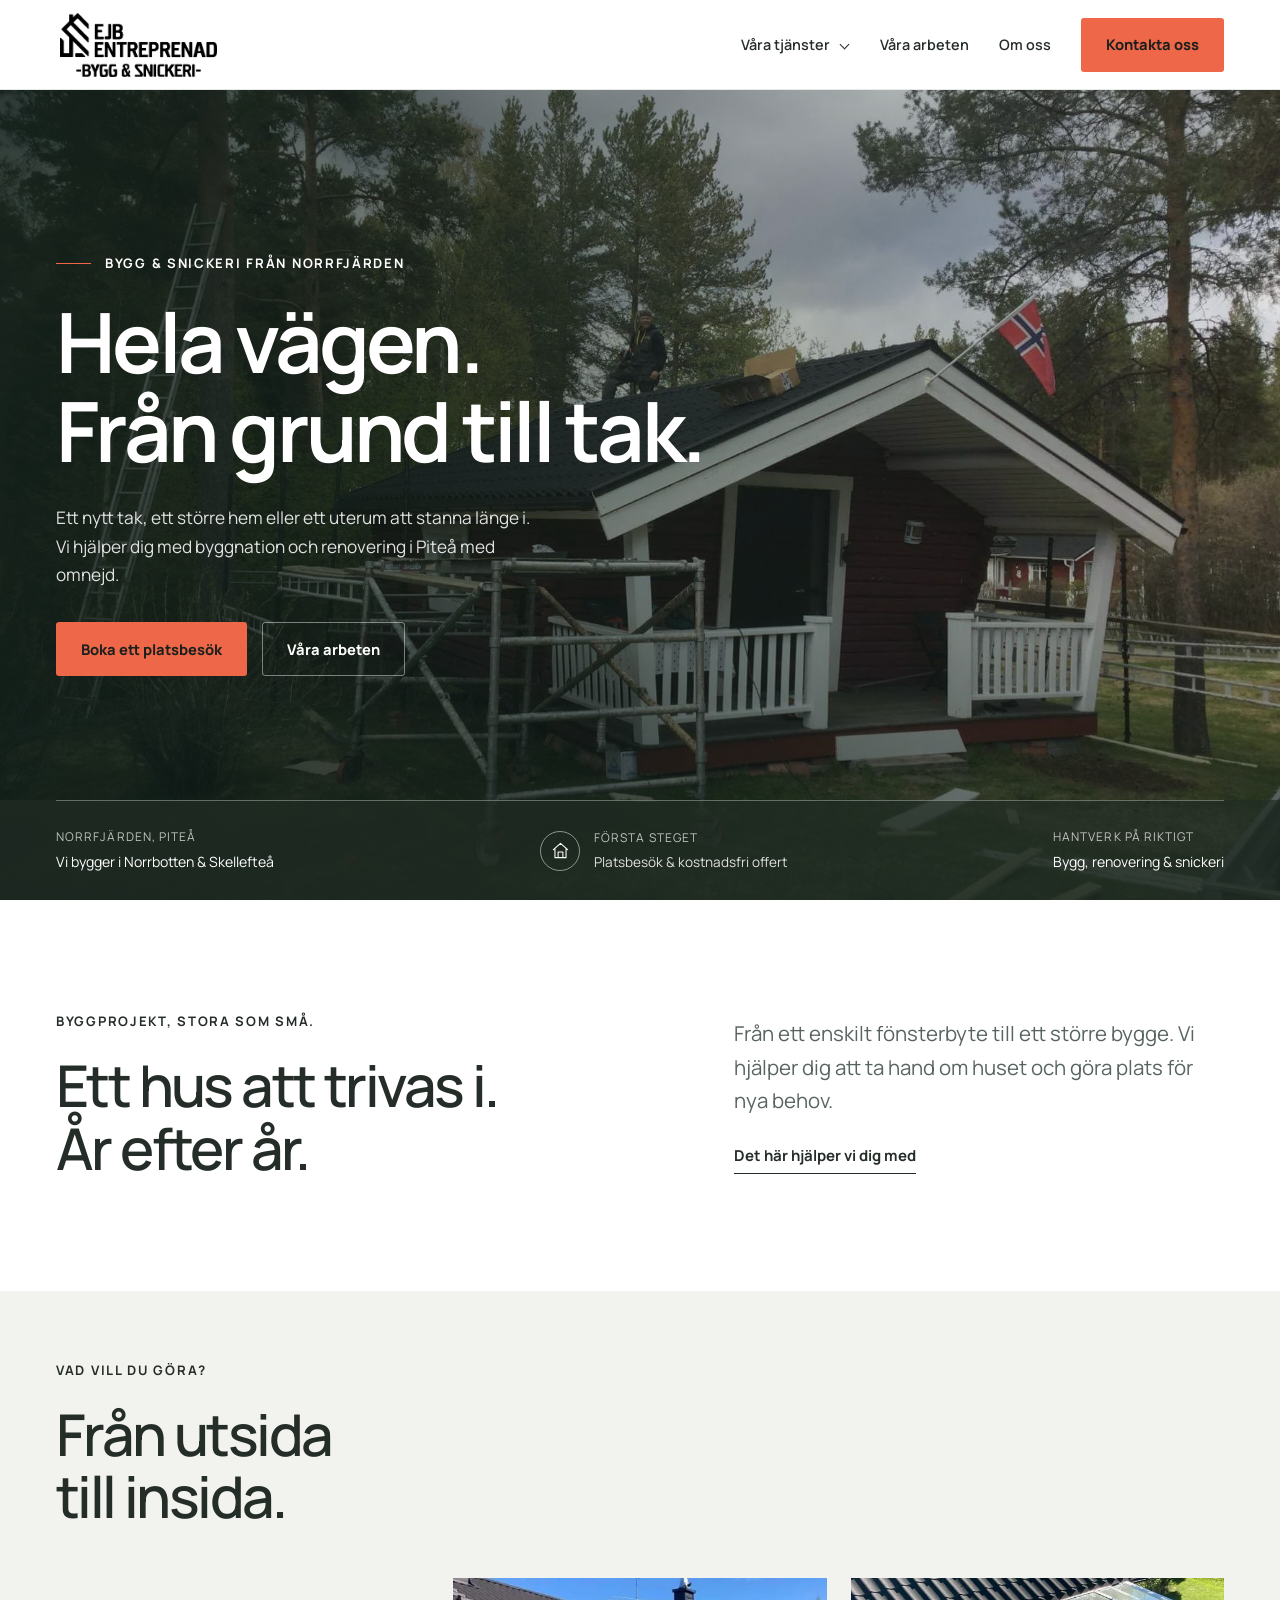
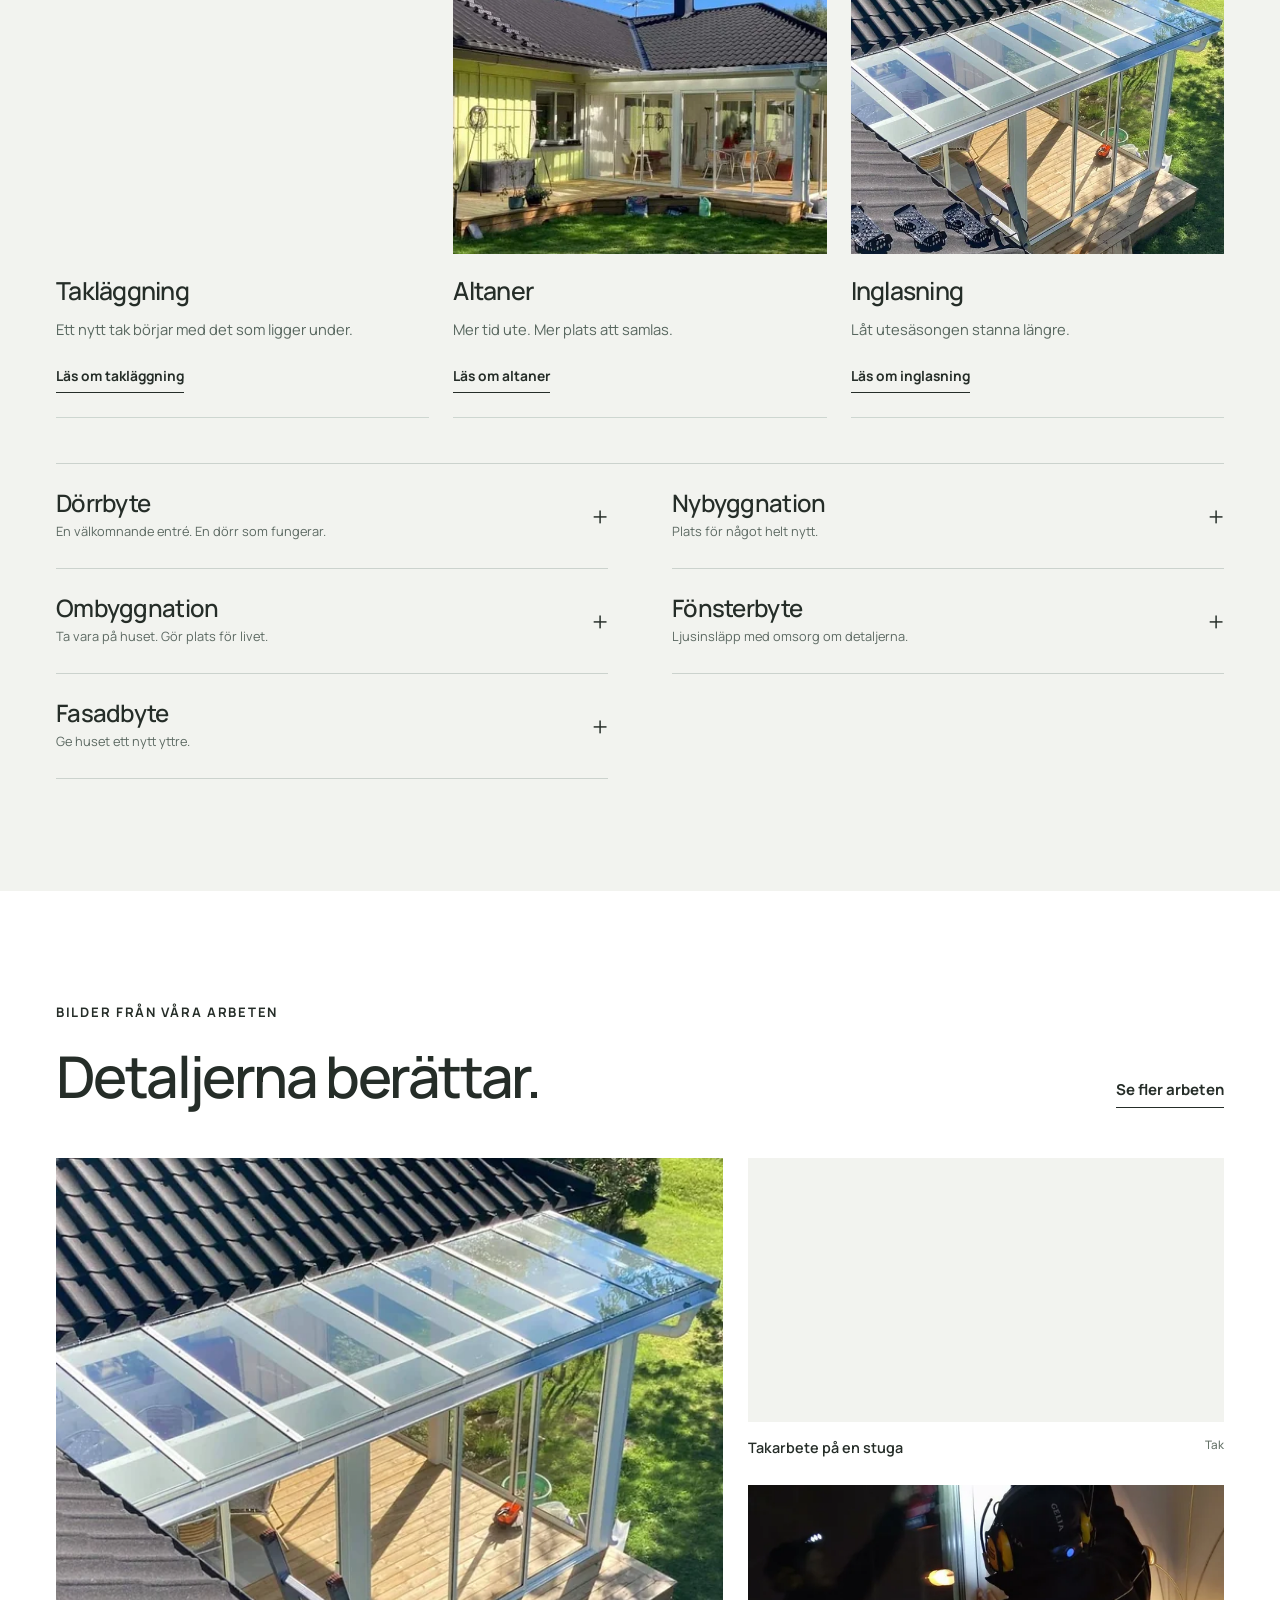
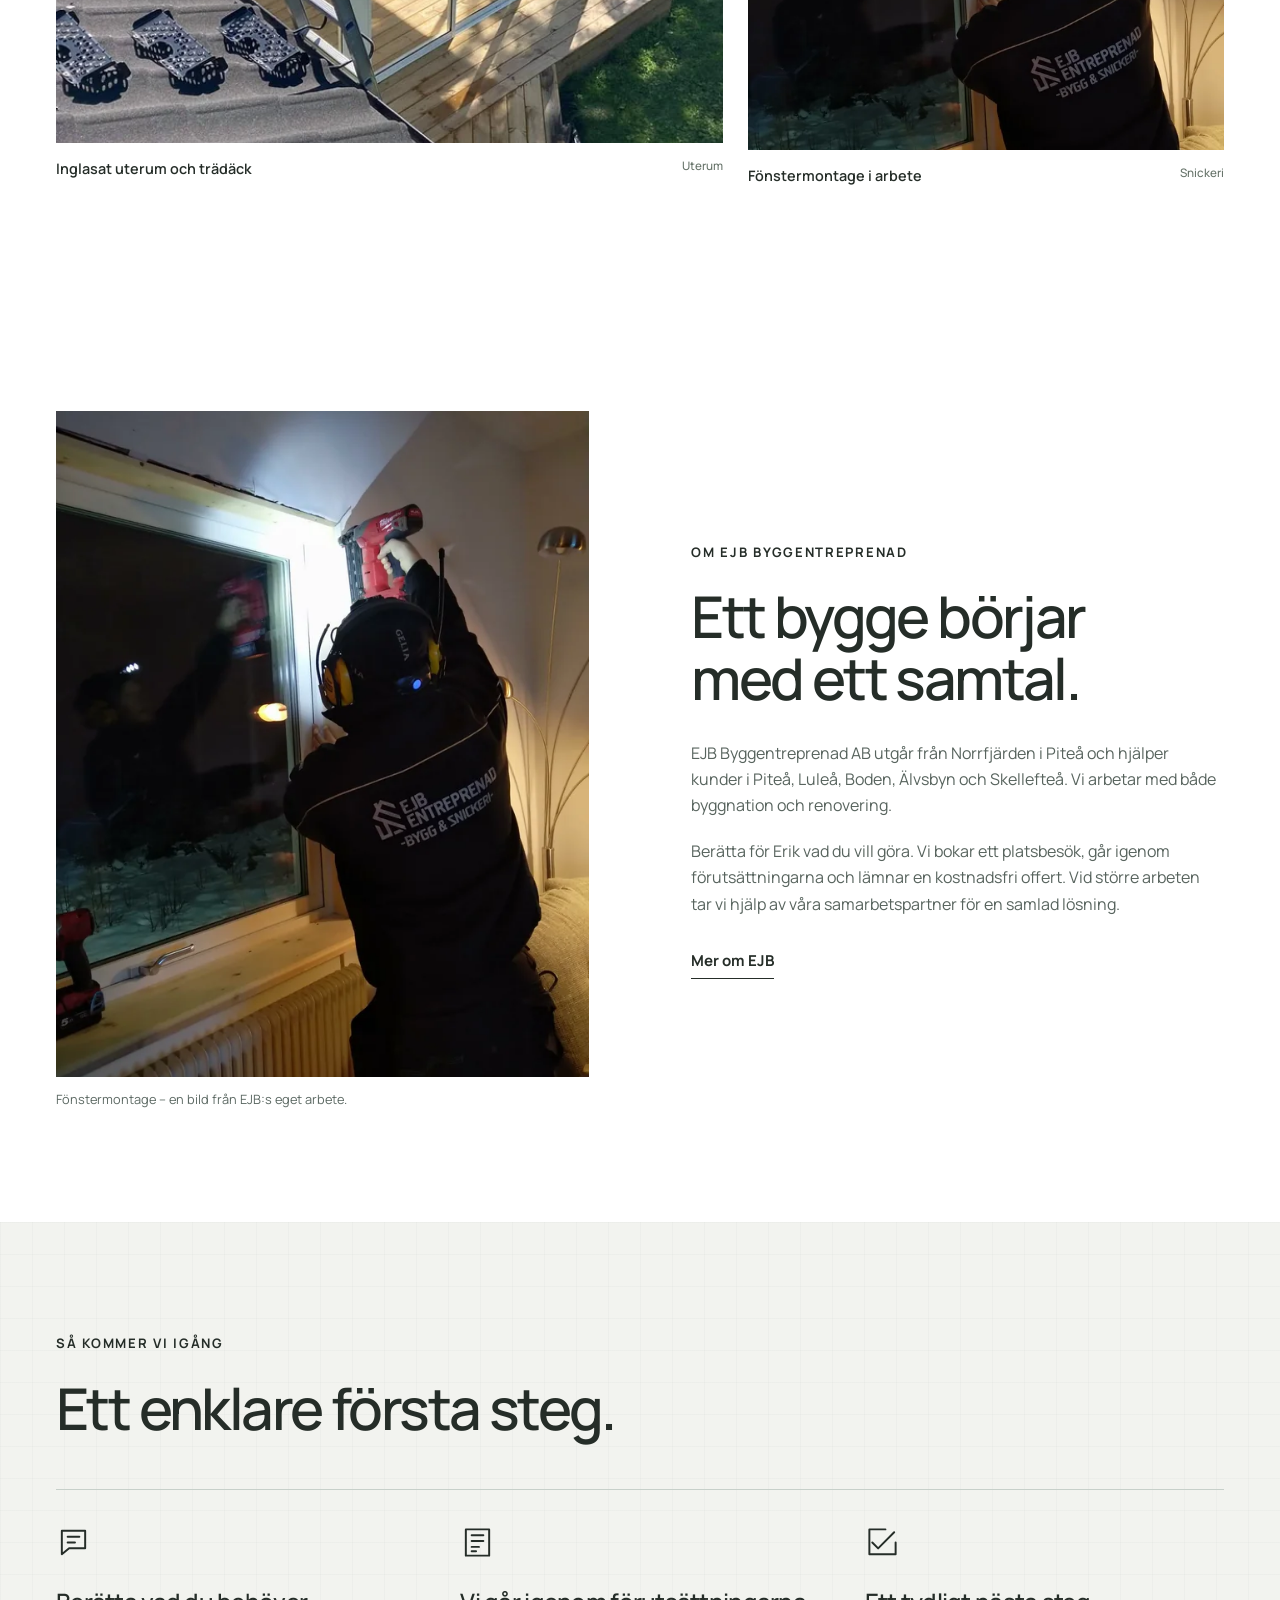
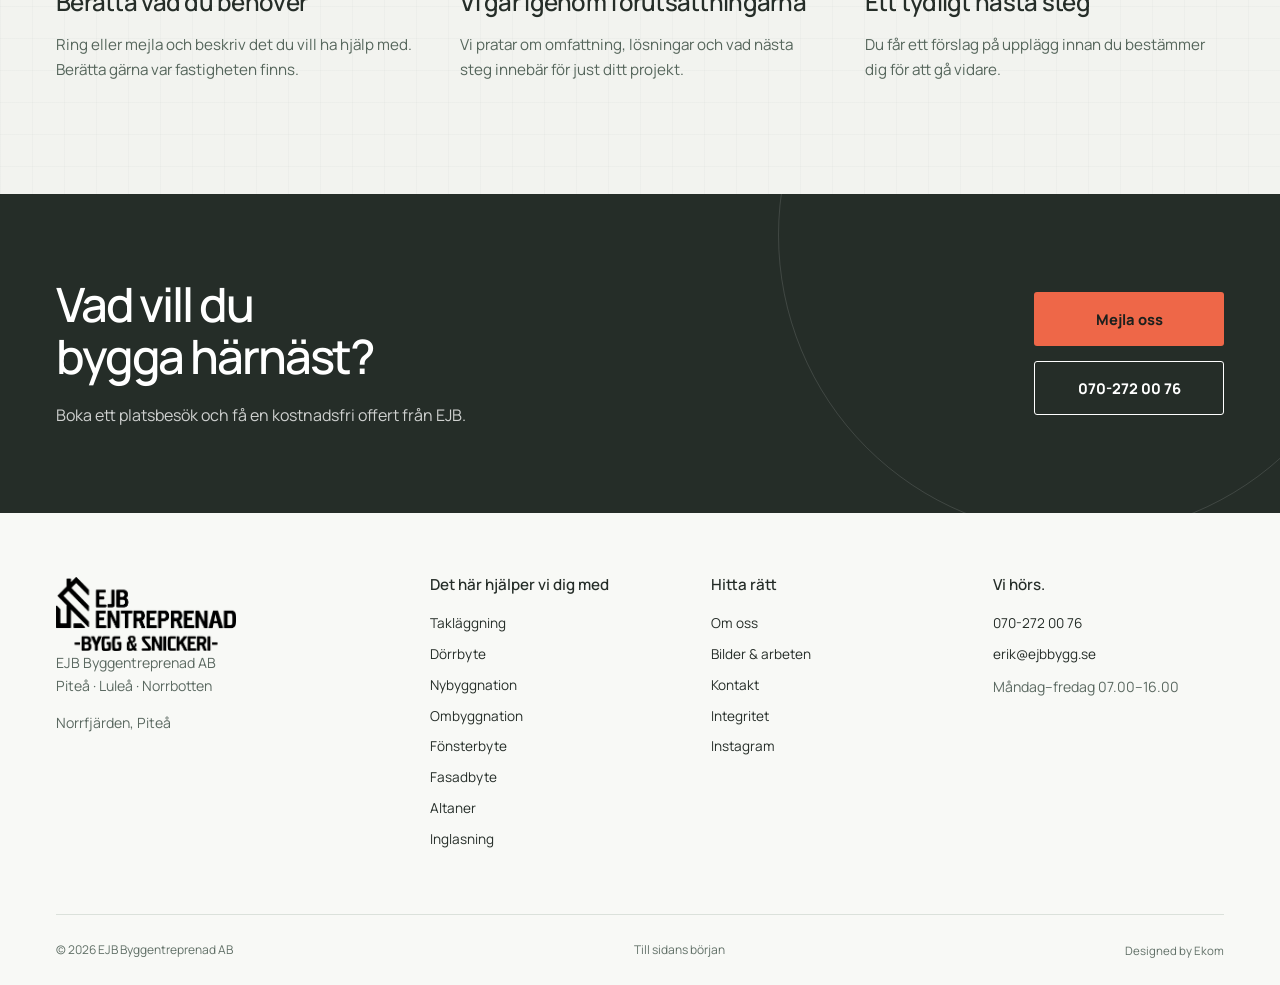
<file: index.html>
<!doctype html><html lang="sv"><head><meta charset="utf-8"><meta name="viewport" content="width=device-width, initial-scale=1"><title>Byggfirma i Piteå – bygg &amp; renovering | EJB Byggentreprenad</title><meta name="description" content="Ett nytt tak, ett större hem eller ett uterum att stanna länge i. Vi hjälper dig med byggnation och renovering i Piteå med omnejd."><meta name="theme-color" content="#252d28"><meta name="robots" content="index,follow,max-image-preview:large"><link rel="canonical" href="https://ejbbygg.se/"><meta property="og:type" content="website"><meta property="og:locale" content="sv_SE"><meta property="og:site_name" content="EJB Byggentreprenad"><meta property="og:title" content="Byggfirma i Piteå – bygg &amp; renovering | EJB Byggentreprenad"><meta property="og:description" content="Ett nytt tak, ett större hem eller ett uterum att stanna länge i. Vi hjälper dig med byggnation och renovering i Piteå med omnejd."><meta property="og:url" content="https://ejbbygg.se/"><meta property="og:image" content="https://ejbbygg.se/assets/photo-1763-1776.webp"><meta name="twitter:card" content="summary_large_image"><link rel="icon" type="image/svg+xml" href="favicon.svg"><link rel="preload" as="font" href="assets/manrope.woff2" type="font/woff2" crossorigin><link rel="stylesheet" href="styles.css"><script type="application/ld+json">{"@context": "https://schema.org", "@type": "LocalBusiness", "name": "EJB Byggentreprenad AB", "url": "https://ejbbygg.se/", "telephone": "+46702720076", "email": "erik@ejbbygg.se", "logo": "https://ejbbygg.se/assets/logo.webp", "image": "https://ejbbygg.se/assets/photo-1763-1776.webp", "areaServed": "Piteå · Luleå · Norrbotten", "sameAs": ["https://www.instagram.com/ejb_byggentreprenad_ab/"]}</script><script src="script.js" defer></script></head><body class="ejb" style="--ink:#252d28;--accent:#ee6748;--paper:#f2f3ef"><a class="skip" href="#main">Hoppa till innehållet</a><header class="site-header"><div class="wrap header-inner"><a class="brand" href="index.html" aria-label="EJB Byggentreprenad – startsida"><img src="assets/logo.webp" width="750" height="306" alt="EJB Byggentreprenad"></a><button class="menu-toggle" aria-label="Öppna eller stäng menyn" aria-expanded="false" aria-controls="site-nav"><span>Meny</span><span class="hamburger" aria-hidden="true"></span></button><nav class="site-nav" id="site-nav" aria-label="Huvudmeny"><details><summary>Våra tjänster</summary><div class="dropdown"><a href="tjanster.html">Alla tjänster</a><a href="taklaggning.html">Takläggning</a><a href="dorrbyte.html">Dörrbyte</a><a href="nybyggnation.html">Nybyggnation</a><a href="ombyggnation.html">Ombyggnation</a><a href="fonsterbyte.html">Fönsterbyte</a><a href="fasadbyte.html">Fasadbyte</a><a href="altaner.html">Altaner</a><a href="inglasning.html">Inglasning</a></div></details><a href="vara-arbeten.html">Våra arbeten</a><a href="om-oss.html">Om oss</a><a class="button " href="kontakt.html">Kontakta oss</a></nav></div></header><main id="main"><div id="top"></div><section class="hero"><img src="assets/photo-1763-1776.webp" srcset="assets/photo-1763-640.webp 640w, assets/photo-1763-1100.webp 1100w, assets/photo-1763-1776.webp 1776w" sizes="100vw" width="1776" height="1332" alt="Pågående takarbete från EJB:s bildarkiv" class="hero-photo" fetchpriority="high" loading="eager" decoding="async"><div class="wrap hero-content"><span class="label">Bygg & snickeri från Norrfjärden</span><h1>Hela vägen.<br>Från grund till tak.</h1><p>Ett nytt tak, ett större hem eller ett uterum att stanna länge i. Vi hjälper dig med byggnation och renovering i Piteå med omnejd.</p><div class="actions"><a class="button " href="kontakt.html">Boka ett platsbesök</a><a class="button secondary" href="vara-arbeten.html">Våra arbeten</a></div></div><div class="hero-bottom"><div class="wrap hero-bottom-inner"><div><small>Norrfjärden, Piteå</small><span>Vi bygger i Norrbotten & Skellefteå</span></div><div class="hero-note"><span><svg viewBox="0 0 24 24" fill="none" stroke="currentColor" stroke-width="1.35" stroke-linecap="round" stroke-linejoin="round" aria-hidden="true"><path d="M3 11 12 3l9 8 M5 10v11h14V10 M9 21v-7h6v7"/></svg></span><div><small>Första steget</small><p>Platsbesök & kostnadsfri offert</p></div></div><div><small>Hantverk på riktigt</small><span>Bygg, renovering & snickeri</span></div></div></div></section><section class="section"><div class="wrap intro-grid"><div><span class="label">Byggprojekt, stora som små.</span><h2>Ett hus att trivas i.<br>År efter år.</h2></div><div><p class="lead">Från ett enskilt fönsterbyte till ett större bygge. Vi hjälper dig att ta hand om huset och göra plats för nya behov.</p><a class="textlink" href="tjanster.html">Det här hjälper vi dig med</a></div></div></section><section class="section paper" style="padding-top:70px"><div class="wrap"><div class="section-head"><div><span class="label">Vad vill du göra?</span><h2>Från utsida<br>till insida.</h2></div><div></div></div><div class="service-grid"><a class="service-card" href="taklaggning.html"><div class="photo"><img src="assets/photo-1763-1100.webp" srcset="assets/photo-1763-640.webp 640w, assets/photo-1763-1100.webp 1100w, assets/photo-1763-1776.webp 1776w" sizes="(max-width:640px) 100vw, (max-width:950px) 50vw, 33vw" width="1776" height="1332" alt="Takläggning" class="" loading="lazy" decoding="async"></div><h3>Takläggning</h3><p>Ett nytt tak börjar med det som ligger under.</p><span class="textlink">Läs om takläggning</span></a><a class="service-card" href="altaner.html"><div class="photo"><img src="assets/photo-1769-806.webp" srcset="assets/photo-1769-640.webp 640w, assets/photo-1769-806.webp 806w" sizes="(max-width:640px) 100vw, (max-width:950px) 50vw, 33vw" width="806" height="452" alt="Altaner" class="" loading="lazy" decoding="async"></div><h3>Altaner</h3><p>Mer tid ute. Mer plats att samlas.</p><span class="textlink">Läs om altaner</span></a><a class="service-card" href="inglasning.html"><div class="photo"><img src="assets/photo-1585-1080.webp" srcset="assets/photo-1585-640.webp 640w, assets/photo-1585-1080.webp 1080w" sizes="(max-width:640px) 100vw, (max-width:950px) 50vw, 33vw" width="1080" height="1080" alt="Inglasning" class="" loading="lazy" decoding="async"></div><h3>Inglasning</h3><p>Låt utesäsongen stanna längre.</p><span class="textlink">Läs om inglasning</span></a></div><div style="margin-top:45px"><div class="services-rows"><a class="service-row" href="dorrbyte.html"><div><h3>Dörrbyte</h3><small>En välkomnande entré. En dörr som fungerar.</small></div><span class="plus" aria-hidden="true">+</span></a><a class="service-row" href="nybyggnation.html"><div><h3>Nybyggnation</h3><small>Plats för något helt nytt.</small></div><span class="plus" aria-hidden="true">+</span></a><a class="service-row" href="ombyggnation.html"><div><h3>Ombyggnation</h3><small>Ta vara på huset. Gör plats för livet.</small></div><span class="plus" aria-hidden="true">+</span></a><a class="service-row" href="fonsterbyte.html"><div><h3>Fönsterbyte</h3><small>Ljusinsläpp med omsorg om detaljerna.</small></div><span class="plus" aria-hidden="true">+</span></a><a class="service-row" href="fasadbyte.html"><div><h3>Fasadbyte</h3><small>Ge huset ett nytt yttre.</small></div><span class="plus" aria-hidden="true">+</span></a></div></div></div></section><section class="section"><div class="wrap"><div class="section-head"><div><span class="label">Bilder från våra arbeten</span><h2>Detaljerna berättar.</h2></div><div><a class="textlink" href="vara-arbeten.html">Se fler arbeten</a></div></div><div class="gallery-wide"><figure class="gallery-card" data-category="Uterum"><button type="button" data-full="assets/photo-1585-1080.webp" data-caption="Inglasat uterum och trädäck" aria-label="Visa större bild: Inglasat uterum och trädäck"><img src="assets/photo-1585-1080.webp" srcset="assets/photo-1585-640.webp 640w, assets/photo-1585-1080.webp 1080w" sizes="(max-width: 640px) 100vw, 50vw" width="1080" height="1080" alt="Inglasat uterum och trädäck" class="" loading="lazy" decoding="async"></button><figcaption>Inglasat uterum och trädäck<small>Uterum</small></figcaption></figure><figure class="gallery-card" data-category="Tak"><button type="button" data-full="assets/photo-1763-1776.webp" data-caption="Takarbete på en stuga" aria-label="Visa större bild: Takarbete på en stuga"><img src="assets/photo-1763-1100.webp" srcset="assets/photo-1763-640.webp 640w, assets/photo-1763-1100.webp 1100w, assets/photo-1763-1776.webp 1776w" sizes="(max-width: 640px) 100vw, 50vw" width="1776" height="1332" alt="Takarbete på en stuga" class="" loading="lazy" decoding="async"></button><figcaption>Takarbete på en stuga<small>Tak</small></figcaption></figure><figure class="gallery-card" data-category="Snickeri"><button type="button" data-full="assets/photo-3557-1512.webp" data-caption="Fönstermontage i arbete" aria-label="Visa större bild: Fönstermontage i arbete"><img src="assets/photo-3557-1100.webp" srcset="assets/photo-3557-640.webp 640w, assets/photo-3557-1100.webp 1100w, assets/photo-3557-1512.webp 1512w" sizes="(max-width: 640px) 100vw, 50vw" width="1512" height="2016" alt="Fönstermontage i arbete" class="" loading="lazy" decoding="async"></button><figcaption>Fönstermontage i arbete<small>Snickeri</small></figcaption></figure></div></div></section><section class="section"><div class="wrap about-grid"><figure class="about-photo"><img src="assets/photo-3557-1100.webp" srcset="assets/photo-3557-640.webp 640w, assets/photo-3557-1100.webp 1100w, assets/photo-3557-1512.webp 1512w" sizes="(max-width: 640px) 100vw, 50vw" width="1512" height="2016" alt="Fönstermontage – en bild från EJB:s eget arbete." class="" loading="lazy" decoding="async"><figcaption>Fönstermontage – en bild från EJB:s eget arbete.</figcaption></figure><div class="about-copy"><span class="label">Om EJB Byggentreprenad</span><h2>Ett bygge börjar<br>med ett samtal.</h2><p>EJB Byggentreprenad AB utgår från Norrfjärden i Piteå och hjälper kunder i Piteå, Luleå, Boden, Älvsbyn och Skellefteå. Vi arbetar med både byggnation och renovering.</p><p>Berätta för Erik vad du vill göra. Vi bokar ett platsbesök, går igenom förutsättningarna och lämnar en kostnadsfri offert. Vid större arbeten tar vi hjälp av våra samarbetspartner för en samlad lösning.</p><div class="actions"><a class="textlink" href="om-oss.html">Mer om EJB</a></div></div></div></section><section class="section blueprint"><div class="wrap"><div class="section-head"><div><span class="label">Så kommer vi igång</span><h2>Ett enklare första steg.</h2></div><div></div></div><div class="process"><div><svg viewBox="0 0 24 24" fill="none" stroke="currentColor" stroke-width="1.35" stroke-linecap="round" stroke-linejoin="round" aria-hidden="true"><path d="M4 4h16v12H9l-5 4V4Z M8 8h8 M8 12h5"/></svg><h3>Berätta vad du behöver</h3><p>Ring eller mejla och beskriv det du vill ha hjälp med. Berätta gärna var fastigheten finns.</p></div><div><svg viewBox="0 0 24 24" fill="none" stroke="currentColor" stroke-width="1.35" stroke-linecap="round" stroke-linejoin="round" aria-hidden="true"><path d="M4 3h16v18H4z M8 7h8 M8 11h8 M8 15h5 M8 18h3"/></svg><h3>Vi går igenom förutsättningarna</h3><p>Vi pratar om omfattning, lösningar och vad nästa steg innebär för just ditt projekt.</p></div><div><svg viewBox="0 0 24 24" fill="none" stroke="currentColor" stroke-width="1.35" stroke-linecap="round" stroke-linejoin="round" aria-hidden="true"><path d="M5 12l4 4L20 5 M21 12v8H3V3h11"/></svg><h3>Ett tydligt nästa steg</h3><p>Du får ett förslag på upplägg innan du bestämmer dig för att gå vidare.</p></div></div></div></section></main><section class="cta-band"><div class="wrap cta-inner"><div><h2>Vad vill du<br>bygga härnäst?</h2><p>Boka ett platsbesök och få en kostnadsfri offert från EJB.</p></div><div class="actions"><a class="button " href="mailto:erik@ejbbygg.se">Mejla oss</a><a class="button secondary" href="tel:+46702720076">070-272 00 76</a></div></div></section><footer class="footer"><div class="wrap"><div class="footer-grid"><div><a class="footer-brand" href="index.html" aria-label="EJB Byggentreprenad – startsida"><img src="assets/logo.webp" width="750" height="306" alt="EJB Byggentreprenad"></a><p>EJB Byggentreprenad AB<br>Piteå · Luleå · Norrbotten</p><p style="margin-top:14px">Norrfjärden, Piteå</p></div><div><h3>Det här hjälper vi dig med</h3><ul><li><a href="taklaggning.html">Takläggning</a></li><li><a href="dorrbyte.html">Dörrbyte</a></li><li><a href="nybyggnation.html">Nybyggnation</a></li><li><a href="ombyggnation.html">Ombyggnation</a></li><li><a href="fonsterbyte.html">Fönsterbyte</a></li><li><a href="fasadbyte.html">Fasadbyte</a></li><li><a href="altaner.html">Altaner</a></li><li><a href="inglasning.html">Inglasning</a></li></ul></div><div><h3>Hitta rätt</h3><ul><li><a href="om-oss.html">Om oss</a></li><li><a href="vara-arbeten.html">Bilder & arbeten</a></li><li><a href="kontakt.html">Kontakt</a></li><li><a href="integritet.html">Integritet</a></li><li><a href="https://www.instagram.com/ejb_byggentreprenad_ab/" target="_blank" rel="noopener noreferrer">Instagram</a></li></ul></div><div><h3>Vi hörs.</h3><ul><li><a href="tel:+46702720076">070-272 00 76</a></li><li><a href="mailto:erik@ejbbygg.se">erik@ejbbygg.se</a></li></ul><p>Måndag–fredag 07.00–16.00</p></div></div><div class="footer-bottom"><span>© 2026 EJB Byggentreprenad AB</span><a href="#top">Till sidans början</a><span class="credit">Designed by <a href="https://ekom.se" target="_blank" rel="noopener noreferrer">Ekom</a></span></div></div></footer><div class="mobile-contact" aria-label="Snabbkontakt"><a href="tel:+46702720076"><svg viewBox="0 0 24 24" fill="none" stroke="currentColor" stroke-width="1.35" stroke-linecap="round" stroke-linejoin="round" aria-hidden="true"><path d="M7 3H4a1 1 0 0 0-1 1c0 9.4 7.6 17 17 17a1 1 0 0 0 1-1v-3l-5-2-2 2a15 15 0 0 1-7-7l2-2-2-5Z"/></svg>Ring oss</a><a href="mailto:erik@ejbbygg.se"><svg viewBox="0 0 24 24" fill="none" stroke="currentColor" stroke-width="1.35" stroke-linecap="round" stroke-linejoin="round" aria-hidden="true"><path d="M3 5h18v14H3z M3 6l9 7 9-7"/></svg>Mejla oss</a></div><dialog class="lightbox" aria-label="Bildvisning"><div class="lightbox-top"><span>EJB Byggentreprenad</span><button type="button" data-close aria-label="Stäng bildvisning">Stäng ×</button></div><img alt=""><div class="lightbox-bottom"><p data-caption></p><div class="lightbox-nav"><button type="button" data-prev aria-label="Föregående bild">Föregående</button><span data-count aria-live="polite"></span><button type="button" data-next aria-label="Nästa bild">Nästa</button></div></div></dialog></body></html>
</file>
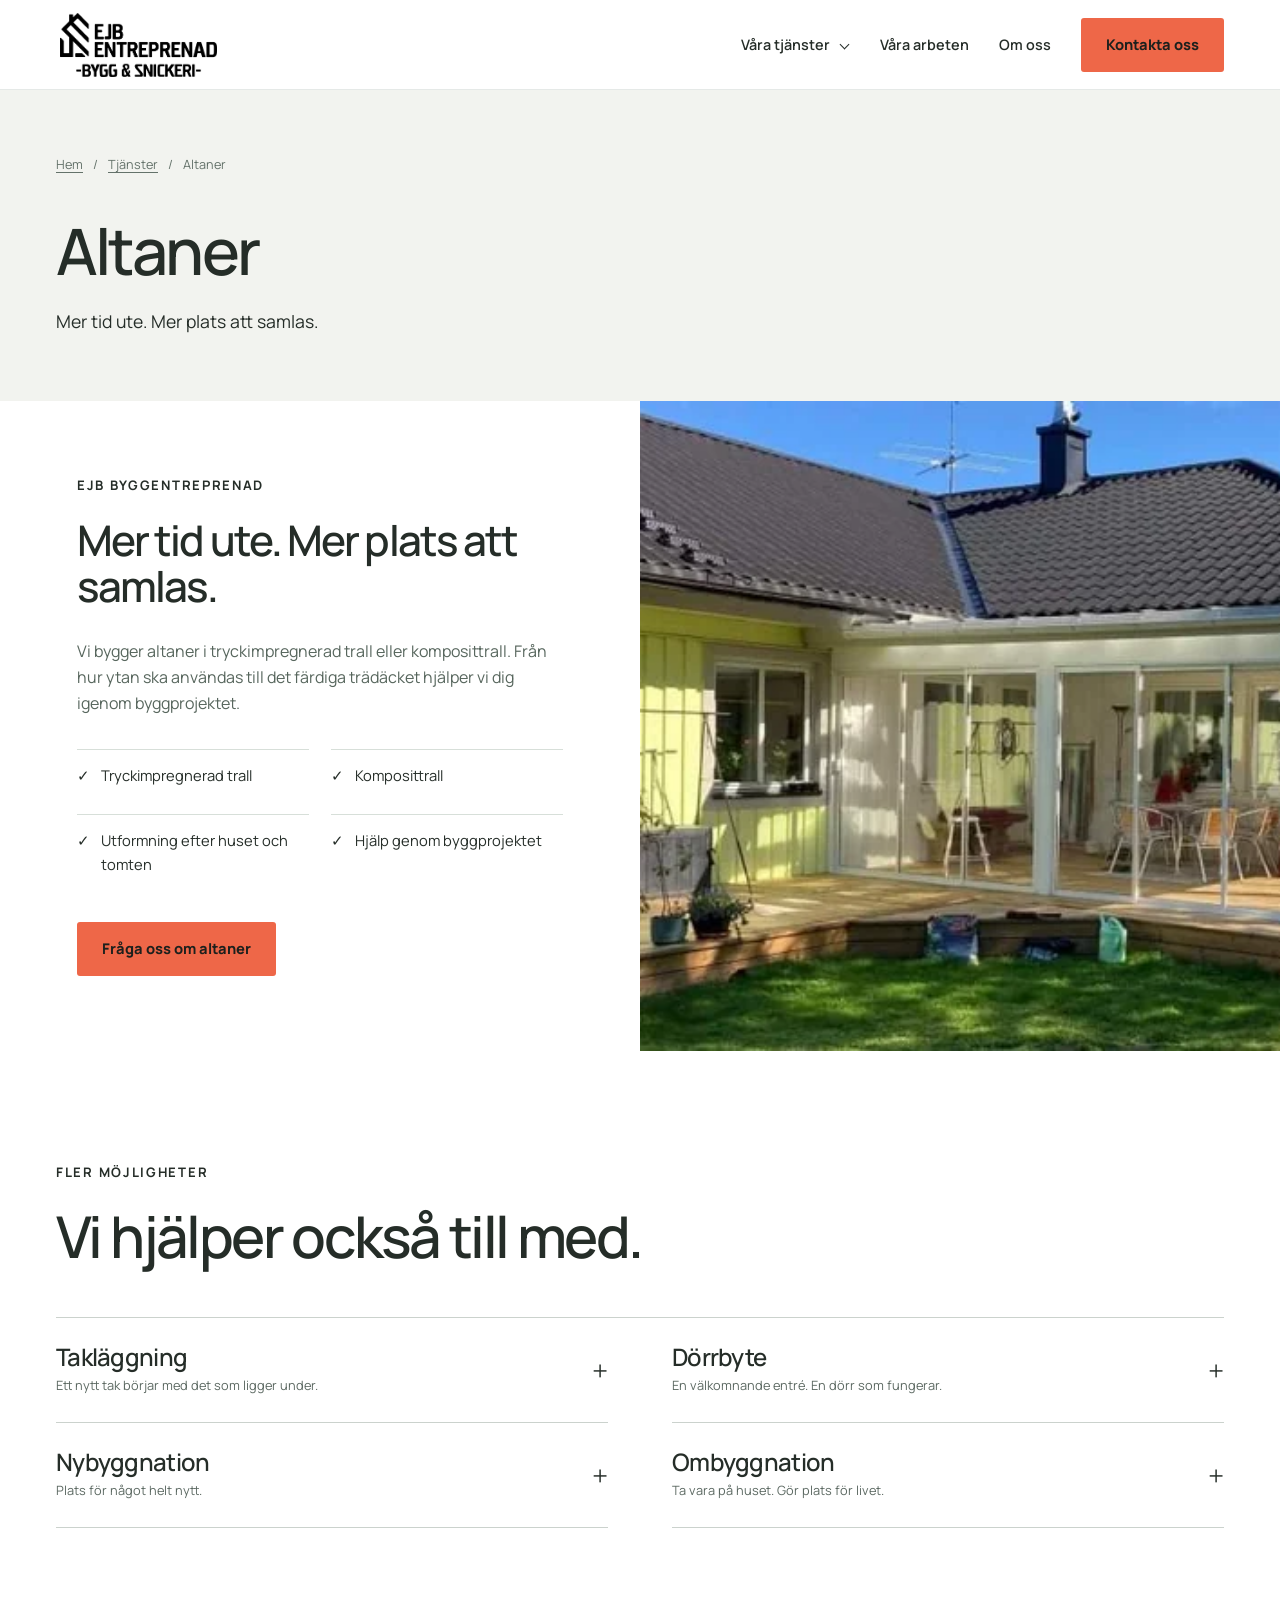
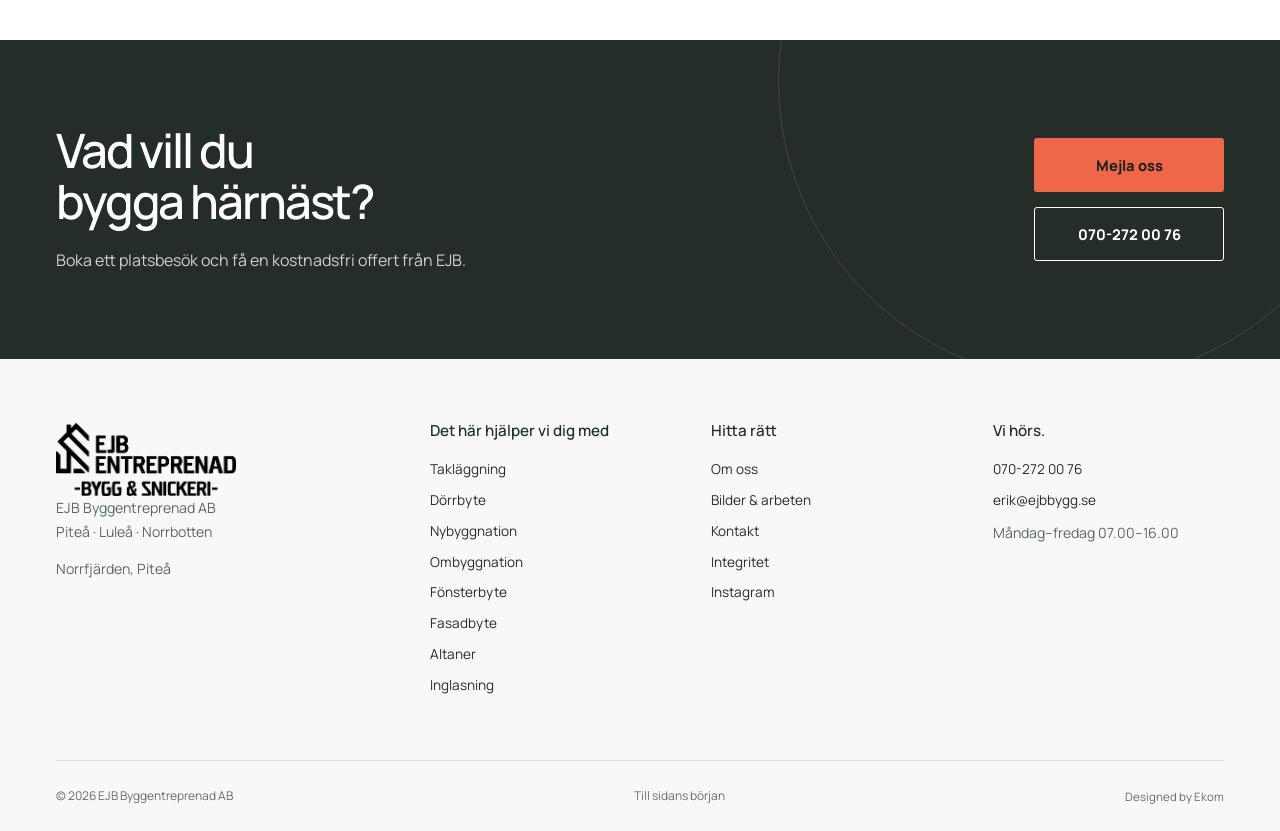
<file: altaner.html>
<!doctype html><html lang="sv"><head><meta charset="utf-8"><meta name="viewport" content="width=device-width, initial-scale=1"><title>Altaner | EJB Byggentreprenad</title><meta name="description" content="Vi bygger altaner i tryckimpregnerad trall eller komposittrall. Från hur ytan ska användas till det färdiga trädäcket hjälper vi dig igenom byggprojektet."><meta name="theme-color" content="#252d28"><meta name="robots" content="index,follow,max-image-preview:large"><link rel="canonical" href="https://ejbbygg.se/altaner.html"><meta property="og:type" content="website"><meta property="og:locale" content="sv_SE"><meta property="og:site_name" content="EJB Byggentreprenad"><meta property="og:title" content="Altaner | EJB Byggentreprenad"><meta property="og:description" content="Vi bygger altaner i tryckimpregnerad trall eller komposittrall. Från hur ytan ska användas till det färdiga trädäcket hjälper vi dig igenom byggprojektet."><meta property="og:url" content="https://ejbbygg.se/altaner.html"><meta property="og:image" content="https://ejbbygg.se/assets/photo-1769-806.webp"><meta name="twitter:card" content="summary_large_image"><link rel="icon" type="image/svg+xml" href="favicon.svg"><link rel="preload" as="font" href="assets/manrope.woff2" type="font/woff2" crossorigin><link rel="stylesheet" href="styles.css"><script type="application/ld+json">{"@context": "https://schema.org", "@type": "LocalBusiness", "name": "EJB Byggentreprenad AB", "url": "https://ejbbygg.se/", "telephone": "+46702720076", "email": "erik@ejbbygg.se", "logo": "https://ejbbygg.se/assets/logo.webp", "image": "https://ejbbygg.se/assets/photo-1769-806.webp", "areaServed": "Piteå · Luleå · Norrbotten", "sameAs": ["https://www.instagram.com/ejb_byggentreprenad_ab/"]}</script><script type="application/ld+json">{"@context": "https://schema.org", "@type": "BreadcrumbList", "itemListElement": [{"@type": "ListItem", "position": 1, "name": "Hem", "item": "https://ejbbygg.se/"}, {"@type": "ListItem", "position": 2, "name": "Altaner", "item": "https://ejbbygg.se/altaner.html"}]}</script><script src="script.js" defer></script></head><body class="ejb" style="--ink:#252d28;--accent:#ee6748;--paper:#f2f3ef"><a class="skip" href="#main">Hoppa till innehållet</a><header class="site-header"><div class="wrap header-inner"><a class="brand" href="index.html" aria-label="EJB Byggentreprenad – startsida"><img src="assets/logo.webp" width="750" height="306" alt="EJB Byggentreprenad"></a><button class="menu-toggle" aria-label="Öppna eller stäng menyn" aria-expanded="false" aria-controls="site-nav"><span>Meny</span><span class="hamburger" aria-hidden="true"></span></button><nav class="site-nav" id="site-nav" aria-label="Huvudmeny"><details><summary>Våra tjänster</summary><div class="dropdown"><a href="tjanster.html">Alla tjänster</a><a href="taklaggning.html">Takläggning</a><a href="dorrbyte.html">Dörrbyte</a><a href="nybyggnation.html">Nybyggnation</a><a href="ombyggnation.html">Ombyggnation</a><a href="fonsterbyte.html">Fönsterbyte</a><a href="fasadbyte.html">Fasadbyte</a><a href="altaner.html">Altaner</a><a href="inglasning.html">Inglasning</a></div></details><a href="vara-arbeten.html">Våra arbeten</a><a href="om-oss.html">Om oss</a><a class="button " href="kontakt.html">Kontakta oss</a></nav></div></header><main id="main"><div id="top"></div><section class="page-heading"><div class="wrap"><nav class="breadcrumbs" aria-label="Brödsmulor"><a href="index.html">Hem</a><span>/</span><a href="tjanster.html">Tjänster</a><span>/</span><span aria-current="page">Altaner</span></nav><h1>Altaner</h1><p>Mer tid ute. Mer plats att samlas.</p></div></section><section class="service-lead"><div class="copy"><span class="label">EJB Byggentreprenad</span><h2>Mer tid ute. Mer plats att samlas.</h2><p>Vi bygger altaner i tryckimpregnerad trall eller komposittrall. Från hur ytan ska användas till det färdiga trädäcket hjälper vi dig igenom byggprojektet.</p><ul class="included"><li>Tryckimpregnerad trall</li><li>Komposittrall</li><li>Utformning efter huset och tomten</li><li>Hjälp genom byggprojektet</li></ul><div class="actions"><a class="button " href="kontakt.html?amne=Altaner">Fråga oss om altaner</a></div></div><figure class="service-image"><img src="assets/photo-1769-806.webp" srcset="assets/photo-1769-640.webp 640w, assets/photo-1769-806.webp 806w" sizes="(max-width: 640px) 100vw, 50vw" width="806" height="452" alt="Altaner" class="" fetchpriority="high" loading="eager" decoding="async"></figure></section><section class="section"><div class="wrap"><div class="section-head"><div><span class="label">Fler möjligheter</span><h2>Vi hjälper också till med.</h2></div><div></div></div><div class="services-rows"><a class="service-row" href="taklaggning.html"><div><h3>Takläggning</h3><small>Ett nytt tak börjar med det som ligger under.</small></div><span class="plus" aria-hidden="true">+</span></a><a class="service-row" href="dorrbyte.html"><div><h3>Dörrbyte</h3><small>En välkomnande entré. En dörr som fungerar.</small></div><span class="plus" aria-hidden="true">+</span></a><a class="service-row" href="nybyggnation.html"><div><h3>Nybyggnation</h3><small>Plats för något helt nytt.</small></div><span class="plus" aria-hidden="true">+</span></a><a class="service-row" href="ombyggnation.html"><div><h3>Ombyggnation</h3><small>Ta vara på huset. Gör plats för livet.</small></div><span class="plus" aria-hidden="true">+</span></a></div></div></section></main><section class="cta-band"><div class="wrap cta-inner"><div><h2>Vad vill du<br>bygga härnäst?</h2><p>Boka ett platsbesök och få en kostnadsfri offert från EJB.</p></div><div class="actions"><a class="button " href="mailto:erik@ejbbygg.se">Mejla oss</a><a class="button secondary" href="tel:+46702720076">070-272 00 76</a></div></div></section><footer class="footer"><div class="wrap"><div class="footer-grid"><div><a class="footer-brand" href="index.html" aria-label="EJB Byggentreprenad – startsida"><img src="assets/logo.webp" width="750" height="306" alt="EJB Byggentreprenad"></a><p>EJB Byggentreprenad AB<br>Piteå · Luleå · Norrbotten</p><p style="margin-top:14px">Norrfjärden, Piteå</p></div><div><h3>Det här hjälper vi dig med</h3><ul><li><a href="taklaggning.html">Takläggning</a></li><li><a href="dorrbyte.html">Dörrbyte</a></li><li><a href="nybyggnation.html">Nybyggnation</a></li><li><a href="ombyggnation.html">Ombyggnation</a></li><li><a href="fonsterbyte.html">Fönsterbyte</a></li><li><a href="fasadbyte.html">Fasadbyte</a></li><li><a href="altaner.html">Altaner</a></li><li><a href="inglasning.html">Inglasning</a></li></ul></div><div><h3>Hitta rätt</h3><ul><li><a href="om-oss.html">Om oss</a></li><li><a href="vara-arbeten.html">Bilder & arbeten</a></li><li><a href="kontakt.html">Kontakt</a></li><li><a href="integritet.html">Integritet</a></li><li><a href="https://www.instagram.com/ejb_byggentreprenad_ab/" target="_blank" rel="noopener noreferrer">Instagram</a></li></ul></div><div><h3>Vi hörs.</h3><ul><li><a href="tel:+46702720076">070-272 00 76</a></li><li><a href="mailto:erik@ejbbygg.se">erik@ejbbygg.se</a></li></ul><p>Måndag–fredag 07.00–16.00</p></div></div><div class="footer-bottom"><span>© 2026 EJB Byggentreprenad AB</span><a href="#top">Till sidans början</a><span class="credit">Designed by <a href="https://ekom.se" target="_blank" rel="noopener noreferrer">Ekom</a></span></div></div></footer><div class="mobile-contact" aria-label="Snabbkontakt"><a href="tel:+46702720076"><svg viewBox="0 0 24 24" fill="none" stroke="currentColor" stroke-width="1.35" stroke-linecap="round" stroke-linejoin="round" aria-hidden="true"><path d="M7 3H4a1 1 0 0 0-1 1c0 9.4 7.6 17 17 17a1 1 0 0 0 1-1v-3l-5-2-2 2a15 15 0 0 1-7-7l2-2-2-5Z"/></svg>Ring oss</a><a href="mailto:erik@ejbbygg.se"><svg viewBox="0 0 24 24" fill="none" stroke="currentColor" stroke-width="1.35" stroke-linecap="round" stroke-linejoin="round" aria-hidden="true"><path d="M3 5h18v14H3z M3 6l9 7 9-7"/></svg>Mejla oss</a></div><dialog class="lightbox" aria-label="Bildvisning"><div class="lightbox-top"><span>EJB Byggentreprenad</span><button type="button" data-close aria-label="Stäng bildvisning">Stäng ×</button></div><img alt=""><div class="lightbox-bottom"><p data-caption></p><div class="lightbox-nav"><button type="button" data-prev aria-label="Föregående bild">Föregående</button><span data-count aria-live="polite"></span><button type="button" data-next aria-label="Nästa bild">Nästa</button></div></div></dialog></body></html>
</file>
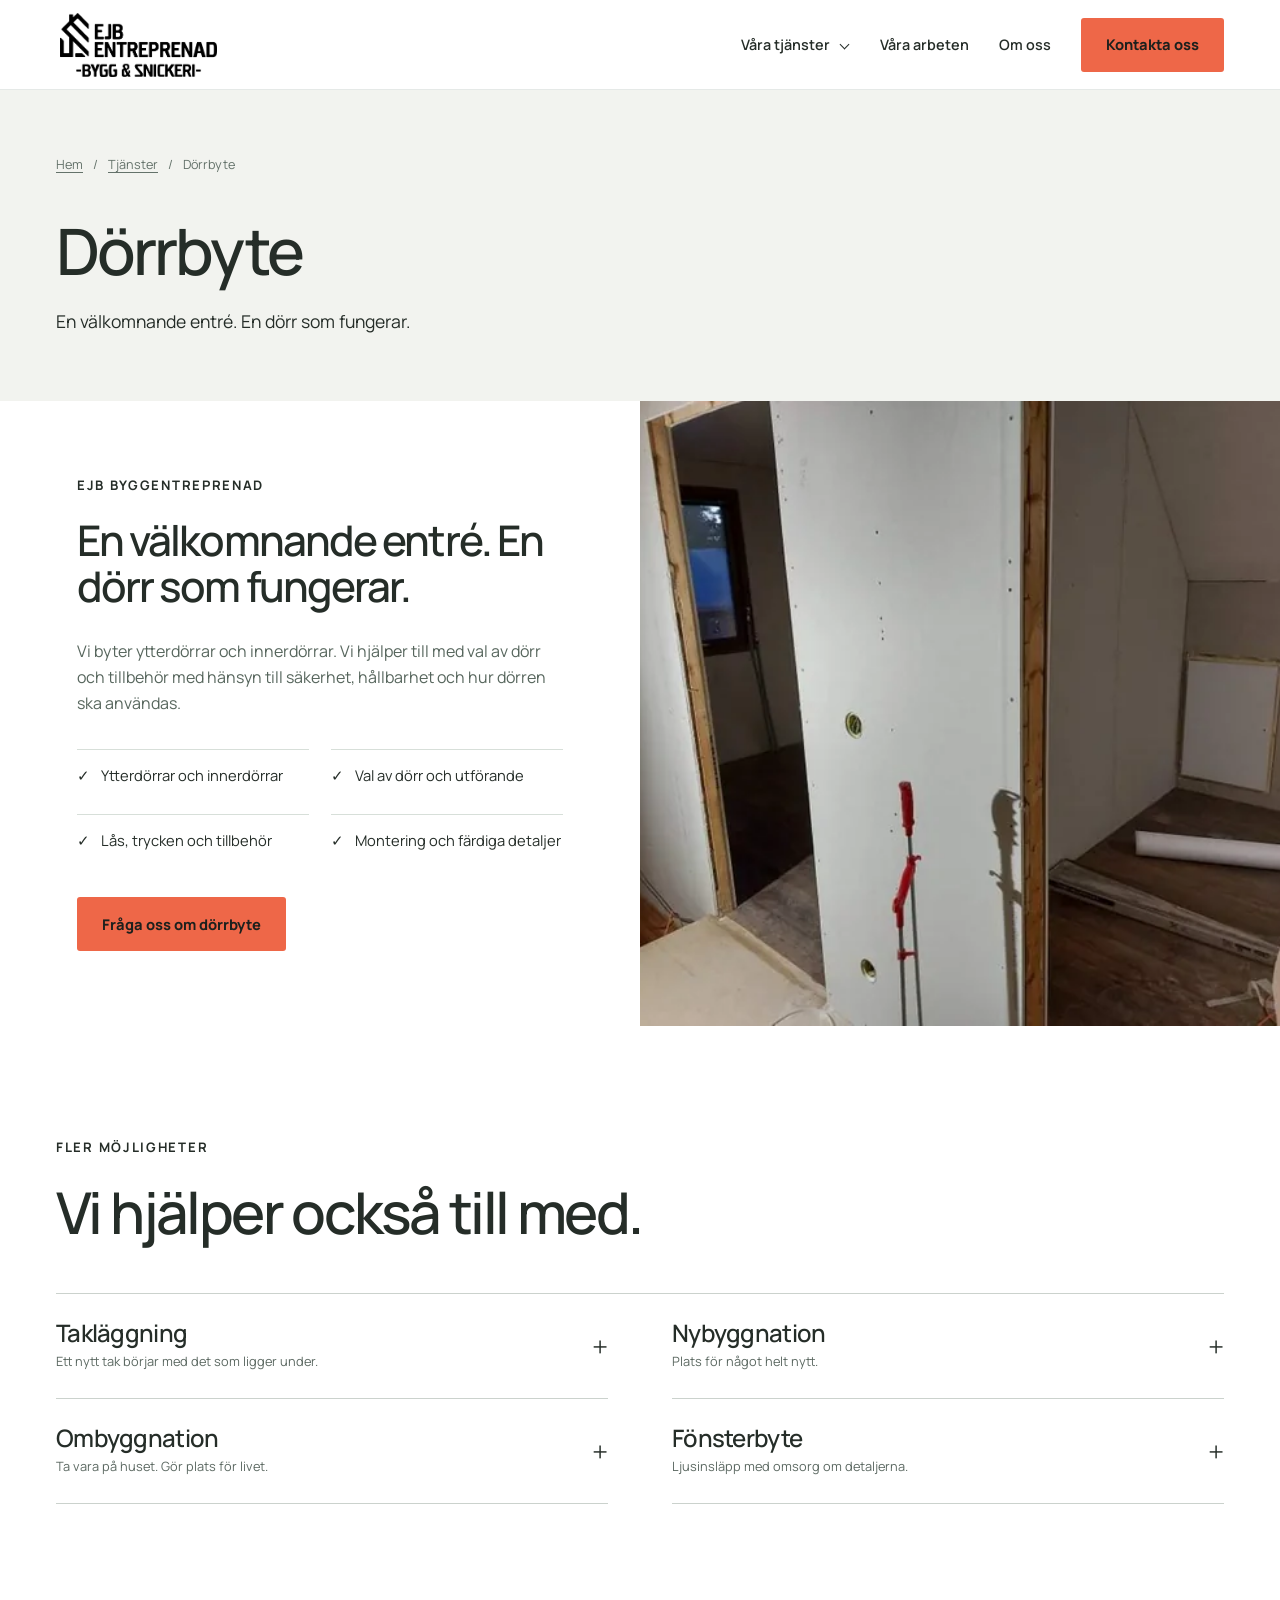
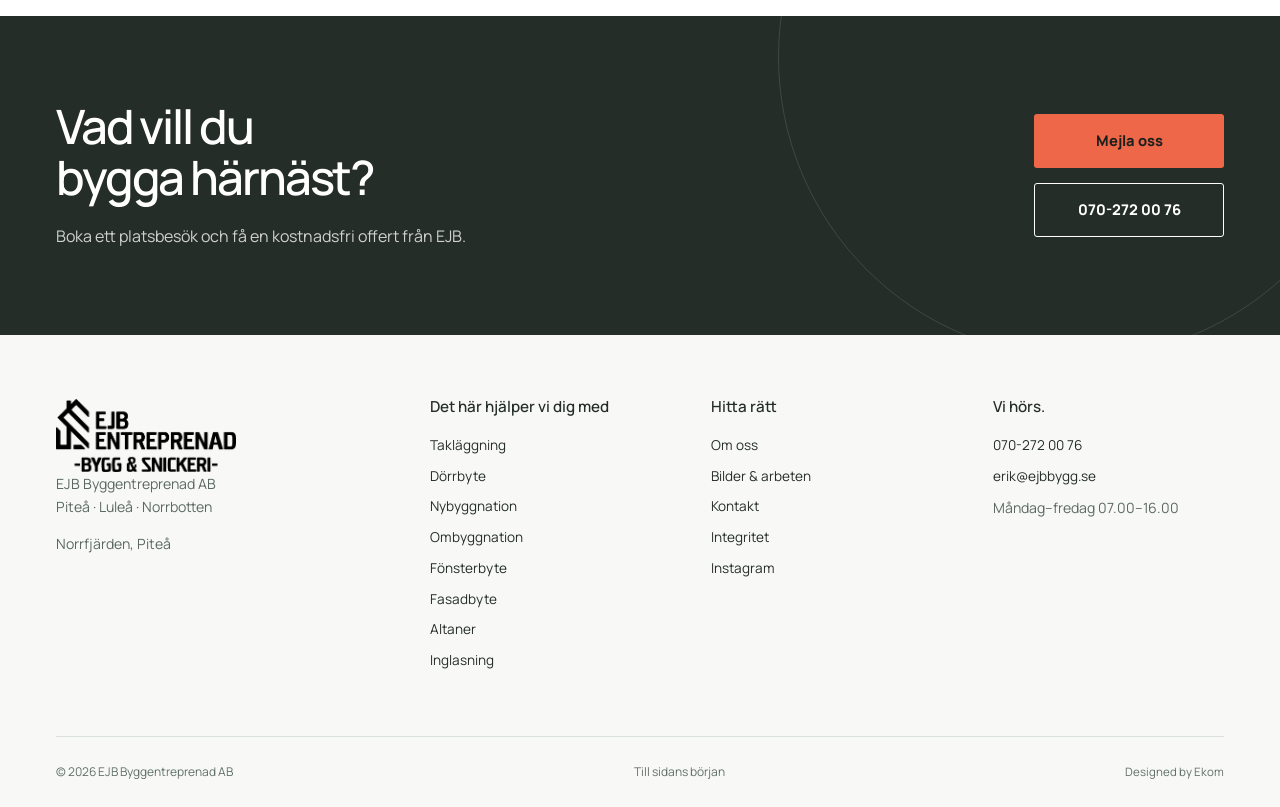
<file: dorrbyte.html>
<!doctype html><html lang="sv"><head><meta charset="utf-8"><meta name="viewport" content="width=device-width, initial-scale=1"><title>Dörrbyte | EJB Byggentreprenad</title><meta name="description" content="Vi byter ytterdörrar och innerdörrar. Vi hjälper till med val av dörr och tillbehör med hänsyn till säkerhet, hållbarhet och hur dörren ska användas."><meta name="theme-color" content="#252d28"><meta name="robots" content="index,follow,max-image-preview:large"><link rel="canonical" href="https://ejbbygg.se/dorrbyte.html"><meta property="og:type" content="website"><meta property="og:locale" content="sv_SE"><meta property="og:site_name" content="EJB Byggentreprenad"><meta property="og:title" content="Dörrbyte | EJB Byggentreprenad"><meta property="og:description" content="Vi byter ytterdörrar och innerdörrar. Vi hjälper till med val av dörr och tillbehör med hänsyn till säkerhet, hållbarhet och hur dörren ska användas."><meta property="og:url" content="https://ejbbygg.se/dorrbyte.html"><meta property="og:image" content="https://ejbbygg.se/assets/photo-1756-867.webp"><meta name="twitter:card" content="summary_large_image"><link rel="icon" type="image/svg+xml" href="favicon.svg"><link rel="preload" as="font" href="assets/manrope.woff2" type="font/woff2" crossorigin><link rel="stylesheet" href="styles.css"><script type="application/ld+json">{"@context": "https://schema.org", "@type": "LocalBusiness", "name": "EJB Byggentreprenad AB", "url": "https://ejbbygg.se/", "telephone": "+46702720076", "email": "erik@ejbbygg.se", "logo": "https://ejbbygg.se/assets/logo.webp", "image": "https://ejbbygg.se/assets/photo-1756-867.webp", "areaServed": "Piteå · Luleå · Norrbotten", "sameAs": ["https://www.instagram.com/ejb_byggentreprenad_ab/"]}</script><script type="application/ld+json">{"@context": "https://schema.org", "@type": "BreadcrumbList", "itemListElement": [{"@type": "ListItem", "position": 1, "name": "Hem", "item": "https://ejbbygg.se/"}, {"@type": "ListItem", "position": 2, "name": "Dörrbyte", "item": "https://ejbbygg.se/dorrbyte.html"}]}</script><script src="script.js" defer></script></head><body class="ejb" style="--ink:#252d28;--accent:#ee6748;--paper:#f2f3ef"><a class="skip" href="#main">Hoppa till innehållet</a><header class="site-header"><div class="wrap header-inner"><a class="brand" href="index.html" aria-label="EJB Byggentreprenad – startsida"><img src="assets/logo.webp" width="750" height="306" alt="EJB Byggentreprenad"></a><button class="menu-toggle" aria-label="Öppna eller stäng menyn" aria-expanded="false" aria-controls="site-nav"><span>Meny</span><span class="hamburger" aria-hidden="true"></span></button><nav class="site-nav" id="site-nav" aria-label="Huvudmeny"><details><summary>Våra tjänster</summary><div class="dropdown"><a href="tjanster.html">Alla tjänster</a><a href="taklaggning.html">Takläggning</a><a href="dorrbyte.html">Dörrbyte</a><a href="nybyggnation.html">Nybyggnation</a><a href="ombyggnation.html">Ombyggnation</a><a href="fonsterbyte.html">Fönsterbyte</a><a href="fasadbyte.html">Fasadbyte</a><a href="altaner.html">Altaner</a><a href="inglasning.html">Inglasning</a></div></details><a href="vara-arbeten.html">Våra arbeten</a><a href="om-oss.html">Om oss</a><a class="button " href="kontakt.html">Kontakta oss</a></nav></div></header><main id="main"><div id="top"></div><section class="page-heading"><div class="wrap"><nav class="breadcrumbs" aria-label="Brödsmulor"><a href="index.html">Hem</a><span>/</span><a href="tjanster.html">Tjänster</a><span>/</span><span aria-current="page">Dörrbyte</span></nav><h1>Dörrbyte</h1><p>En välkomnande entré. En dörr som fungerar.</p></div></section><section class="service-lead"><div class="copy"><span class="label">EJB Byggentreprenad</span><h2>En välkomnande entré. En dörr som fungerar.</h2><p>Vi byter ytterdörrar och innerdörrar. Vi hjälper till med val av dörr och tillbehör med hänsyn till säkerhet, hållbarhet och hur dörren ska användas.</p><ul class="included"><li>Ytterdörrar och innerdörrar</li><li>Val av dörr och utförande</li><li>Lås, trycken och tillbehör</li><li>Montering och färdiga detaljer</li></ul><div class="actions"><a class="button " href="kontakt.html?amne=D%C3%B6rrbyte">Fråga oss om dörrbyte</a></div></div><figure class="service-image"><img src="assets/photo-1756-867.webp" srcset="assets/photo-1756-640.webp 640w, assets/photo-1756-867.webp 867w" sizes="(max-width: 640px) 100vw, 50vw" width="867" height="651" alt="Dörrbyte" class="" fetchpriority="high" loading="eager" decoding="async"></figure></section><section class="section"><div class="wrap"><div class="section-head"><div><span class="label">Fler möjligheter</span><h2>Vi hjälper också till med.</h2></div><div></div></div><div class="services-rows"><a class="service-row" href="taklaggning.html"><div><h3>Takläggning</h3><small>Ett nytt tak börjar med det som ligger under.</small></div><span class="plus" aria-hidden="true">+</span></a><a class="service-row" href="nybyggnation.html"><div><h3>Nybyggnation</h3><small>Plats för något helt nytt.</small></div><span class="plus" aria-hidden="true">+</span></a><a class="service-row" href="ombyggnation.html"><div><h3>Ombyggnation</h3><small>Ta vara på huset. Gör plats för livet.</small></div><span class="plus" aria-hidden="true">+</span></a><a class="service-row" href="fonsterbyte.html"><div><h3>Fönsterbyte</h3><small>Ljusinsläpp med omsorg om detaljerna.</small></div><span class="plus" aria-hidden="true">+</span></a></div></div></section></main><section class="cta-band"><div class="wrap cta-inner"><div><h2>Vad vill du<br>bygga härnäst?</h2><p>Boka ett platsbesök och få en kostnadsfri offert från EJB.</p></div><div class="actions"><a class="button " href="mailto:erik@ejbbygg.se">Mejla oss</a><a class="button secondary" href="tel:+46702720076">070-272 00 76</a></div></div></section><footer class="footer"><div class="wrap"><div class="footer-grid"><div><a class="footer-brand" href="index.html" aria-label="EJB Byggentreprenad – startsida"><img src="assets/logo.webp" width="750" height="306" alt="EJB Byggentreprenad"></a><p>EJB Byggentreprenad AB<br>Piteå · Luleå · Norrbotten</p><p style="margin-top:14px">Norrfjärden, Piteå</p></div><div><h3>Det här hjälper vi dig med</h3><ul><li><a href="taklaggning.html">Takläggning</a></li><li><a href="dorrbyte.html">Dörrbyte</a></li><li><a href="nybyggnation.html">Nybyggnation</a></li><li><a href="ombyggnation.html">Ombyggnation</a></li><li><a href="fonsterbyte.html">Fönsterbyte</a></li><li><a href="fasadbyte.html">Fasadbyte</a></li><li><a href="altaner.html">Altaner</a></li><li><a href="inglasning.html">Inglasning</a></li></ul></div><div><h3>Hitta rätt</h3><ul><li><a href="om-oss.html">Om oss</a></li><li><a href="vara-arbeten.html">Bilder & arbeten</a></li><li><a href="kontakt.html">Kontakt</a></li><li><a href="integritet.html">Integritet</a></li><li><a href="https://www.instagram.com/ejb_byggentreprenad_ab/" target="_blank" rel="noopener noreferrer">Instagram</a></li></ul></div><div><h3>Vi hörs.</h3><ul><li><a href="tel:+46702720076">070-272 00 76</a></li><li><a href="mailto:erik@ejbbygg.se">erik@ejbbygg.se</a></li></ul><p>Måndag–fredag 07.00–16.00</p></div></div><div class="footer-bottom"><span>© 2026 EJB Byggentreprenad AB</span><a href="#top">Till sidans början</a><span class="credit">Designed by <a href="https://ekom.se" target="_blank" rel="noopener noreferrer">Ekom</a></span></div></div></footer><div class="mobile-contact" aria-label="Snabbkontakt"><a href="tel:+46702720076"><svg viewBox="0 0 24 24" fill="none" stroke="currentColor" stroke-width="1.35" stroke-linecap="round" stroke-linejoin="round" aria-hidden="true"><path d="M7 3H4a1 1 0 0 0-1 1c0 9.4 7.6 17 17 17a1 1 0 0 0 1-1v-3l-5-2-2 2a15 15 0 0 1-7-7l2-2-2-5Z"/></svg>Ring oss</a><a href="mailto:erik@ejbbygg.se"><svg viewBox="0 0 24 24" fill="none" stroke="currentColor" stroke-width="1.35" stroke-linecap="round" stroke-linejoin="round" aria-hidden="true"><path d="M3 5h18v14H3z M3 6l9 7 9-7"/></svg>Mejla oss</a></div><dialog class="lightbox" aria-label="Bildvisning"><div class="lightbox-top"><span>EJB Byggentreprenad</span><button type="button" data-close aria-label="Stäng bildvisning">Stäng ×</button></div><img alt=""><div class="lightbox-bottom"><p data-caption></p><div class="lightbox-nav"><button type="button" data-prev aria-label="Föregående bild">Föregående</button><span data-count aria-live="polite"></span><button type="button" data-next aria-label="Nästa bild">Nästa</button></div></div></dialog></body></html>
</file>
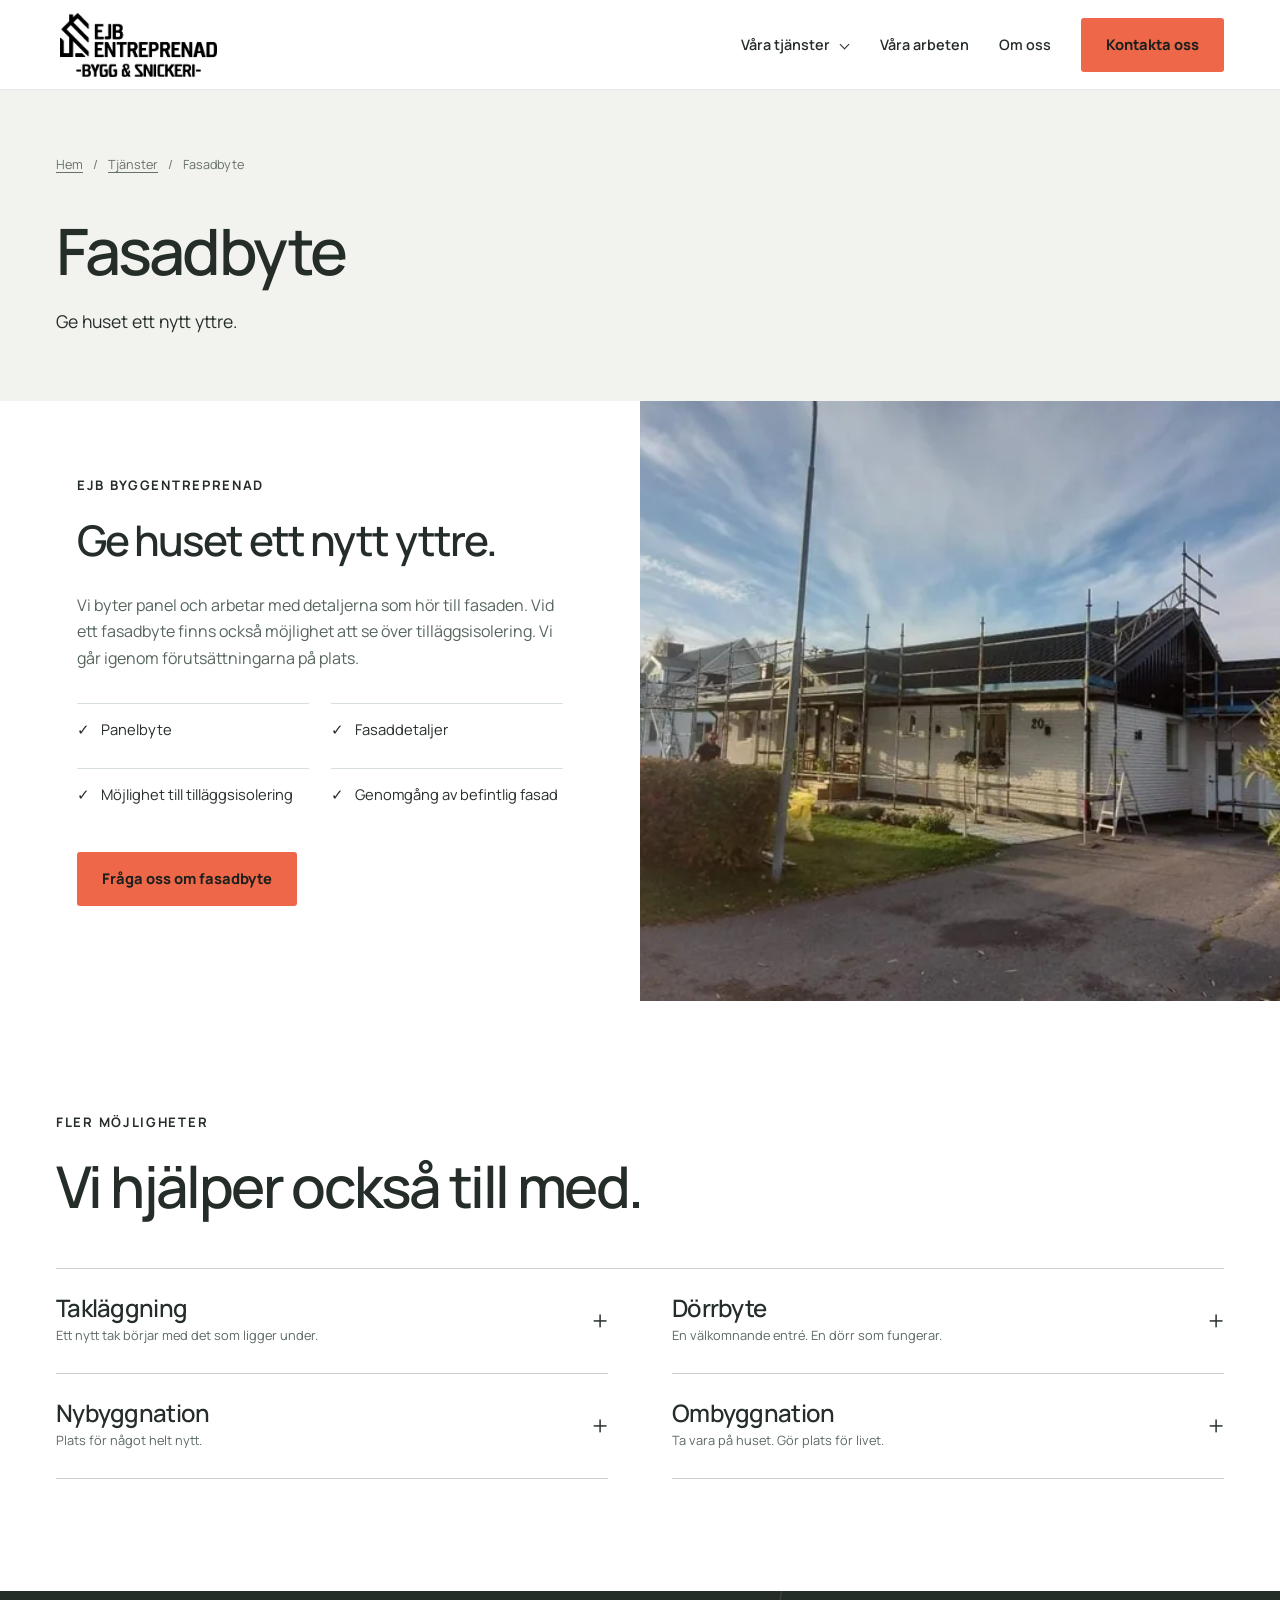
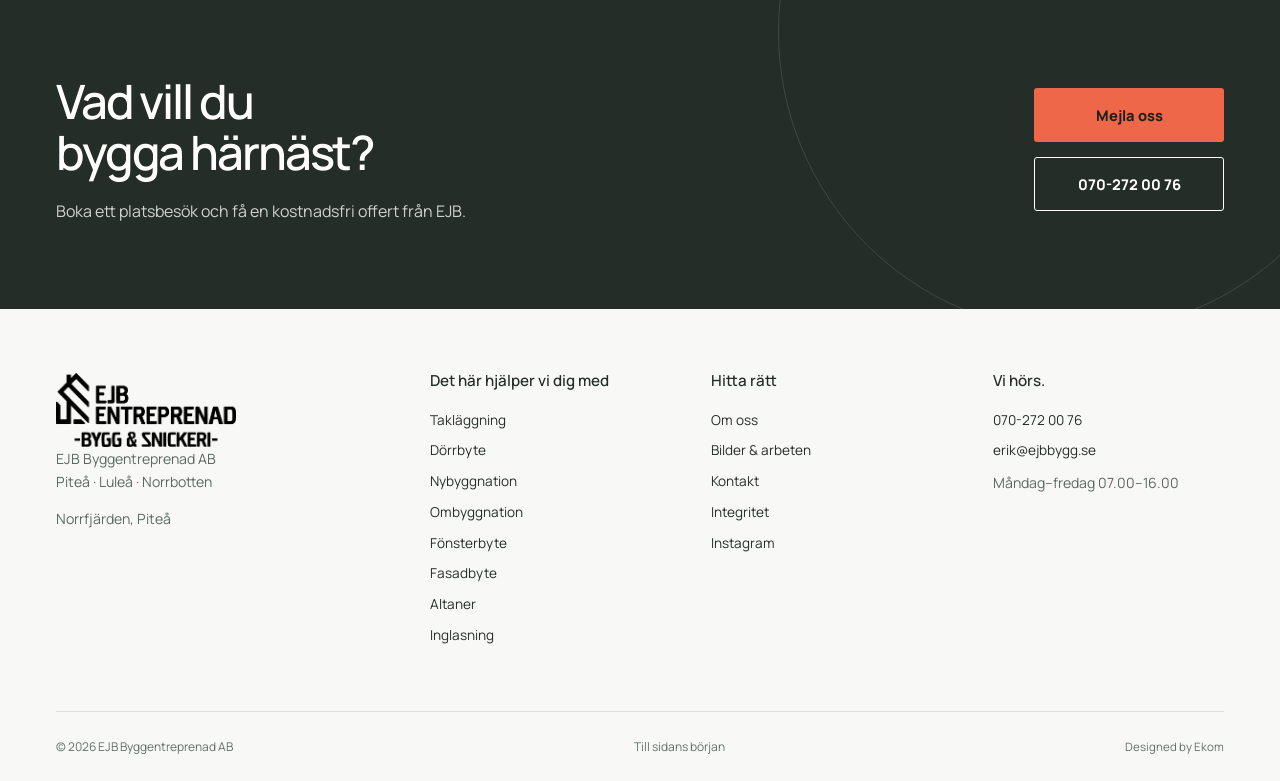
<file: fasadbyte.html>
<!doctype html><html lang="sv"><head><meta charset="utf-8"><meta name="viewport" content="width=device-width, initial-scale=1"><title>Fasadbyte | EJB Byggentreprenad</title><meta name="description" content="Vi byter panel och arbetar med detaljerna som hör till fasaden. Vid ett fasadbyte finns också möjlighet att se över tilläggsisolering. Vi går igenom förutsättningarn"><meta name="theme-color" content="#252d28"><meta name="robots" content="index,follow,max-image-preview:large"><link rel="canonical" href="https://ejbbygg.se/fasadbyte.html"><meta property="og:type" content="website"><meta property="og:locale" content="sv_SE"><meta property="og:site_name" content="EJB Byggentreprenad"><meta property="og:title" content="Fasadbyte | EJB Byggentreprenad"><meta property="og:description" content="Vi byter panel och arbetar med detaljerna som hör till fasaden. Vid ett fasadbyte finns också möjlighet att se över tilläggsisolering. Vi går igenom förutsättningarn"><meta property="og:url" content="https://ejbbygg.se/fasadbyte.html"><meta property="og:image" content="https://ejbbygg.se/assets/photo-1754-867.webp"><meta name="twitter:card" content="summary_large_image"><link rel="icon" type="image/svg+xml" href="favicon.svg"><link rel="preload" as="font" href="assets/manrope.woff2" type="font/woff2" crossorigin><link rel="stylesheet" href="styles.css"><script type="application/ld+json">{"@context": "https://schema.org", "@type": "LocalBusiness", "name": "EJB Byggentreprenad AB", "url": "https://ejbbygg.se/", "telephone": "+46702720076", "email": "erik@ejbbygg.se", "logo": "https://ejbbygg.se/assets/logo.webp", "image": "https://ejbbygg.se/assets/photo-1754-867.webp", "areaServed": "Piteå · Luleå · Norrbotten", "sameAs": ["https://www.instagram.com/ejb_byggentreprenad_ab/"]}</script><script type="application/ld+json">{"@context": "https://schema.org", "@type": "BreadcrumbList", "itemListElement": [{"@type": "ListItem", "position": 1, "name": "Hem", "item": "https://ejbbygg.se/"}, {"@type": "ListItem", "position": 2, "name": "Fasadbyte", "item": "https://ejbbygg.se/fasadbyte.html"}]}</script><script src="script.js" defer></script></head><body class="ejb" style="--ink:#252d28;--accent:#ee6748;--paper:#f2f3ef"><a class="skip" href="#main">Hoppa till innehållet</a><header class="site-header"><div class="wrap header-inner"><a class="brand" href="index.html" aria-label="EJB Byggentreprenad – startsida"><img src="assets/logo.webp" width="750" height="306" alt="EJB Byggentreprenad"></a><button class="menu-toggle" aria-label="Öppna eller stäng menyn" aria-expanded="false" aria-controls="site-nav"><span>Meny</span><span class="hamburger" aria-hidden="true"></span></button><nav class="site-nav" id="site-nav" aria-label="Huvudmeny"><details><summary>Våra tjänster</summary><div class="dropdown"><a href="tjanster.html">Alla tjänster</a><a href="taklaggning.html">Takläggning</a><a href="dorrbyte.html">Dörrbyte</a><a href="nybyggnation.html">Nybyggnation</a><a href="ombyggnation.html">Ombyggnation</a><a href="fonsterbyte.html">Fönsterbyte</a><a href="fasadbyte.html">Fasadbyte</a><a href="altaner.html">Altaner</a><a href="inglasning.html">Inglasning</a></div></details><a href="vara-arbeten.html">Våra arbeten</a><a href="om-oss.html">Om oss</a><a class="button " href="kontakt.html">Kontakta oss</a></nav></div></header><main id="main"><div id="top"></div><section class="page-heading"><div class="wrap"><nav class="breadcrumbs" aria-label="Brödsmulor"><a href="index.html">Hem</a><span>/</span><a href="tjanster.html">Tjänster</a><span>/</span><span aria-current="page">Fasadbyte</span></nav><h1>Fasadbyte</h1><p>Ge huset ett nytt yttre.</p></div></section><section class="service-lead"><div class="copy"><span class="label">EJB Byggentreprenad</span><h2>Ge huset ett nytt yttre.</h2><p>Vi byter panel och arbetar med detaljerna som hör till fasaden. Vid ett fasadbyte finns också möjlighet att se över tilläggsisolering. Vi går igenom förutsättningarna på plats.</p><ul class="included"><li>Panelbyte</li><li>Fasaddetaljer</li><li>Möjlighet till tilläggsisolering</li><li>Genomgång av befintlig fasad</li></ul><div class="actions"><a class="button " href="kontakt.html?amne=Fasadbyte">Fråga oss om fasadbyte</a></div></div><figure class="service-image"><img src="assets/photo-1754-867.webp" srcset="assets/photo-1754-640.webp 640w, assets/photo-1754-867.webp 867w" sizes="(max-width: 640px) 100vw, 50vw" width="867" height="651" alt="Fasadbyte" class="" fetchpriority="high" loading="eager" decoding="async"></figure></section><section class="section"><div class="wrap"><div class="section-head"><div><span class="label">Fler möjligheter</span><h2>Vi hjälper också till med.</h2></div><div></div></div><div class="services-rows"><a class="service-row" href="taklaggning.html"><div><h3>Takläggning</h3><small>Ett nytt tak börjar med det som ligger under.</small></div><span class="plus" aria-hidden="true">+</span></a><a class="service-row" href="dorrbyte.html"><div><h3>Dörrbyte</h3><small>En välkomnande entré. En dörr som fungerar.</small></div><span class="plus" aria-hidden="true">+</span></a><a class="service-row" href="nybyggnation.html"><div><h3>Nybyggnation</h3><small>Plats för något helt nytt.</small></div><span class="plus" aria-hidden="true">+</span></a><a class="service-row" href="ombyggnation.html"><div><h3>Ombyggnation</h3><small>Ta vara på huset. Gör plats för livet.</small></div><span class="plus" aria-hidden="true">+</span></a></div></div></section></main><section class="cta-band"><div class="wrap cta-inner"><div><h2>Vad vill du<br>bygga härnäst?</h2><p>Boka ett platsbesök och få en kostnadsfri offert från EJB.</p></div><div class="actions"><a class="button " href="mailto:erik@ejbbygg.se">Mejla oss</a><a class="button secondary" href="tel:+46702720076">070-272 00 76</a></div></div></section><footer class="footer"><div class="wrap"><div class="footer-grid"><div><a class="footer-brand" href="index.html" aria-label="EJB Byggentreprenad – startsida"><img src="assets/logo.webp" width="750" height="306" alt="EJB Byggentreprenad"></a><p>EJB Byggentreprenad AB<br>Piteå · Luleå · Norrbotten</p><p style="margin-top:14px">Norrfjärden, Piteå</p></div><div><h3>Det här hjälper vi dig med</h3><ul><li><a href="taklaggning.html">Takläggning</a></li><li><a href="dorrbyte.html">Dörrbyte</a></li><li><a href="nybyggnation.html">Nybyggnation</a></li><li><a href="ombyggnation.html">Ombyggnation</a></li><li><a href="fonsterbyte.html">Fönsterbyte</a></li><li><a href="fasadbyte.html">Fasadbyte</a></li><li><a href="altaner.html">Altaner</a></li><li><a href="inglasning.html">Inglasning</a></li></ul></div><div><h3>Hitta rätt</h3><ul><li><a href="om-oss.html">Om oss</a></li><li><a href="vara-arbeten.html">Bilder & arbeten</a></li><li><a href="kontakt.html">Kontakt</a></li><li><a href="integritet.html">Integritet</a></li><li><a href="https://www.instagram.com/ejb_byggentreprenad_ab/" target="_blank" rel="noopener noreferrer">Instagram</a></li></ul></div><div><h3>Vi hörs.</h3><ul><li><a href="tel:+46702720076">070-272 00 76</a></li><li><a href="mailto:erik@ejbbygg.se">erik@ejbbygg.se</a></li></ul><p>Måndag–fredag 07.00–16.00</p></div></div><div class="footer-bottom"><span>© 2026 EJB Byggentreprenad AB</span><a href="#top">Till sidans början</a><span class="credit">Designed by <a href="https://ekom.se" target="_blank" rel="noopener noreferrer">Ekom</a></span></div></div></footer><div class="mobile-contact" aria-label="Snabbkontakt"><a href="tel:+46702720076"><svg viewBox="0 0 24 24" fill="none" stroke="currentColor" stroke-width="1.35" stroke-linecap="round" stroke-linejoin="round" aria-hidden="true"><path d="M7 3H4a1 1 0 0 0-1 1c0 9.4 7.6 17 17 17a1 1 0 0 0 1-1v-3l-5-2-2 2a15 15 0 0 1-7-7l2-2-2-5Z"/></svg>Ring oss</a><a href="mailto:erik@ejbbygg.se"><svg viewBox="0 0 24 24" fill="none" stroke="currentColor" stroke-width="1.35" stroke-linecap="round" stroke-linejoin="round" aria-hidden="true"><path d="M3 5h18v14H3z M3 6l9 7 9-7"/></svg>Mejla oss</a></div><dialog class="lightbox" aria-label="Bildvisning"><div class="lightbox-top"><span>EJB Byggentreprenad</span><button type="button" data-close aria-label="Stäng bildvisning">Stäng ×</button></div><img alt=""><div class="lightbox-bottom"><p data-caption></p><div class="lightbox-nav"><button type="button" data-prev aria-label="Föregående bild">Föregående</button><span data-count aria-live="polite"></span><button type="button" data-next aria-label="Nästa bild">Nästa</button></div></div></dialog></body></html>
</file>
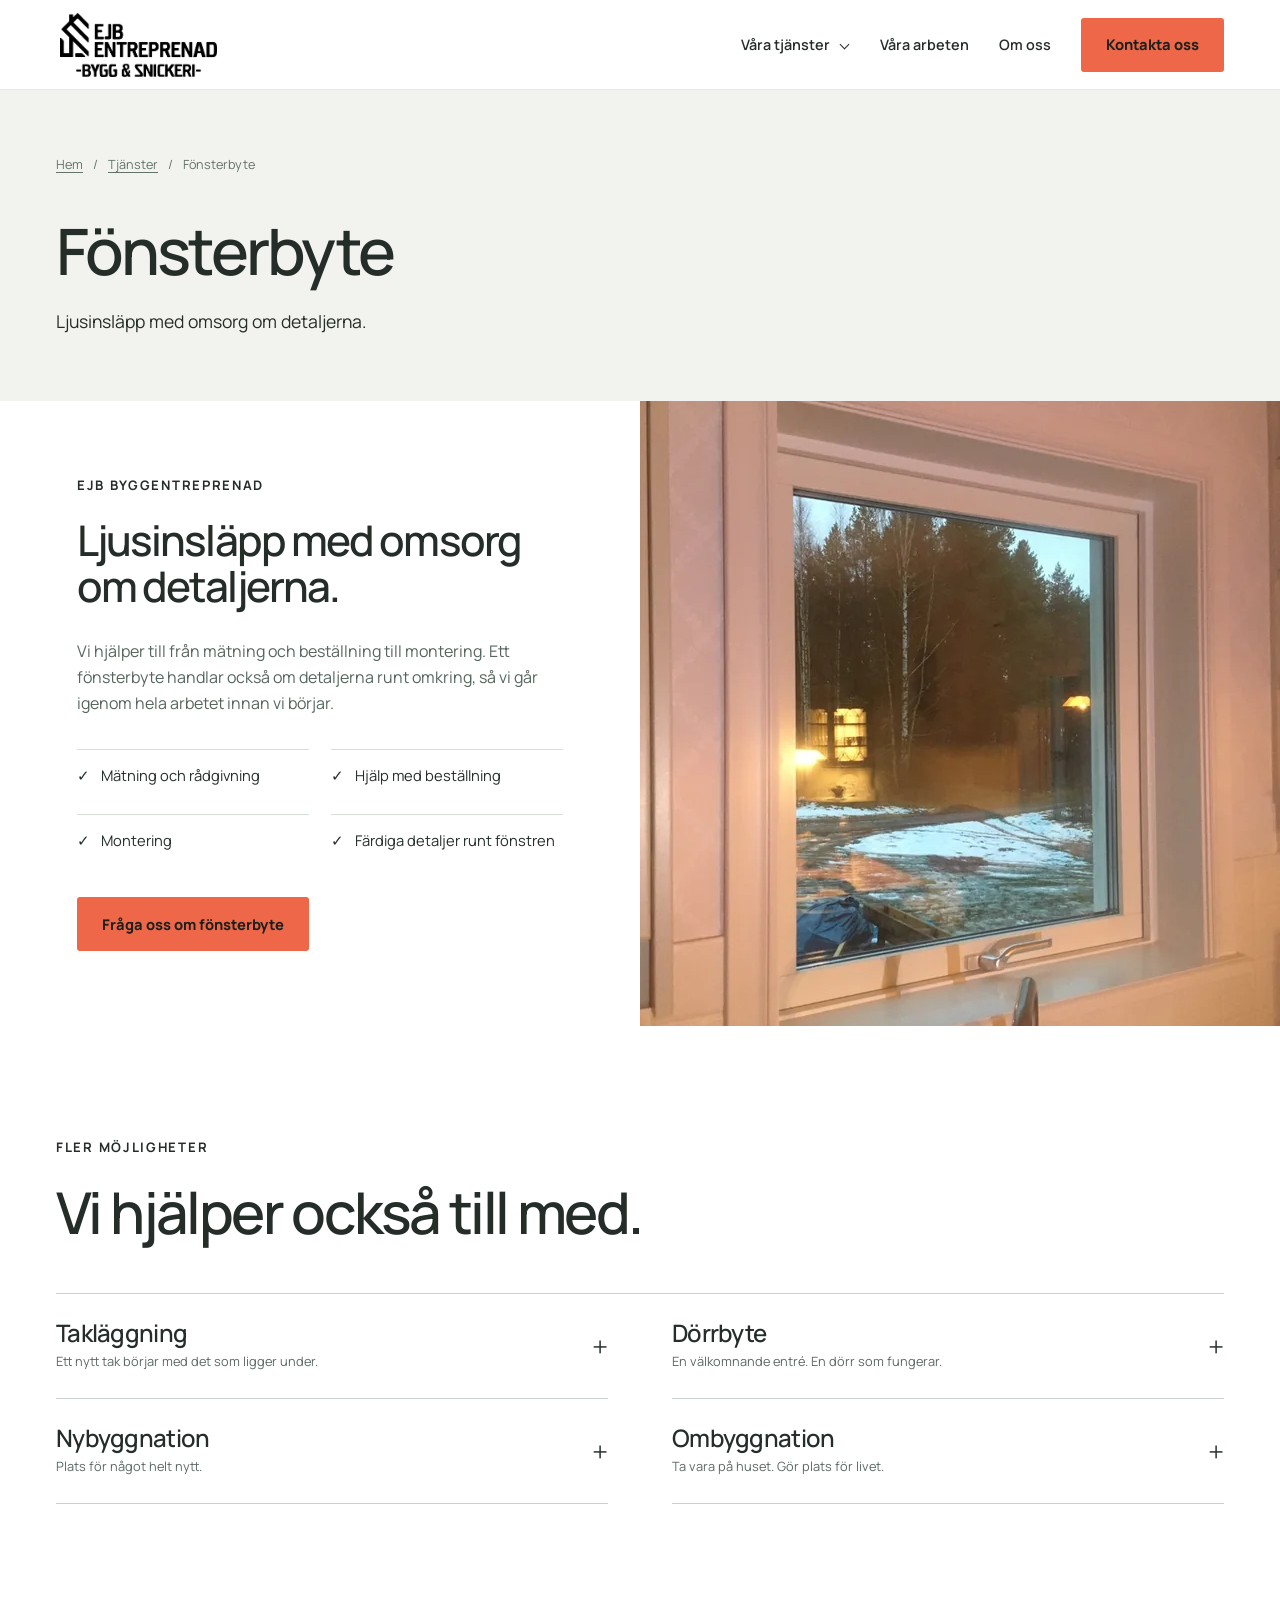
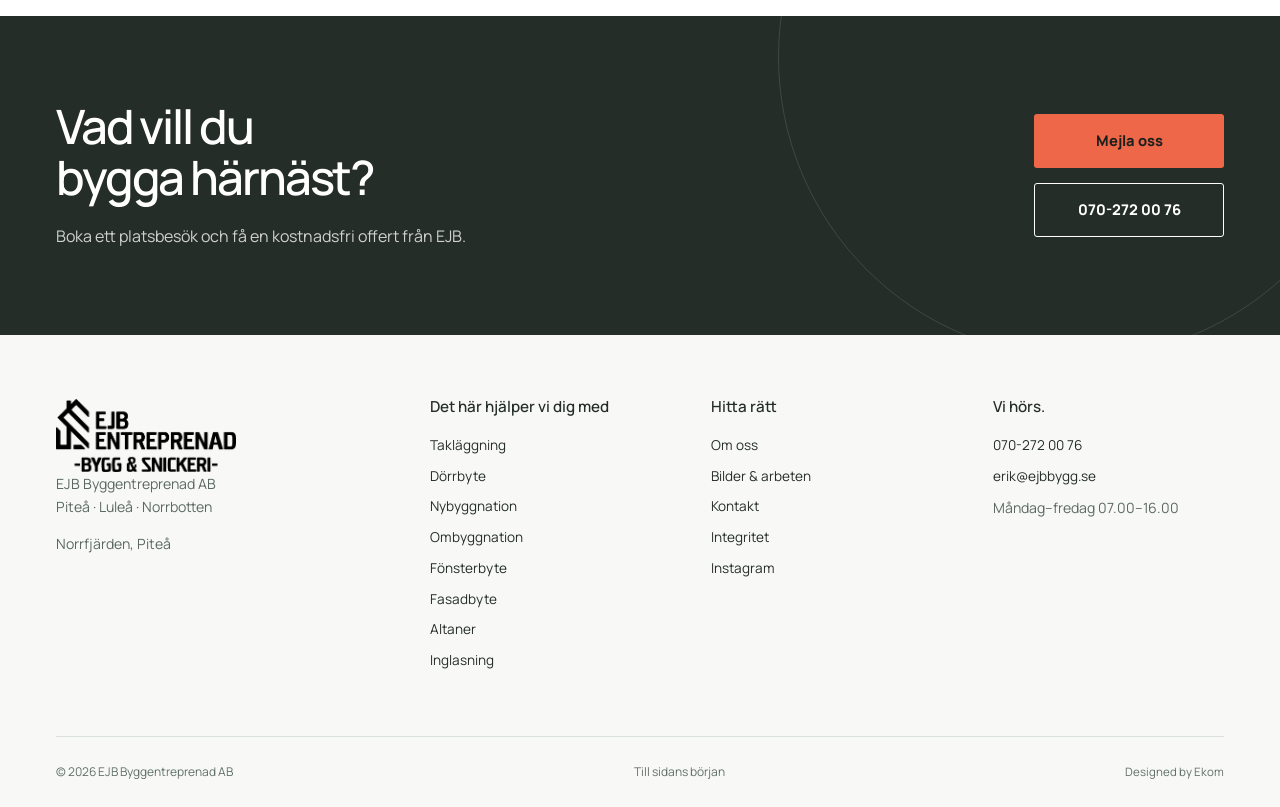
<file: fonsterbyte.html>
<!doctype html><html lang="sv"><head><meta charset="utf-8"><meta name="viewport" content="width=device-width, initial-scale=1"><title>Fönsterbyte | EJB Byggentreprenad</title><meta name="description" content="Vi hjälper till från mätning och beställning till montering. Ett fönsterbyte handlar också om detaljerna runt omkring, så vi går igenom hela arbetet innan vi börjar."><meta name="theme-color" content="#252d28"><meta name="robots" content="index,follow,max-image-preview:large"><link rel="canonical" href="https://ejbbygg.se/fonsterbyte.html"><meta property="og:type" content="website"><meta property="og:locale" content="sv_SE"><meta property="og:site_name" content="EJB Byggentreprenad"><meta property="og:title" content="Fönsterbyte | EJB Byggentreprenad"><meta property="og:description" content="Vi hjälper till från mätning och beställning till montering. Ett fönsterbyte handlar också om detaljerna runt omkring, så vi går igenom hela arbetet innan vi börjar."><meta property="og:url" content="https://ejbbygg.se/fonsterbyte.html"><meta property="og:image" content="https://ejbbygg.se/assets/photo-1751-768.webp"><meta name="twitter:card" content="summary_large_image"><link rel="icon" type="image/svg+xml" href="favicon.svg"><link rel="preload" as="font" href="assets/manrope.woff2" type="font/woff2" crossorigin><link rel="stylesheet" href="styles.css"><script type="application/ld+json">{"@context": "https://schema.org", "@type": "LocalBusiness", "name": "EJB Byggentreprenad AB", "url": "https://ejbbygg.se/", "telephone": "+46702720076", "email": "erik@ejbbygg.se", "logo": "https://ejbbygg.se/assets/logo.webp", "image": "https://ejbbygg.se/assets/photo-1751-768.webp", "areaServed": "Piteå · Luleå · Norrbotten", "sameAs": ["https://www.instagram.com/ejb_byggentreprenad_ab/"]}</script><script type="application/ld+json">{"@context": "https://schema.org", "@type": "BreadcrumbList", "itemListElement": [{"@type": "ListItem", "position": 1, "name": "Hem", "item": "https://ejbbygg.se/"}, {"@type": "ListItem", "position": 2, "name": "Fönsterbyte", "item": "https://ejbbygg.se/fonsterbyte.html"}]}</script><script src="script.js" defer></script></head><body class="ejb" style="--ink:#252d28;--accent:#ee6748;--paper:#f2f3ef"><a class="skip" href="#main">Hoppa till innehållet</a><header class="site-header"><div class="wrap header-inner"><a class="brand" href="index.html" aria-label="EJB Byggentreprenad – startsida"><img src="assets/logo.webp" width="750" height="306" alt="EJB Byggentreprenad"></a><button class="menu-toggle" aria-label="Öppna eller stäng menyn" aria-expanded="false" aria-controls="site-nav"><span>Meny</span><span class="hamburger" aria-hidden="true"></span></button><nav class="site-nav" id="site-nav" aria-label="Huvudmeny"><details><summary>Våra tjänster</summary><div class="dropdown"><a href="tjanster.html">Alla tjänster</a><a href="taklaggning.html">Takläggning</a><a href="dorrbyte.html">Dörrbyte</a><a href="nybyggnation.html">Nybyggnation</a><a href="ombyggnation.html">Ombyggnation</a><a href="fonsterbyte.html">Fönsterbyte</a><a href="fasadbyte.html">Fasadbyte</a><a href="altaner.html">Altaner</a><a href="inglasning.html">Inglasning</a></div></details><a href="vara-arbeten.html">Våra arbeten</a><a href="om-oss.html">Om oss</a><a class="button " href="kontakt.html">Kontakta oss</a></nav></div></header><main id="main"><div id="top"></div><section class="page-heading"><div class="wrap"><nav class="breadcrumbs" aria-label="Brödsmulor"><a href="index.html">Hem</a><span>/</span><a href="tjanster.html">Tjänster</a><span>/</span><span aria-current="page">Fönsterbyte</span></nav><h1>Fönsterbyte</h1><p>Ljusinsläpp med omsorg om detaljerna.</p></div></section><section class="service-lead"><div class="copy"><span class="label">EJB Byggentreprenad</span><h2>Ljusinsläpp med omsorg om detaljerna.</h2><p>Vi hjälper till från mätning och beställning till montering. Ett fönsterbyte handlar också om detaljerna runt omkring, så vi går igenom hela arbetet innan vi börjar.</p><ul class="included"><li>Mätning och rådgivning</li><li>Hjälp med beställning</li><li>Montering</li><li>Färdiga detaljer runt fönstren</li></ul><div class="actions"><a class="button " href="kontakt.html?amne=F%C3%B6nsterbyte">Fråga oss om fönsterbyte</a></div></div><figure class="service-image"><img src="assets/photo-1751-768.webp" srcset="assets/photo-1751-640.webp 640w, assets/photo-1751-768.webp 768w" sizes="(max-width: 640px) 100vw, 50vw" width="768" height="1024" alt="Fönsterbyte" class="" fetchpriority="high" loading="eager" decoding="async"></figure></section><section class="section"><div class="wrap"><div class="section-head"><div><span class="label">Fler möjligheter</span><h2>Vi hjälper också till med.</h2></div><div></div></div><div class="services-rows"><a class="service-row" href="taklaggning.html"><div><h3>Takläggning</h3><small>Ett nytt tak börjar med det som ligger under.</small></div><span class="plus" aria-hidden="true">+</span></a><a class="service-row" href="dorrbyte.html"><div><h3>Dörrbyte</h3><small>En välkomnande entré. En dörr som fungerar.</small></div><span class="plus" aria-hidden="true">+</span></a><a class="service-row" href="nybyggnation.html"><div><h3>Nybyggnation</h3><small>Plats för något helt nytt.</small></div><span class="plus" aria-hidden="true">+</span></a><a class="service-row" href="ombyggnation.html"><div><h3>Ombyggnation</h3><small>Ta vara på huset. Gör plats för livet.</small></div><span class="plus" aria-hidden="true">+</span></a></div></div></section></main><section class="cta-band"><div class="wrap cta-inner"><div><h2>Vad vill du<br>bygga härnäst?</h2><p>Boka ett platsbesök och få en kostnadsfri offert från EJB.</p></div><div class="actions"><a class="button " href="mailto:erik@ejbbygg.se">Mejla oss</a><a class="button secondary" href="tel:+46702720076">070-272 00 76</a></div></div></section><footer class="footer"><div class="wrap"><div class="footer-grid"><div><a class="footer-brand" href="index.html" aria-label="EJB Byggentreprenad – startsida"><img src="assets/logo.webp" width="750" height="306" alt="EJB Byggentreprenad"></a><p>EJB Byggentreprenad AB<br>Piteå · Luleå · Norrbotten</p><p style="margin-top:14px">Norrfjärden, Piteå</p></div><div><h3>Det här hjälper vi dig med</h3><ul><li><a href="taklaggning.html">Takläggning</a></li><li><a href="dorrbyte.html">Dörrbyte</a></li><li><a href="nybyggnation.html">Nybyggnation</a></li><li><a href="ombyggnation.html">Ombyggnation</a></li><li><a href="fonsterbyte.html">Fönsterbyte</a></li><li><a href="fasadbyte.html">Fasadbyte</a></li><li><a href="altaner.html">Altaner</a></li><li><a href="inglasning.html">Inglasning</a></li></ul></div><div><h3>Hitta rätt</h3><ul><li><a href="om-oss.html">Om oss</a></li><li><a href="vara-arbeten.html">Bilder & arbeten</a></li><li><a href="kontakt.html">Kontakt</a></li><li><a href="integritet.html">Integritet</a></li><li><a href="https://www.instagram.com/ejb_byggentreprenad_ab/" target="_blank" rel="noopener noreferrer">Instagram</a></li></ul></div><div><h3>Vi hörs.</h3><ul><li><a href="tel:+46702720076">070-272 00 76</a></li><li><a href="mailto:erik@ejbbygg.se">erik@ejbbygg.se</a></li></ul><p>Måndag–fredag 07.00–16.00</p></div></div><div class="footer-bottom"><span>© 2026 EJB Byggentreprenad AB</span><a href="#top">Till sidans början</a><span class="credit">Designed by <a href="https://ekom.se" target="_blank" rel="noopener noreferrer">Ekom</a></span></div></div></footer><div class="mobile-contact" aria-label="Snabbkontakt"><a href="tel:+46702720076"><svg viewBox="0 0 24 24" fill="none" stroke="currentColor" stroke-width="1.35" stroke-linecap="round" stroke-linejoin="round" aria-hidden="true"><path d="M7 3H4a1 1 0 0 0-1 1c0 9.4 7.6 17 17 17a1 1 0 0 0 1-1v-3l-5-2-2 2a15 15 0 0 1-7-7l2-2-2-5Z"/></svg>Ring oss</a><a href="mailto:erik@ejbbygg.se"><svg viewBox="0 0 24 24" fill="none" stroke="currentColor" stroke-width="1.35" stroke-linecap="round" stroke-linejoin="round" aria-hidden="true"><path d="M3 5h18v14H3z M3 6l9 7 9-7"/></svg>Mejla oss</a></div><dialog class="lightbox" aria-label="Bildvisning"><div class="lightbox-top"><span>EJB Byggentreprenad</span><button type="button" data-close aria-label="Stäng bildvisning">Stäng ×</button></div><img alt=""><div class="lightbox-bottom"><p data-caption></p><div class="lightbox-nav"><button type="button" data-prev aria-label="Föregående bild">Föregående</button><span data-count aria-live="polite"></span><button type="button" data-next aria-label="Nästa bild">Nästa</button></div></div></dialog></body></html>
</file>
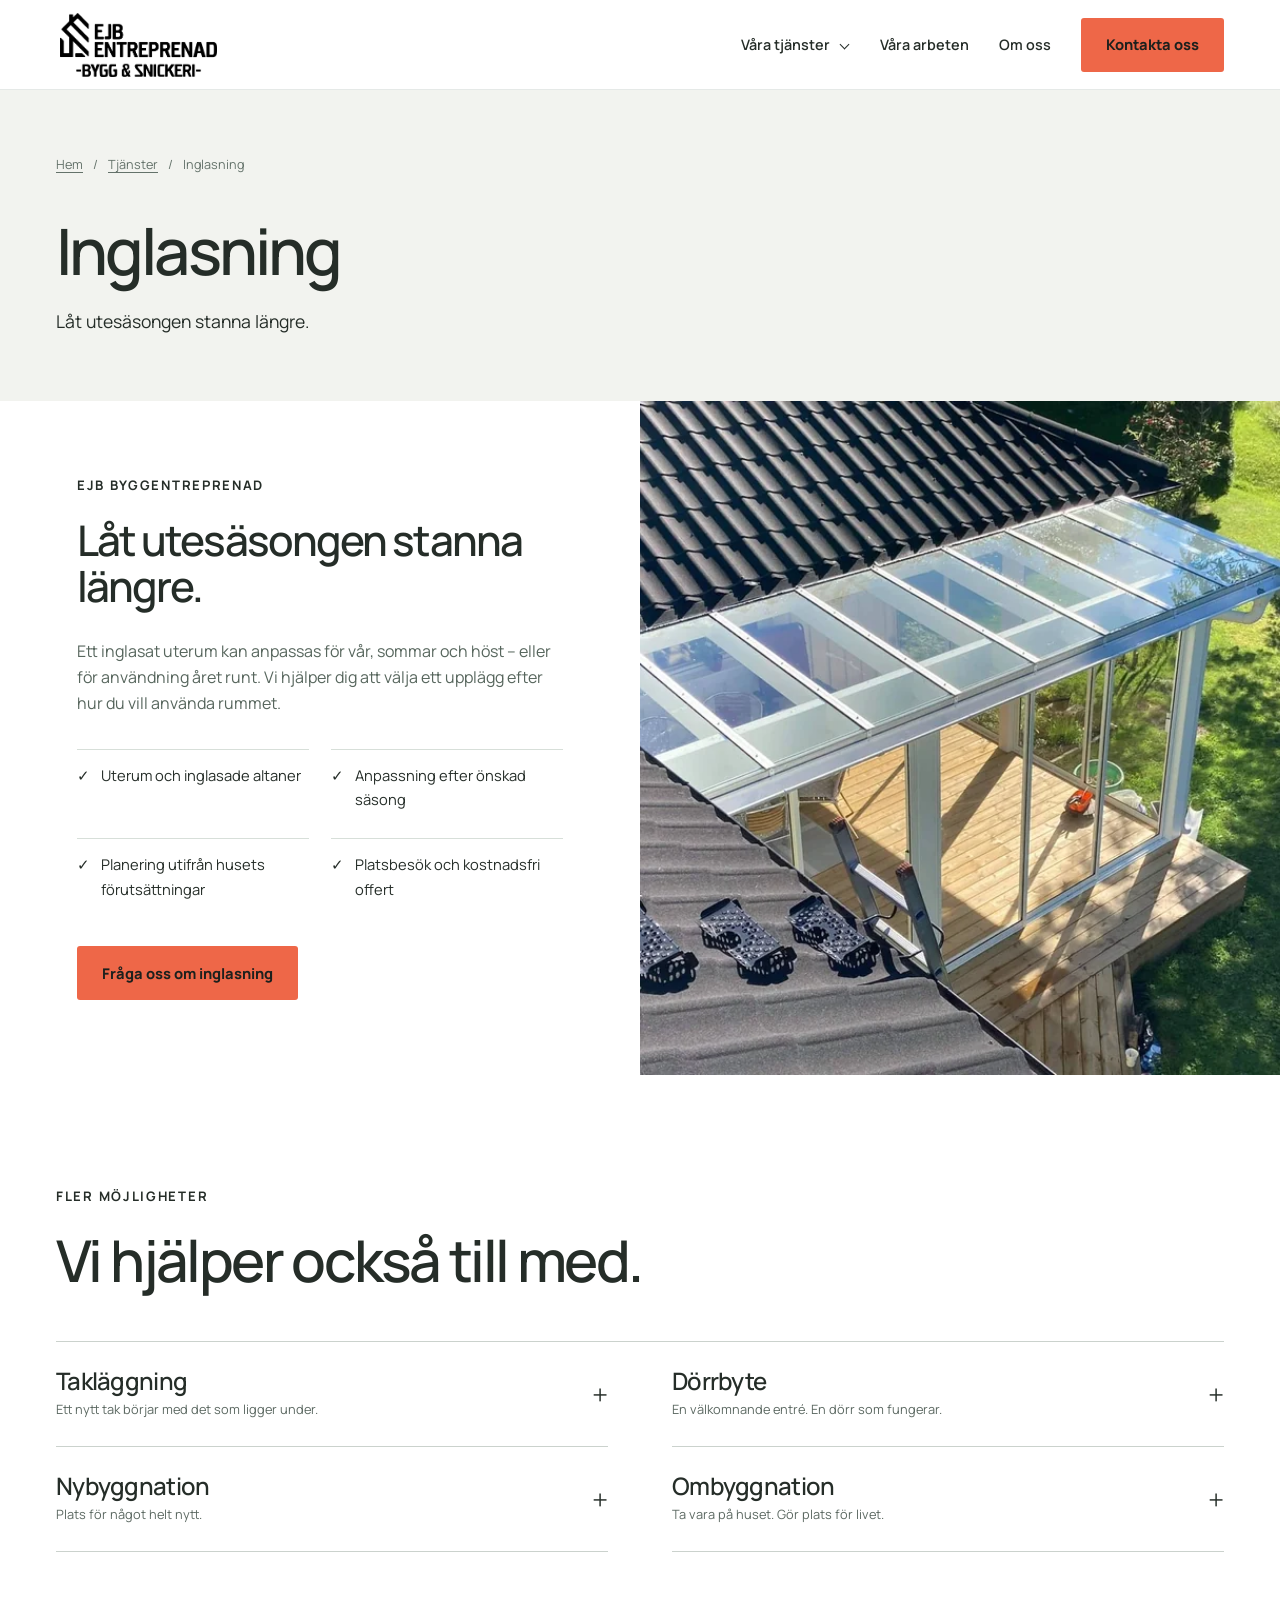
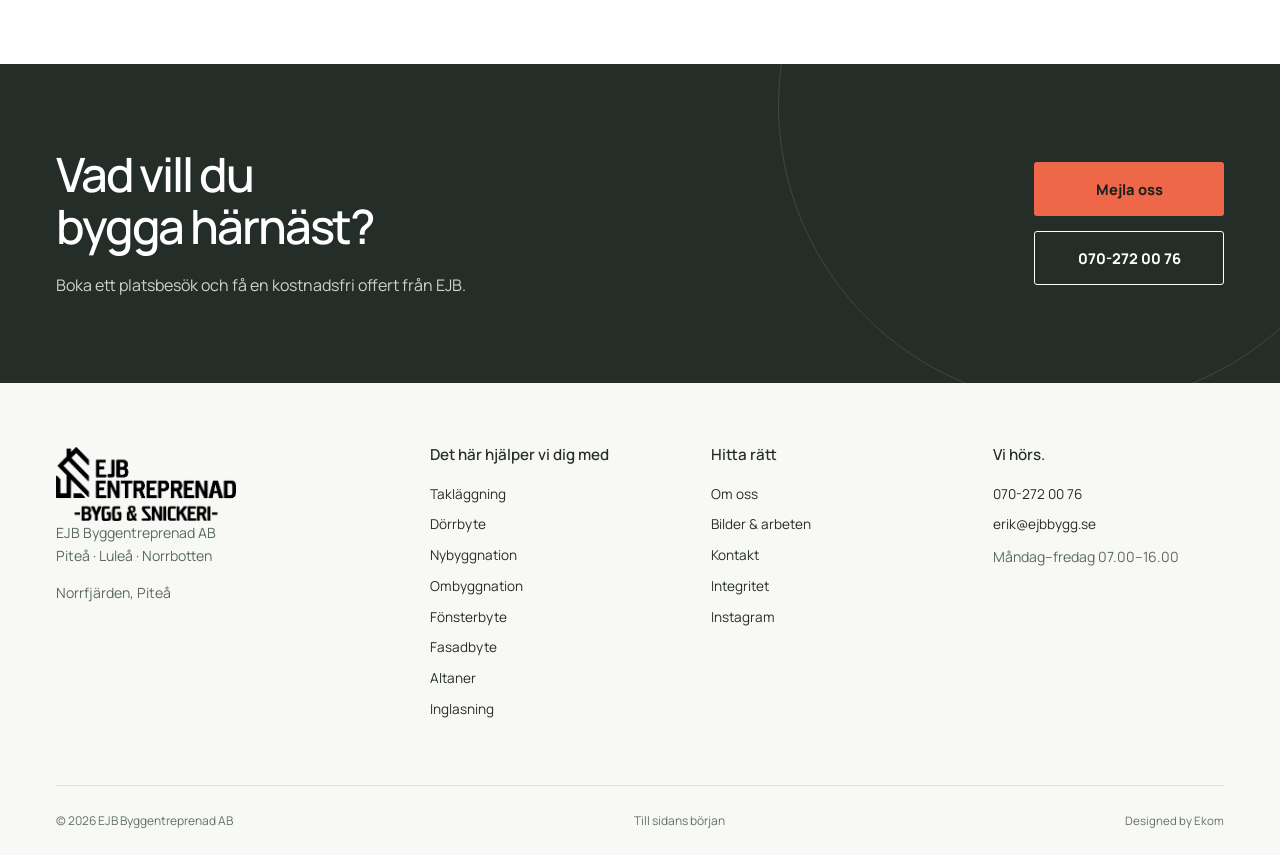
<file: inglasning.html>
<!doctype html><html lang="sv"><head><meta charset="utf-8"><meta name="viewport" content="width=device-width, initial-scale=1"><title>Inglasning | EJB Byggentreprenad</title><meta name="description" content="Ett inglasat uterum kan anpassas för vår, sommar och höst – eller för användning året runt. Vi hjälper dig att välja ett upplägg efter hur du vill använda rummet."><meta name="theme-color" content="#252d28"><meta name="robots" content="index,follow,max-image-preview:large"><link rel="canonical" href="https://ejbbygg.se/inglasning.html"><meta property="og:type" content="website"><meta property="og:locale" content="sv_SE"><meta property="og:site_name" content="EJB Byggentreprenad"><meta property="og:title" content="Inglasning | EJB Byggentreprenad"><meta property="og:description" content="Ett inglasat uterum kan anpassas för vår, sommar och höst – eller för användning året runt. Vi hjälper dig att välja ett upplägg efter hur du vill använda rummet."><meta property="og:url" content="https://ejbbygg.se/inglasning.html"><meta property="og:image" content="https://ejbbygg.se/assets/photo-1585-1080.webp"><meta name="twitter:card" content="summary_large_image"><link rel="icon" type="image/svg+xml" href="favicon.svg"><link rel="preload" as="font" href="assets/manrope.woff2" type="font/woff2" crossorigin><link rel="stylesheet" href="styles.css"><script type="application/ld+json">{"@context": "https://schema.org", "@type": "LocalBusiness", "name": "EJB Byggentreprenad AB", "url": "https://ejbbygg.se/", "telephone": "+46702720076", "email": "erik@ejbbygg.se", "logo": "https://ejbbygg.se/assets/logo.webp", "image": "https://ejbbygg.se/assets/photo-1585-1080.webp", "areaServed": "Piteå · Luleå · Norrbotten", "sameAs": ["https://www.instagram.com/ejb_byggentreprenad_ab/"]}</script><script type="application/ld+json">{"@context": "https://schema.org", "@type": "BreadcrumbList", "itemListElement": [{"@type": "ListItem", "position": 1, "name": "Hem", "item": "https://ejbbygg.se/"}, {"@type": "ListItem", "position": 2, "name": "Inglasning", "item": "https://ejbbygg.se/inglasning.html"}]}</script><script src="script.js" defer></script></head><body class="ejb" style="--ink:#252d28;--accent:#ee6748;--paper:#f2f3ef"><a class="skip" href="#main">Hoppa till innehållet</a><header class="site-header"><div class="wrap header-inner"><a class="brand" href="index.html" aria-label="EJB Byggentreprenad – startsida"><img src="assets/logo.webp" width="750" height="306" alt="EJB Byggentreprenad"></a><button class="menu-toggle" aria-label="Öppna eller stäng menyn" aria-expanded="false" aria-controls="site-nav"><span>Meny</span><span class="hamburger" aria-hidden="true"></span></button><nav class="site-nav" id="site-nav" aria-label="Huvudmeny"><details><summary>Våra tjänster</summary><div class="dropdown"><a href="tjanster.html">Alla tjänster</a><a href="taklaggning.html">Takläggning</a><a href="dorrbyte.html">Dörrbyte</a><a href="nybyggnation.html">Nybyggnation</a><a href="ombyggnation.html">Ombyggnation</a><a href="fonsterbyte.html">Fönsterbyte</a><a href="fasadbyte.html">Fasadbyte</a><a href="altaner.html">Altaner</a><a href="inglasning.html">Inglasning</a></div></details><a href="vara-arbeten.html">Våra arbeten</a><a href="om-oss.html">Om oss</a><a class="button " href="kontakt.html">Kontakta oss</a></nav></div></header><main id="main"><div id="top"></div><section class="page-heading"><div class="wrap"><nav class="breadcrumbs" aria-label="Brödsmulor"><a href="index.html">Hem</a><span>/</span><a href="tjanster.html">Tjänster</a><span>/</span><span aria-current="page">Inglasning</span></nav><h1>Inglasning</h1><p>Låt utesäsongen stanna längre.</p></div></section><section class="service-lead"><div class="copy"><span class="label">EJB Byggentreprenad</span><h2>Låt utesäsongen stanna längre.</h2><p>Ett inglasat uterum kan anpassas för vår, sommar och höst – eller för användning året runt. Vi hjälper dig att välja ett upplägg efter hur du vill använda rummet.</p><ul class="included"><li>Uterum och inglasade altaner</li><li>Anpassning efter önskad säsong</li><li>Planering utifrån husets förutsättningar</li><li>Platsbesök och kostnadsfri offert</li></ul><div class="actions"><a class="button " href="kontakt.html?amne=Inglasning">Fråga oss om inglasning</a></div></div><figure class="service-image"><img src="assets/photo-1585-1080.webp" srcset="assets/photo-1585-640.webp 640w, assets/photo-1585-1080.webp 1080w" sizes="(max-width: 640px) 100vw, 50vw" width="1080" height="1080" alt="Inglasning" class="" fetchpriority="high" loading="eager" decoding="async"></figure></section><section class="section"><div class="wrap"><div class="section-head"><div><span class="label">Fler möjligheter</span><h2>Vi hjälper också till med.</h2></div><div></div></div><div class="services-rows"><a class="service-row" href="taklaggning.html"><div><h3>Takläggning</h3><small>Ett nytt tak börjar med det som ligger under.</small></div><span class="plus" aria-hidden="true">+</span></a><a class="service-row" href="dorrbyte.html"><div><h3>Dörrbyte</h3><small>En välkomnande entré. En dörr som fungerar.</small></div><span class="plus" aria-hidden="true">+</span></a><a class="service-row" href="nybyggnation.html"><div><h3>Nybyggnation</h3><small>Plats för något helt nytt.</small></div><span class="plus" aria-hidden="true">+</span></a><a class="service-row" href="ombyggnation.html"><div><h3>Ombyggnation</h3><small>Ta vara på huset. Gör plats för livet.</small></div><span class="plus" aria-hidden="true">+</span></a></div></div></section></main><section class="cta-band"><div class="wrap cta-inner"><div><h2>Vad vill du<br>bygga härnäst?</h2><p>Boka ett platsbesök och få en kostnadsfri offert från EJB.</p></div><div class="actions"><a class="button " href="mailto:erik@ejbbygg.se">Mejla oss</a><a class="button secondary" href="tel:+46702720076">070-272 00 76</a></div></div></section><footer class="footer"><div class="wrap"><div class="footer-grid"><div><a class="footer-brand" href="index.html" aria-label="EJB Byggentreprenad – startsida"><img src="assets/logo.webp" width="750" height="306" alt="EJB Byggentreprenad"></a><p>EJB Byggentreprenad AB<br>Piteå · Luleå · Norrbotten</p><p style="margin-top:14px">Norrfjärden, Piteå</p></div><div><h3>Det här hjälper vi dig med</h3><ul><li><a href="taklaggning.html">Takläggning</a></li><li><a href="dorrbyte.html">Dörrbyte</a></li><li><a href="nybyggnation.html">Nybyggnation</a></li><li><a href="ombyggnation.html">Ombyggnation</a></li><li><a href="fonsterbyte.html">Fönsterbyte</a></li><li><a href="fasadbyte.html">Fasadbyte</a></li><li><a href="altaner.html">Altaner</a></li><li><a href="inglasning.html">Inglasning</a></li></ul></div><div><h3>Hitta rätt</h3><ul><li><a href="om-oss.html">Om oss</a></li><li><a href="vara-arbeten.html">Bilder & arbeten</a></li><li><a href="kontakt.html">Kontakt</a></li><li><a href="integritet.html">Integritet</a></li><li><a href="https://www.instagram.com/ejb_byggentreprenad_ab/" target="_blank" rel="noopener noreferrer">Instagram</a></li></ul></div><div><h3>Vi hörs.</h3><ul><li><a href="tel:+46702720076">070-272 00 76</a></li><li><a href="mailto:erik@ejbbygg.se">erik@ejbbygg.se</a></li></ul><p>Måndag–fredag 07.00–16.00</p></div></div><div class="footer-bottom"><span>© 2026 EJB Byggentreprenad AB</span><a href="#top">Till sidans början</a><span class="credit">Designed by <a href="https://ekom.se" target="_blank" rel="noopener noreferrer">Ekom</a></span></div></div></footer><div class="mobile-contact" aria-label="Snabbkontakt"><a href="tel:+46702720076"><svg viewBox="0 0 24 24" fill="none" stroke="currentColor" stroke-width="1.35" stroke-linecap="round" stroke-linejoin="round" aria-hidden="true"><path d="M7 3H4a1 1 0 0 0-1 1c0 9.4 7.6 17 17 17a1 1 0 0 0 1-1v-3l-5-2-2 2a15 15 0 0 1-7-7l2-2-2-5Z"/></svg>Ring oss</a><a href="mailto:erik@ejbbygg.se"><svg viewBox="0 0 24 24" fill="none" stroke="currentColor" stroke-width="1.35" stroke-linecap="round" stroke-linejoin="round" aria-hidden="true"><path d="M3 5h18v14H3z M3 6l9 7 9-7"/></svg>Mejla oss</a></div><dialog class="lightbox" aria-label="Bildvisning"><div class="lightbox-top"><span>EJB Byggentreprenad</span><button type="button" data-close aria-label="Stäng bildvisning">Stäng ×</button></div><img alt=""><div class="lightbox-bottom"><p data-caption></p><div class="lightbox-nav"><button type="button" data-prev aria-label="Föregående bild">Föregående</button><span data-count aria-live="polite"></span><button type="button" data-next aria-label="Nästa bild">Nästa</button></div></div></dialog></body></html>
</file>
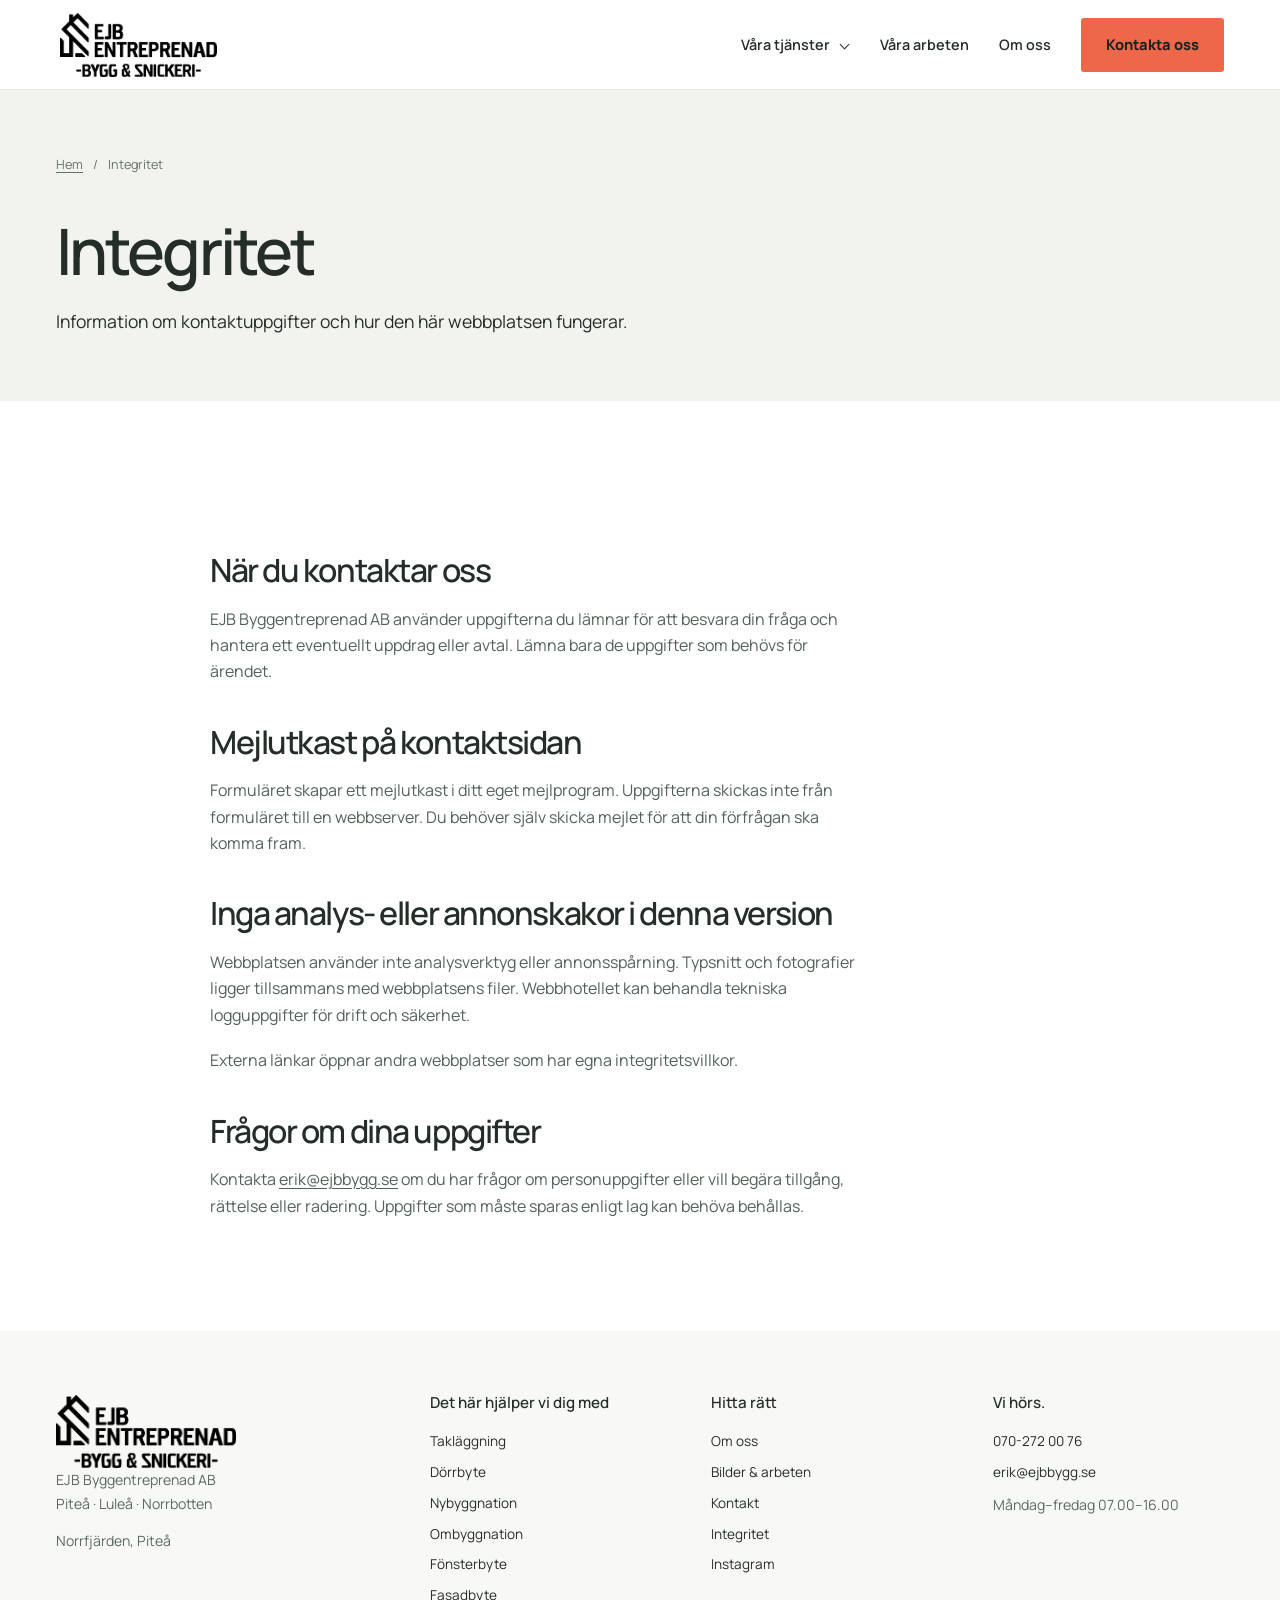
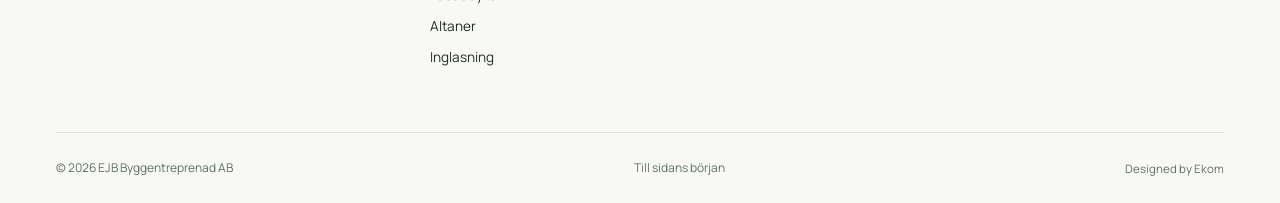
<file: integritet.html>
<!doctype html><html lang="sv"><head><meta charset="utf-8"><meta name="viewport" content="width=device-width, initial-scale=1"><title>Integritet | EJB Byggentreprenad</title><meta name="description" content="Information om kontaktuppgifter, mejlutkast och integritet hos EJB Byggentreprenad."><meta name="theme-color" content="#252d28"><meta name="robots" content="index,follow,max-image-preview:large"><link rel="canonical" href="https://ejbbygg.se/integritet.html"><meta property="og:type" content="website"><meta property="og:locale" content="sv_SE"><meta property="og:site_name" content="EJB Byggentreprenad"><meta property="og:title" content="Integritet | EJB Byggentreprenad"><meta property="og:description" content="Information om kontaktuppgifter, mejlutkast och integritet hos EJB Byggentreprenad."><meta property="og:url" content="https://ejbbygg.se/integritet.html"><meta property="og:image" content="https://ejbbygg.se/assets/photo-1763-1776.webp"><meta name="twitter:card" content="summary_large_image"><link rel="icon" type="image/svg+xml" href="favicon.svg"><link rel="preload" as="font" href="assets/manrope.woff2" type="font/woff2" crossorigin><link rel="stylesheet" href="styles.css"><script type="application/ld+json">{"@context": "https://schema.org", "@type": "LocalBusiness", "name": "EJB Byggentreprenad AB", "url": "https://ejbbygg.se/", "telephone": "+46702720076", "email": "erik@ejbbygg.se", "logo": "https://ejbbygg.se/assets/logo.webp", "image": "https://ejbbygg.se/assets/photo-1763-1776.webp", "areaServed": "Piteå · Luleå · Norrbotten", "sameAs": ["https://www.instagram.com/ejb_byggentreprenad_ab/"]}</script><script type="application/ld+json">{"@context": "https://schema.org", "@type": "BreadcrumbList", "itemListElement": [{"@type": "ListItem", "position": 1, "name": "Hem", "item": "https://ejbbygg.se/"}, {"@type": "ListItem", "position": 2, "name": "Integritet", "item": "https://ejbbygg.se/integritet.html"}]}</script><script src="script.js" defer></script></head><body class="ejb" style="--ink:#252d28;--accent:#ee6748;--paper:#f2f3ef"><a class="skip" href="#main">Hoppa till innehållet</a><header class="site-header"><div class="wrap header-inner"><a class="brand" href="index.html" aria-label="EJB Byggentreprenad – startsida"><img src="assets/logo.webp" width="750" height="306" alt="EJB Byggentreprenad"></a><button class="menu-toggle" aria-label="Öppna eller stäng menyn" aria-expanded="false" aria-controls="site-nav"><span>Meny</span><span class="hamburger" aria-hidden="true"></span></button><nav class="site-nav" id="site-nav" aria-label="Huvudmeny"><details><summary>Våra tjänster</summary><div class="dropdown"><a href="tjanster.html">Alla tjänster</a><a href="taklaggning.html">Takläggning</a><a href="dorrbyte.html">Dörrbyte</a><a href="nybyggnation.html">Nybyggnation</a><a href="ombyggnation.html">Ombyggnation</a><a href="fonsterbyte.html">Fönsterbyte</a><a href="fasadbyte.html">Fasadbyte</a><a href="altaner.html">Altaner</a><a href="inglasning.html">Inglasning</a></div></details><a href="vara-arbeten.html">Våra arbeten</a><a href="om-oss.html">Om oss</a><a class="button " href="kontakt.html">Kontakta oss</a></nav></div></header><main id="main"><div id="top"></div><section class="page-heading"><div class="wrap"><nav class="breadcrumbs" aria-label="Brödsmulor"><a href="index.html">Hem</a><span>/</span><span aria-current="page">Integritet</span></nav><h1>Integritet</h1><p>Information om kontaktuppgifter och hur den här webbplatsen fungerar.</p></div></section><section class="section"><div class="wrap article"><h2>När du kontaktar oss</h2><p>EJB Byggentreprenad AB använder uppgifterna du lämnar för att besvara din fråga och hantera ett eventuellt uppdrag eller avtal. Lämna bara de uppgifter som behövs för ärendet.</p><h2>Mejlutkast på kontaktsidan</h2><p>Formuläret skapar ett mejlutkast i ditt eget mejlprogram. Uppgifterna skickas inte från formuläret till en webbserver. Du behöver själv skicka mejlet för att din förfrågan ska komma fram.</p><h2>Inga analys- eller annonskakor i denna version</h2><p>Webbplatsen använder inte analysverktyg eller annonsspårning. Typsnitt och fotografier ligger tillsammans med webbplatsens filer. Webbhotellet kan behandla tekniska logguppgifter för drift och säkerhet.</p><p>Externa länkar öppnar andra webbplatser som har egna integritetsvillkor.</p><h2>Frågor om dina uppgifter</h2><p>Kontakta <a href="mailto:erik@ejbbygg.se">erik@ejbbygg.se</a> om du har frågor om personuppgifter eller vill begära tillgång, rättelse eller radering. Uppgifter som måste sparas enligt lag kan behöva behållas.</p></div></section></main><footer class="footer"><div class="wrap"><div class="footer-grid"><div><a class="footer-brand" href="index.html" aria-label="EJB Byggentreprenad – startsida"><img src="assets/logo.webp" width="750" height="306" alt="EJB Byggentreprenad"></a><p>EJB Byggentreprenad AB<br>Piteå · Luleå · Norrbotten</p><p style="margin-top:14px">Norrfjärden, Piteå</p></div><div><h3>Det här hjälper vi dig med</h3><ul><li><a href="taklaggning.html">Takläggning</a></li><li><a href="dorrbyte.html">Dörrbyte</a></li><li><a href="nybyggnation.html">Nybyggnation</a></li><li><a href="ombyggnation.html">Ombyggnation</a></li><li><a href="fonsterbyte.html">Fönsterbyte</a></li><li><a href="fasadbyte.html">Fasadbyte</a></li><li><a href="altaner.html">Altaner</a></li><li><a href="inglasning.html">Inglasning</a></li></ul></div><div><h3>Hitta rätt</h3><ul><li><a href="om-oss.html">Om oss</a></li><li><a href="vara-arbeten.html">Bilder & arbeten</a></li><li><a href="kontakt.html">Kontakt</a></li><li><a href="integritet.html">Integritet</a></li><li><a href="https://www.instagram.com/ejb_byggentreprenad_ab/" target="_blank" rel="noopener noreferrer">Instagram</a></li></ul></div><div><h3>Vi hörs.</h3><ul><li><a href="tel:+46702720076">070-272 00 76</a></li><li><a href="mailto:erik@ejbbygg.se">erik@ejbbygg.se</a></li></ul><p>Måndag–fredag 07.00–16.00</p></div></div><div class="footer-bottom"><span>© 2026 EJB Byggentreprenad AB</span><a href="#top">Till sidans början</a><span class="credit">Designed by <a href="https://ekom.se" target="_blank" rel="noopener noreferrer">Ekom</a></span></div></div></footer><div class="mobile-contact" aria-label="Snabbkontakt"><a href="tel:+46702720076"><svg viewBox="0 0 24 24" fill="none" stroke="currentColor" stroke-width="1.35" stroke-linecap="round" stroke-linejoin="round" aria-hidden="true"><path d="M7 3H4a1 1 0 0 0-1 1c0 9.4 7.6 17 17 17a1 1 0 0 0 1-1v-3l-5-2-2 2a15 15 0 0 1-7-7l2-2-2-5Z"/></svg>Ring oss</a><a href="mailto:erik@ejbbygg.se"><svg viewBox="0 0 24 24" fill="none" stroke="currentColor" stroke-width="1.35" stroke-linecap="round" stroke-linejoin="round" aria-hidden="true"><path d="M3 5h18v14H3z M3 6l9 7 9-7"/></svg>Mejla oss</a></div><dialog class="lightbox" aria-label="Bildvisning"><div class="lightbox-top"><span>EJB Byggentreprenad</span><button type="button" data-close aria-label="Stäng bildvisning">Stäng ×</button></div><img alt=""><div class="lightbox-bottom"><p data-caption></p><div class="lightbox-nav"><button type="button" data-prev aria-label="Föregående bild">Föregående</button><span data-count aria-live="polite"></span><button type="button" data-next aria-label="Nästa bild">Nästa</button></div></div></dialog></body></html>
</file>
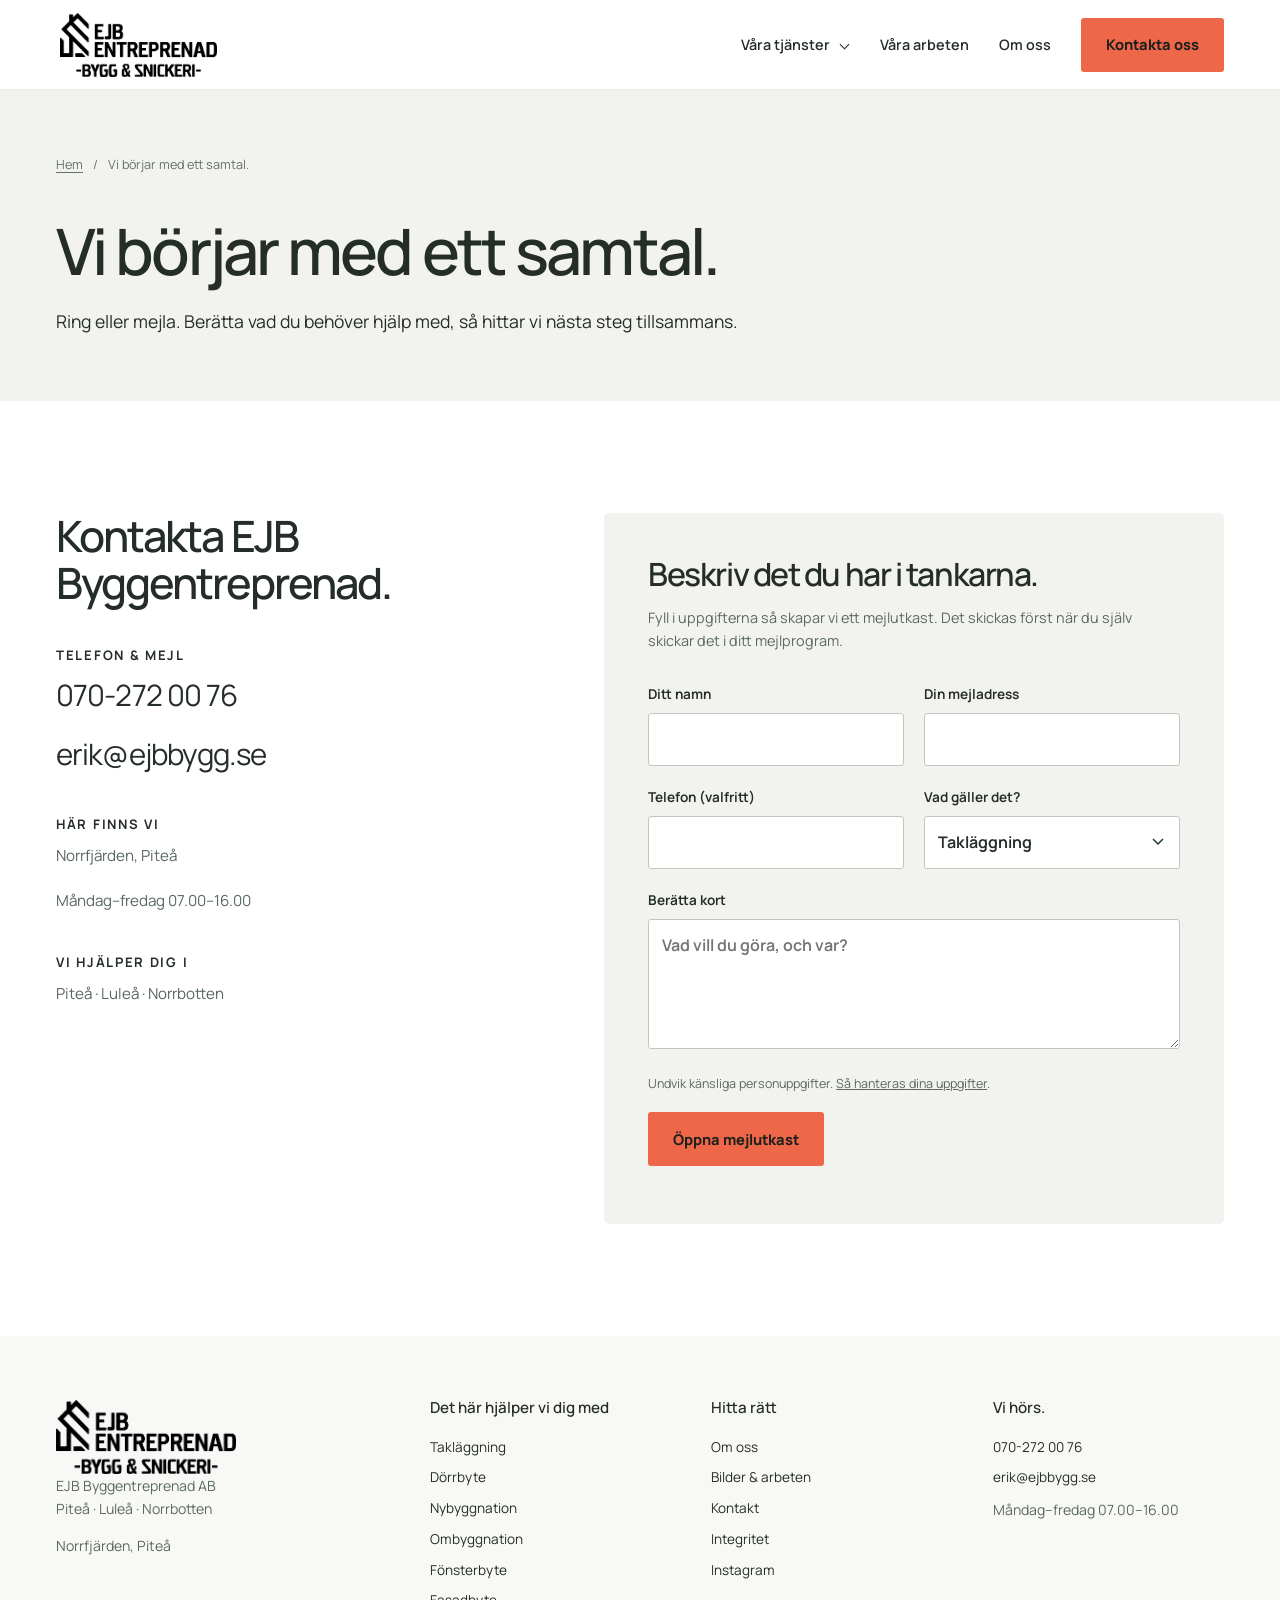
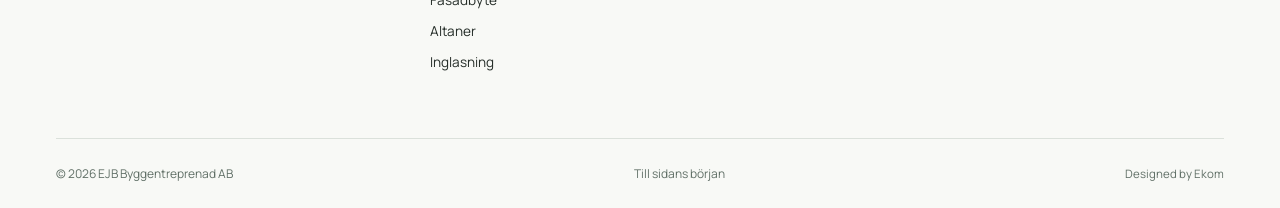
<file: kontakt.html>
<!doctype html><html lang="sv"><head><meta charset="utf-8"><meta name="viewport" content="width=device-width, initial-scale=1"><title>Kontakt | EJB Byggentreprenad</title><meta name="description" content="Kontakta EJB Byggentreprenad på 070-272 00 76 eller erik@ejbbygg.se. Piteå · Luleå · Norrbotten."><meta name="theme-color" content="#252d28"><meta name="robots" content="index,follow,max-image-preview:large"><link rel="canonical" href="https://ejbbygg.se/kontakt.html"><meta property="og:type" content="website"><meta property="og:locale" content="sv_SE"><meta property="og:site_name" content="EJB Byggentreprenad"><meta property="og:title" content="Kontakt | EJB Byggentreprenad"><meta property="og:description" content="Kontakta EJB Byggentreprenad på 070-272 00 76 eller erik@ejbbygg.se. Piteå · Luleå · Norrbotten."><meta property="og:url" content="https://ejbbygg.se/kontakt.html"><meta property="og:image" content="https://ejbbygg.se/assets/photo-1763-1776.webp"><meta name="twitter:card" content="summary_large_image"><link rel="icon" type="image/svg+xml" href="favicon.svg"><link rel="preload" as="font" href="assets/manrope.woff2" type="font/woff2" crossorigin><link rel="stylesheet" href="styles.css"><script type="application/ld+json">{"@context": "https://schema.org", "@type": "LocalBusiness", "name": "EJB Byggentreprenad AB", "url": "https://ejbbygg.se/", "telephone": "+46702720076", "email": "erik@ejbbygg.se", "logo": "https://ejbbygg.se/assets/logo.webp", "image": "https://ejbbygg.se/assets/photo-1763-1776.webp", "areaServed": "Piteå · Luleå · Norrbotten", "sameAs": ["https://www.instagram.com/ejb_byggentreprenad_ab/"]}</script><script type="application/ld+json">{"@context": "https://schema.org", "@type": "BreadcrumbList", "itemListElement": [{"@type": "ListItem", "position": 1, "name": "Hem", "item": "https://ejbbygg.se/"}, {"@type": "ListItem", "position": 2, "name": "Kontakt", "item": "https://ejbbygg.se/kontakt.html"}]}</script><script src="script.js" defer></script></head><body class="ejb" style="--ink:#252d28;--accent:#ee6748;--paper:#f2f3ef"><a class="skip" href="#main">Hoppa till innehållet</a><header class="site-header"><div class="wrap header-inner"><a class="brand" href="index.html" aria-label="EJB Byggentreprenad – startsida"><img src="assets/logo.webp" width="750" height="306" alt="EJB Byggentreprenad"></a><button class="menu-toggle" aria-label="Öppna eller stäng menyn" aria-expanded="false" aria-controls="site-nav"><span>Meny</span><span class="hamburger" aria-hidden="true"></span></button><nav class="site-nav" id="site-nav" aria-label="Huvudmeny"><details><summary>Våra tjänster</summary><div class="dropdown"><a href="tjanster.html">Alla tjänster</a><a href="taklaggning.html">Takläggning</a><a href="dorrbyte.html">Dörrbyte</a><a href="nybyggnation.html">Nybyggnation</a><a href="ombyggnation.html">Ombyggnation</a><a href="fonsterbyte.html">Fönsterbyte</a><a href="fasadbyte.html">Fasadbyte</a><a href="altaner.html">Altaner</a><a href="inglasning.html">Inglasning</a></div></details><a href="vara-arbeten.html">Våra arbeten</a><a href="om-oss.html">Om oss</a><a class="button " href="kontakt.html">Kontakta oss</a></nav></div></header><main id="main"><div id="top"></div><section class="page-heading"><div class="wrap"><nav class="breadcrumbs" aria-label="Brödsmulor"><a href="index.html">Hem</a><span>/</span><span aria-current="page">Vi börjar med ett samtal.</span></nav><h1>Vi börjar med ett samtal.</h1><p>Ring eller mejla. Berätta vad du behöver hjälp med, så hittar vi nästa steg tillsammans.</p></div></section><section class="section"><div class="wrap contact-grid"><div class="contact-info"><h2>Kontakta EJB Byggentreprenad.</h2><div><span class="label">Telefon & mejl</span><a class="contact-big" href="tel:+46702720076">070-272 00 76</a><a class="contact-big" href="mailto:erik@ejbbygg.se">erik@ejbbygg.se</a></div><div><span class="label">Här finns vi</span><p>Norrfjärden, Piteå</p><p>Måndag–fredag 07.00–16.00</p><span class="label">Vi hjälper dig i</span><p>Piteå · Luleå · Norrbotten</p></div></div><div class="contact-box"><h2>Beskriv det du har i tankarna.</h2><p>Fyll i uppgifterna så skapar vi ett mejlutkast. Det skickas först när du själv skickar det i ditt mejlprogram.</p><form data-mail-form data-email="erik@ejbbygg.se"><div class="form-grid"><label>Ditt namn<input name="namn" autocomplete="name" required maxlength="100"></label><label>Din mejladress<input name="email" type="email" autocomplete="email" required maxlength="150"></label><label>Telefon (valfritt)<input name="telefon" type="tel" autocomplete="tel" maxlength="40"></label><label>Vad gäller det?<select name="amne"><option>Takläggning</option><option>Dörrbyte</option><option>Nybyggnation</option><option>Ombyggnation</option><option>Fönsterbyte</option><option>Fasadbyte</option><option>Altaner</option><option>Inglasning</option><option>Annan fråga</option></select></label><label class="full">Berätta kort<textarea name="meddelande" required maxlength="3000" placeholder="Vad vill du göra, och var?"></textarea></label></div><p class="form-note">Undvik känsliga personuppgifter. <a href="integritet.html">Så hanteras dina uppgifter</a>.</p><button class="button" type="submit">Öppna mejlutkast</button><p class="form-status" role="status"></p></form></div></div></section></main><footer class="footer"><div class="wrap"><div class="footer-grid"><div><a class="footer-brand" href="index.html" aria-label="EJB Byggentreprenad – startsida"><img src="assets/logo.webp" width="750" height="306" alt="EJB Byggentreprenad"></a><p>EJB Byggentreprenad AB<br>Piteå · Luleå · Norrbotten</p><p style="margin-top:14px">Norrfjärden, Piteå</p></div><div><h3>Det här hjälper vi dig med</h3><ul><li><a href="taklaggning.html">Takläggning</a></li><li><a href="dorrbyte.html">Dörrbyte</a></li><li><a href="nybyggnation.html">Nybyggnation</a></li><li><a href="ombyggnation.html">Ombyggnation</a></li><li><a href="fonsterbyte.html">Fönsterbyte</a></li><li><a href="fasadbyte.html">Fasadbyte</a></li><li><a href="altaner.html">Altaner</a></li><li><a href="inglasning.html">Inglasning</a></li></ul></div><div><h3>Hitta rätt</h3><ul><li><a href="om-oss.html">Om oss</a></li><li><a href="vara-arbeten.html">Bilder & arbeten</a></li><li><a href="kontakt.html">Kontakt</a></li><li><a href="integritet.html">Integritet</a></li><li><a href="https://www.instagram.com/ejb_byggentreprenad_ab/" target="_blank" rel="noopener noreferrer">Instagram</a></li></ul></div><div><h3>Vi hörs.</h3><ul><li><a href="tel:+46702720076">070-272 00 76</a></li><li><a href="mailto:erik@ejbbygg.se">erik@ejbbygg.se</a></li></ul><p>Måndag–fredag 07.00–16.00</p></div></div><div class="footer-bottom"><span>© 2026 EJB Byggentreprenad AB</span><a href="#top">Till sidans början</a><span class="credit">Designed by <a href="https://ekom.se" target="_blank" rel="noopener noreferrer">Ekom</a></span></div></div></footer><div class="mobile-contact" aria-label="Snabbkontakt"><a href="tel:+46702720076"><svg viewBox="0 0 24 24" fill="none" stroke="currentColor" stroke-width="1.35" stroke-linecap="round" stroke-linejoin="round" aria-hidden="true"><path d="M7 3H4a1 1 0 0 0-1 1c0 9.4 7.6 17 17 17a1 1 0 0 0 1-1v-3l-5-2-2 2a15 15 0 0 1-7-7l2-2-2-5Z"/></svg>Ring oss</a><a href="mailto:erik@ejbbygg.se"><svg viewBox="0 0 24 24" fill="none" stroke="currentColor" stroke-width="1.35" stroke-linecap="round" stroke-linejoin="round" aria-hidden="true"><path d="M3 5h18v14H3z M3 6l9 7 9-7"/></svg>Mejla oss</a></div><dialog class="lightbox" aria-label="Bildvisning"><div class="lightbox-top"><span>EJB Byggentreprenad</span><button type="button" data-close aria-label="Stäng bildvisning">Stäng ×</button></div><img alt=""><div class="lightbox-bottom"><p data-caption></p><div class="lightbox-nav"><button type="button" data-prev aria-label="Föregående bild">Föregående</button><span data-count aria-live="polite"></span><button type="button" data-next aria-label="Nästa bild">Nästa</button></div></div></dialog></body></html>
</file>
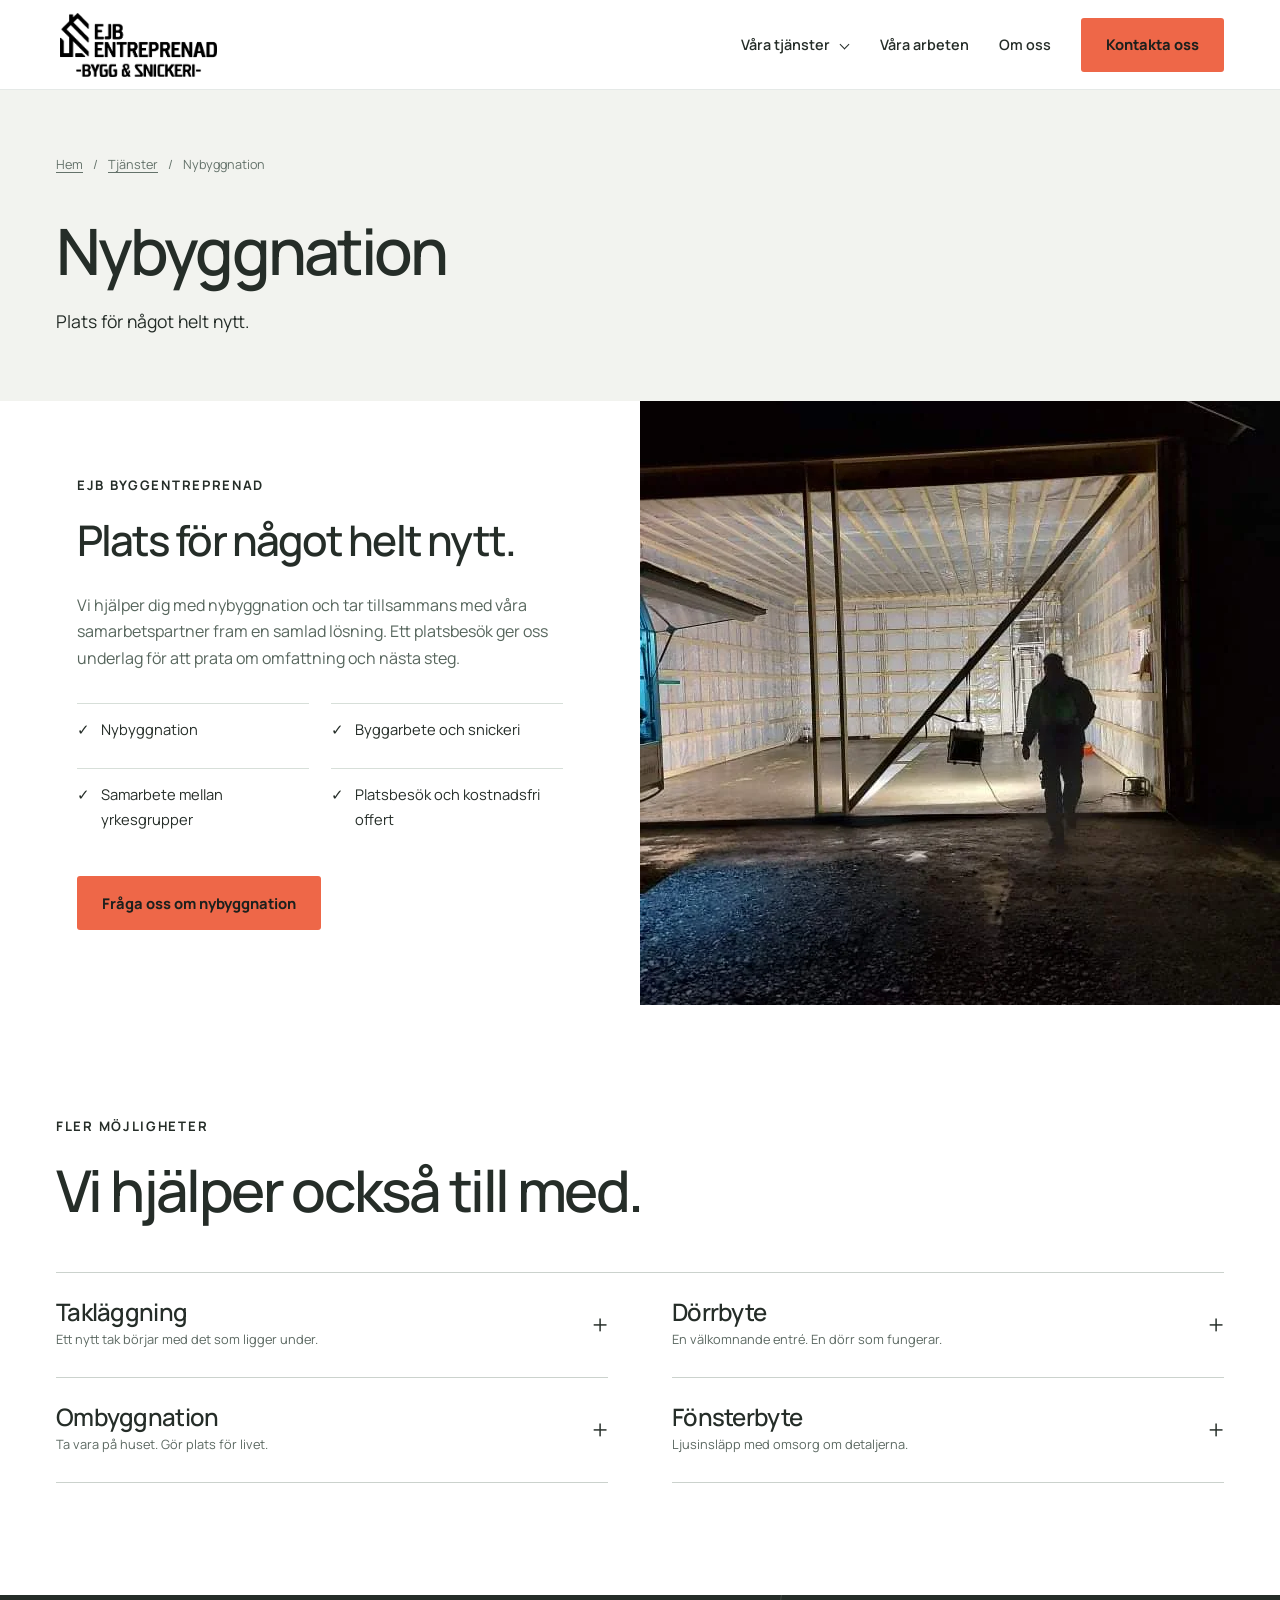
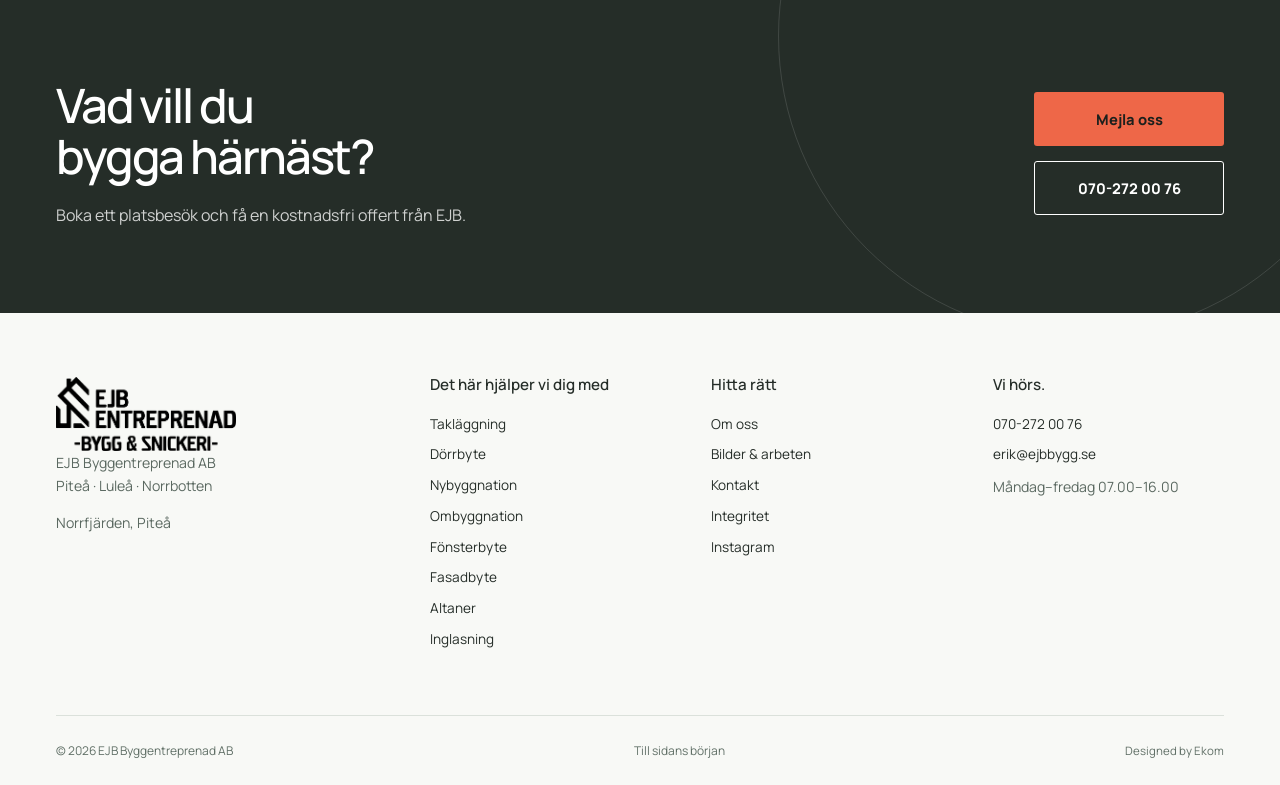
<file: nybyggnation.html>
<!doctype html><html lang="sv"><head><meta charset="utf-8"><meta name="viewport" content="width=device-width, initial-scale=1"><title>Nybyggnation | EJB Byggentreprenad</title><meta name="description" content="Vi hjälper dig med nybyggnation och tar tillsammans med våra samarbetspartner fram en samlad lösning. Ett platsbesök ger oss underlag för att prata om omfattning och"><meta name="theme-color" content="#252d28"><meta name="robots" content="index,follow,max-image-preview:large"><link rel="canonical" href="https://ejbbygg.se/nybyggnation.html"><meta property="og:type" content="website"><meta property="og:locale" content="sv_SE"><meta property="og:site_name" content="EJB Byggentreprenad"><meta property="og:title" content="Nybyggnation | EJB Byggentreprenad"><meta property="og:description" content="Vi hjälper dig med nybyggnation och tar tillsammans med våra samarbetspartner fram en samlad lösning. Ett platsbesök ger oss underlag för att prata om omfattning och"><meta property="og:url" content="https://ejbbygg.se/nybyggnation.html"><meta property="og:image" content="https://ejbbygg.se/assets/photo-1765-640.webp"><meta name="twitter:card" content="summary_large_image"><link rel="icon" type="image/svg+xml" href="favicon.svg"><link rel="preload" as="font" href="assets/manrope.woff2" type="font/woff2" crossorigin><link rel="stylesheet" href="styles.css"><script type="application/ld+json">{"@context": "https://schema.org", "@type": "LocalBusiness", "name": "EJB Byggentreprenad AB", "url": "https://ejbbygg.se/", "telephone": "+46702720076", "email": "erik@ejbbygg.se", "logo": "https://ejbbygg.se/assets/logo.webp", "image": "https://ejbbygg.se/assets/photo-1765-640.webp", "areaServed": "Piteå · Luleå · Norrbotten", "sameAs": ["https://www.instagram.com/ejb_byggentreprenad_ab/"]}</script><script type="application/ld+json">{"@context": "https://schema.org", "@type": "BreadcrumbList", "itemListElement": [{"@type": "ListItem", "position": 1, "name": "Hem", "item": "https://ejbbygg.se/"}, {"@type": "ListItem", "position": 2, "name": "Nybyggnation", "item": "https://ejbbygg.se/nybyggnation.html"}]}</script><script src="script.js" defer></script></head><body class="ejb" style="--ink:#252d28;--accent:#ee6748;--paper:#f2f3ef"><a class="skip" href="#main">Hoppa till innehållet</a><header class="site-header"><div class="wrap header-inner"><a class="brand" href="index.html" aria-label="EJB Byggentreprenad – startsida"><img src="assets/logo.webp" width="750" height="306" alt="EJB Byggentreprenad"></a><button class="menu-toggle" aria-label="Öppna eller stäng menyn" aria-expanded="false" aria-controls="site-nav"><span>Meny</span><span class="hamburger" aria-hidden="true"></span></button><nav class="site-nav" id="site-nav" aria-label="Huvudmeny"><details><summary>Våra tjänster</summary><div class="dropdown"><a href="tjanster.html">Alla tjänster</a><a href="taklaggning.html">Takläggning</a><a href="dorrbyte.html">Dörrbyte</a><a href="nybyggnation.html">Nybyggnation</a><a href="ombyggnation.html">Ombyggnation</a><a href="fonsterbyte.html">Fönsterbyte</a><a href="fasadbyte.html">Fasadbyte</a><a href="altaner.html">Altaner</a><a href="inglasning.html">Inglasning</a></div></details><a href="vara-arbeten.html">Våra arbeten</a><a href="om-oss.html">Om oss</a><a class="button " href="kontakt.html">Kontakta oss</a></nav></div></header><main id="main"><div id="top"></div><section class="page-heading"><div class="wrap"><nav class="breadcrumbs" aria-label="Brödsmulor"><a href="index.html">Hem</a><span>/</span><a href="tjanster.html">Tjänster</a><span>/</span><span aria-current="page">Nybyggnation</span></nav><h1>Nybyggnation</h1><p>Plats för något helt nytt.</p></div></section><section class="service-lead"><div class="copy"><span class="label">EJB Byggentreprenad</span><h2>Plats för något helt nytt.</h2><p>Vi hjälper dig med nybyggnation och tar tillsammans med våra samarbetspartner fram en samlad lösning. Ett platsbesök ger oss underlag för att prata om omfattning och nästa steg.</p><ul class="included"><li>Nybyggnation</li><li>Byggarbete och snickeri</li><li>Samarbete mellan yrkesgrupper</li><li>Platsbesök och kostnadsfri offert</li></ul><div class="actions"><a class="button " href="kontakt.html?amne=Nybyggnation">Fråga oss om nybyggnation</a></div></div><figure class="service-image"><img src="assets/photo-1765-640.webp" srcset="assets/photo-1765-640.webp 640w" sizes="(max-width: 640px) 100vw, 50vw" width="640" height="867" alt="Nybyggnation" class="" fetchpriority="high" loading="eager" decoding="async"></figure></section><section class="section"><div class="wrap"><div class="section-head"><div><span class="label">Fler möjligheter</span><h2>Vi hjälper också till med.</h2></div><div></div></div><div class="services-rows"><a class="service-row" href="taklaggning.html"><div><h3>Takläggning</h3><small>Ett nytt tak börjar med det som ligger under.</small></div><span class="plus" aria-hidden="true">+</span></a><a class="service-row" href="dorrbyte.html"><div><h3>Dörrbyte</h3><small>En välkomnande entré. En dörr som fungerar.</small></div><span class="plus" aria-hidden="true">+</span></a><a class="service-row" href="ombyggnation.html"><div><h3>Ombyggnation</h3><small>Ta vara på huset. Gör plats för livet.</small></div><span class="plus" aria-hidden="true">+</span></a><a class="service-row" href="fonsterbyte.html"><div><h3>Fönsterbyte</h3><small>Ljusinsläpp med omsorg om detaljerna.</small></div><span class="plus" aria-hidden="true">+</span></a></div></div></section></main><section class="cta-band"><div class="wrap cta-inner"><div><h2>Vad vill du<br>bygga härnäst?</h2><p>Boka ett platsbesök och få en kostnadsfri offert från EJB.</p></div><div class="actions"><a class="button " href="mailto:erik@ejbbygg.se">Mejla oss</a><a class="button secondary" href="tel:+46702720076">070-272 00 76</a></div></div></section><footer class="footer"><div class="wrap"><div class="footer-grid"><div><a class="footer-brand" href="index.html" aria-label="EJB Byggentreprenad – startsida"><img src="assets/logo.webp" width="750" height="306" alt="EJB Byggentreprenad"></a><p>EJB Byggentreprenad AB<br>Piteå · Luleå · Norrbotten</p><p style="margin-top:14px">Norrfjärden, Piteå</p></div><div><h3>Det här hjälper vi dig med</h3><ul><li><a href="taklaggning.html">Takläggning</a></li><li><a href="dorrbyte.html">Dörrbyte</a></li><li><a href="nybyggnation.html">Nybyggnation</a></li><li><a href="ombyggnation.html">Ombyggnation</a></li><li><a href="fonsterbyte.html">Fönsterbyte</a></li><li><a href="fasadbyte.html">Fasadbyte</a></li><li><a href="altaner.html">Altaner</a></li><li><a href="inglasning.html">Inglasning</a></li></ul></div><div><h3>Hitta rätt</h3><ul><li><a href="om-oss.html">Om oss</a></li><li><a href="vara-arbeten.html">Bilder & arbeten</a></li><li><a href="kontakt.html">Kontakt</a></li><li><a href="integritet.html">Integritet</a></li><li><a href="https://www.instagram.com/ejb_byggentreprenad_ab/" target="_blank" rel="noopener noreferrer">Instagram</a></li></ul></div><div><h3>Vi hörs.</h3><ul><li><a href="tel:+46702720076">070-272 00 76</a></li><li><a href="mailto:erik@ejbbygg.se">erik@ejbbygg.se</a></li></ul><p>Måndag–fredag 07.00–16.00</p></div></div><div class="footer-bottom"><span>© 2026 EJB Byggentreprenad AB</span><a href="#top">Till sidans början</a><span class="credit">Designed by <a href="https://ekom.se" target="_blank" rel="noopener noreferrer">Ekom</a></span></div></div></footer><div class="mobile-contact" aria-label="Snabbkontakt"><a href="tel:+46702720076"><svg viewBox="0 0 24 24" fill="none" stroke="currentColor" stroke-width="1.35" stroke-linecap="round" stroke-linejoin="round" aria-hidden="true"><path d="M7 3H4a1 1 0 0 0-1 1c0 9.4 7.6 17 17 17a1 1 0 0 0 1-1v-3l-5-2-2 2a15 15 0 0 1-7-7l2-2-2-5Z"/></svg>Ring oss</a><a href="mailto:erik@ejbbygg.se"><svg viewBox="0 0 24 24" fill="none" stroke="currentColor" stroke-width="1.35" stroke-linecap="round" stroke-linejoin="round" aria-hidden="true"><path d="M3 5h18v14H3z M3 6l9 7 9-7"/></svg>Mejla oss</a></div><dialog class="lightbox" aria-label="Bildvisning"><div class="lightbox-top"><span>EJB Byggentreprenad</span><button type="button" data-close aria-label="Stäng bildvisning">Stäng ×</button></div><img alt=""><div class="lightbox-bottom"><p data-caption></p><div class="lightbox-nav"><button type="button" data-prev aria-label="Föregående bild">Föregående</button><span data-count aria-live="polite"></span><button type="button" data-next aria-label="Nästa bild">Nästa</button></div></div></dialog></body></html>
</file>
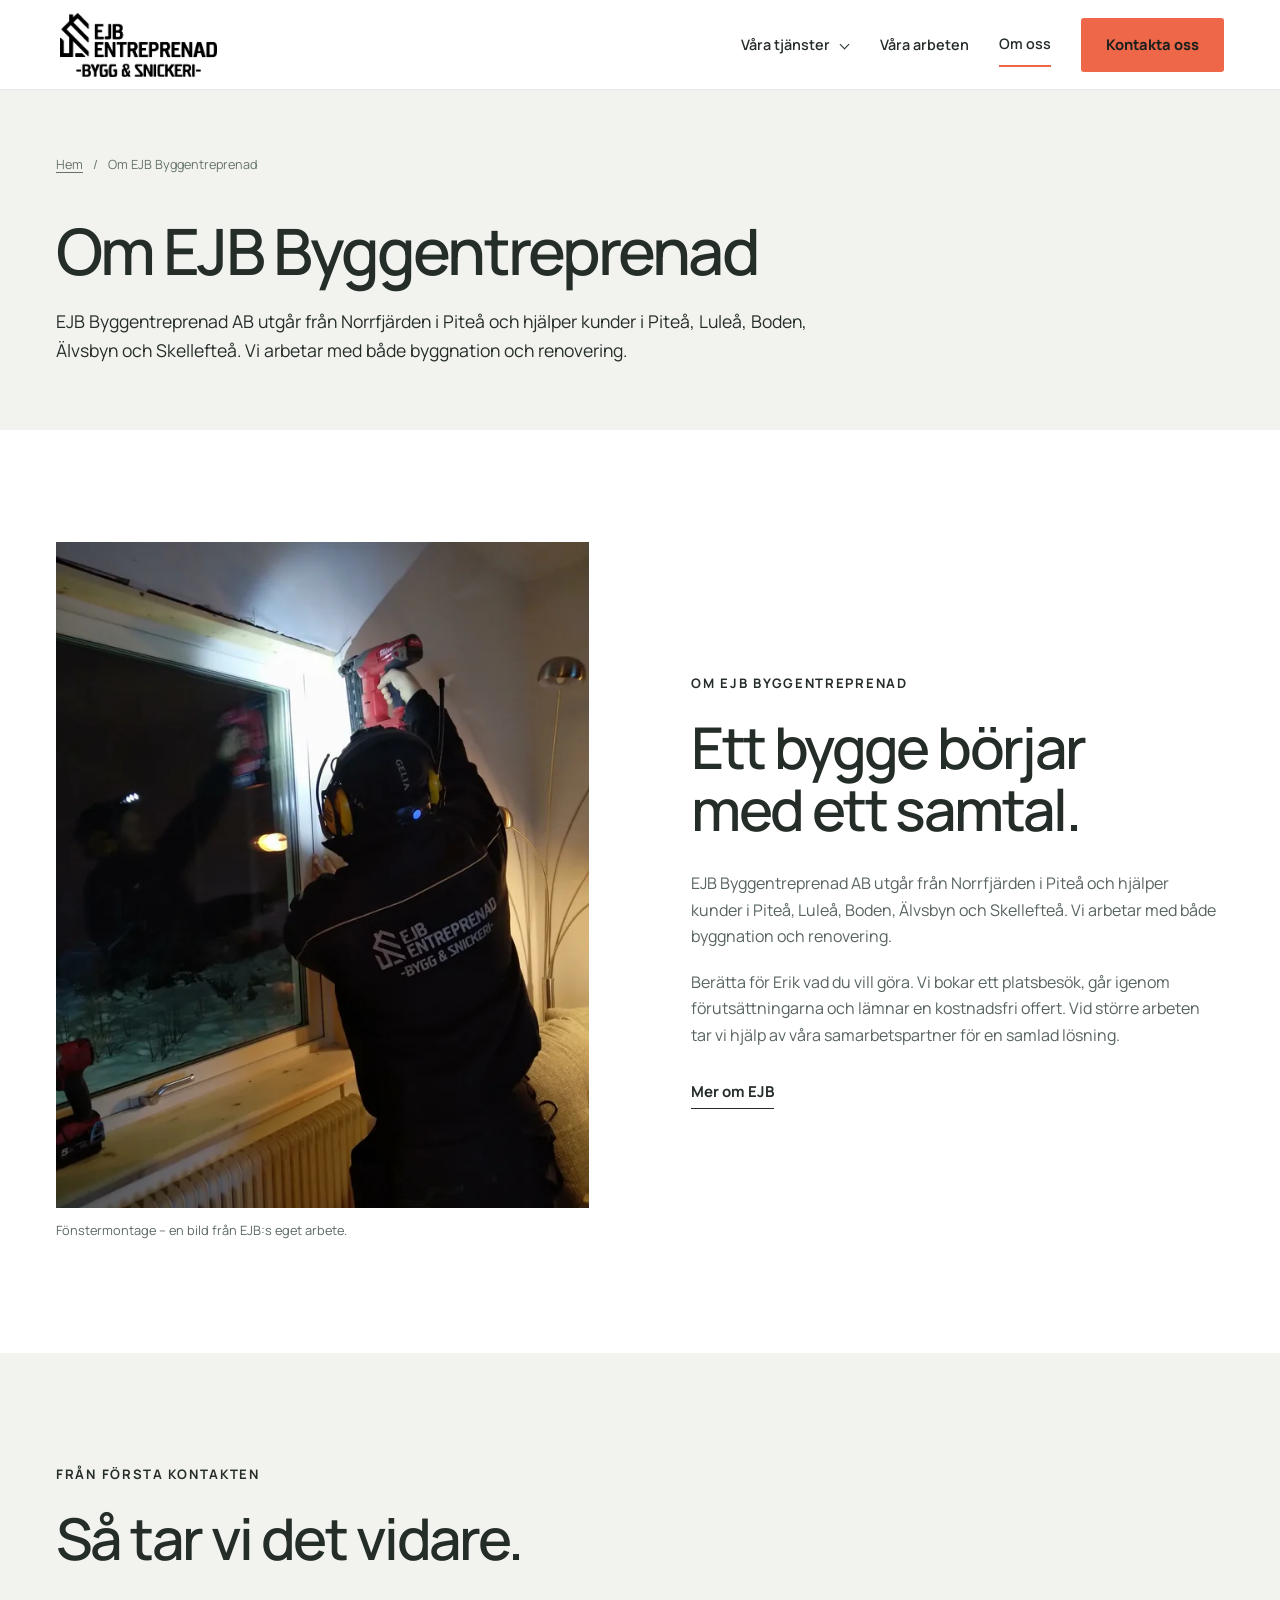
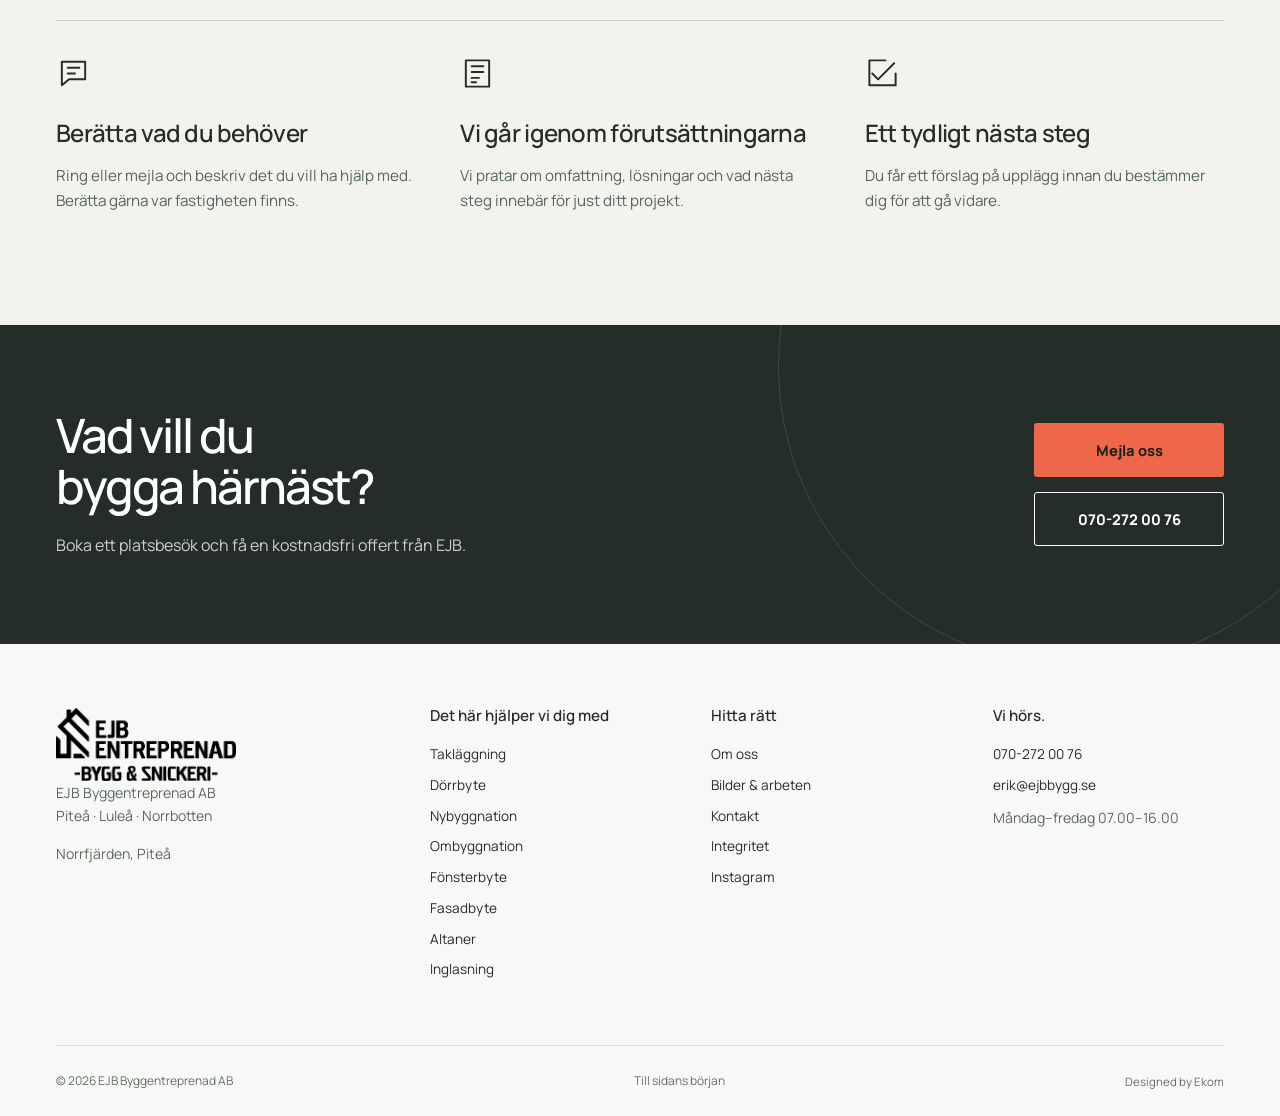
<file: om-oss.html>
<!doctype html><html lang="sv"><head><meta charset="utf-8"><meta name="viewport" content="width=device-width, initial-scale=1"><title>Om oss | EJB Byggentreprenad</title><meta name="description" content="EJB Byggentreprenad AB utgår från Norrfjärden i Piteå och hjälper kunder i Piteå, Luleå, Boden, Älvsbyn och Skellefteå. Vi arbetar med både byggnation och renovering"><meta name="theme-color" content="#252d28"><meta name="robots" content="index,follow,max-image-preview:large"><link rel="canonical" href="https://ejbbygg.se/om-oss.html"><meta property="og:type" content="website"><meta property="og:locale" content="sv_SE"><meta property="og:site_name" content="EJB Byggentreprenad"><meta property="og:title" content="Om oss | EJB Byggentreprenad"><meta property="og:description" content="EJB Byggentreprenad AB utgår från Norrfjärden i Piteå och hjälper kunder i Piteå, Luleå, Boden, Älvsbyn och Skellefteå. Vi arbetar med både byggnation och renovering"><meta property="og:url" content="https://ejbbygg.se/om-oss.html"><meta property="og:image" content="https://ejbbygg.se/assets/photo-3557-1512.webp"><meta name="twitter:card" content="summary_large_image"><link rel="icon" type="image/svg+xml" href="favicon.svg"><link rel="preload" as="font" href="assets/manrope.woff2" type="font/woff2" crossorigin><link rel="stylesheet" href="styles.css"><script type="application/ld+json">{"@context": "https://schema.org", "@type": "LocalBusiness", "name": "EJB Byggentreprenad AB", "url": "https://ejbbygg.se/", "telephone": "+46702720076", "email": "erik@ejbbygg.se", "logo": "https://ejbbygg.se/assets/logo.webp", "image": "https://ejbbygg.se/assets/photo-3557-1512.webp", "areaServed": "Piteå · Luleå · Norrbotten", "sameAs": ["https://www.instagram.com/ejb_byggentreprenad_ab/"]}</script><script type="application/ld+json">{"@context": "https://schema.org", "@type": "BreadcrumbList", "itemListElement": [{"@type": "ListItem", "position": 1, "name": "Hem", "item": "https://ejbbygg.se/"}, {"@type": "ListItem", "position": 2, "name": "Om oss", "item": "https://ejbbygg.se/om-oss.html"}]}</script><script src="script.js" defer></script></head><body class="ejb" style="--ink:#252d28;--accent:#ee6748;--paper:#f2f3ef"><a class="skip" href="#main">Hoppa till innehållet</a><header class="site-header"><div class="wrap header-inner"><a class="brand" href="index.html" aria-label="EJB Byggentreprenad – startsida"><img src="assets/logo.webp" width="750" height="306" alt="EJB Byggentreprenad"></a><button class="menu-toggle" aria-label="Öppna eller stäng menyn" aria-expanded="false" aria-controls="site-nav"><span>Meny</span><span class="hamburger" aria-hidden="true"></span></button><nav class="site-nav" id="site-nav" aria-label="Huvudmeny"><details><summary>Våra tjänster</summary><div class="dropdown"><a href="tjanster.html">Alla tjänster</a><a href="taklaggning.html">Takläggning</a><a href="dorrbyte.html">Dörrbyte</a><a href="nybyggnation.html">Nybyggnation</a><a href="ombyggnation.html">Ombyggnation</a><a href="fonsterbyte.html">Fönsterbyte</a><a href="fasadbyte.html">Fasadbyte</a><a href="altaner.html">Altaner</a><a href="inglasning.html">Inglasning</a></div></details><a href="vara-arbeten.html">Våra arbeten</a><a href="om-oss.html" aria-current="page">Om oss</a><a class="button " href="kontakt.html">Kontakta oss</a></nav></div></header><main id="main"><div id="top"></div><section class="page-heading"><div class="wrap"><nav class="breadcrumbs" aria-label="Brödsmulor"><a href="index.html">Hem</a><span>/</span><span aria-current="page">Om EJB Byggentreprenad</span></nav><h1>Om EJB Byggentreprenad</h1><p>EJB Byggentreprenad AB utgår från Norrfjärden i Piteå och hjälper kunder i Piteå, Luleå, Boden, Älvsbyn och Skellefteå. Vi arbetar med både byggnation och renovering.</p></div></section><section class="section"><div class="wrap about-grid"><figure class="about-photo"><img src="assets/photo-3557-1100.webp" srcset="assets/photo-3557-640.webp 640w, assets/photo-3557-1100.webp 1100w, assets/photo-3557-1512.webp 1512w" sizes="(max-width: 640px) 100vw, 50vw" width="1512" height="2016" alt="Fönstermontage – en bild från EJB:s eget arbete." class="" loading="lazy" decoding="async"><figcaption>Fönstermontage – en bild från EJB:s eget arbete.</figcaption></figure><div class="about-copy"><span class="label">Om EJB Byggentreprenad</span><h2>Ett bygge börjar<br>med ett samtal.</h2><p>EJB Byggentreprenad AB utgår från Norrfjärden i Piteå och hjälper kunder i Piteå, Luleå, Boden, Älvsbyn och Skellefteå. Vi arbetar med både byggnation och renovering.</p><p>Berätta för Erik vad du vill göra. Vi bokar ett platsbesök, går igenom förutsättningarna och lämnar en kostnadsfri offert. Vid större arbeten tar vi hjälp av våra samarbetspartner för en samlad lösning.</p><div class="actions"><a class="textlink" href="om-oss.html">Mer om EJB</a></div></div></div></section><section class="section paper"><div class="wrap"><div class="section-head"><div><span class="label">Från första kontakten</span><h2>Så tar vi det vidare.</h2></div><div></div></div><div class="process"><div><svg viewBox="0 0 24 24" fill="none" stroke="currentColor" stroke-width="1.35" stroke-linecap="round" stroke-linejoin="round" aria-hidden="true"><path d="M4 4h16v12H9l-5 4V4Z M8 8h8 M8 12h5"/></svg><h3>Berätta vad du behöver</h3><p>Ring eller mejla och beskriv det du vill ha hjälp med. Berätta gärna var fastigheten finns.</p></div><div><svg viewBox="0 0 24 24" fill="none" stroke="currentColor" stroke-width="1.35" stroke-linecap="round" stroke-linejoin="round" aria-hidden="true"><path d="M4 3h16v18H4z M8 7h8 M8 11h8 M8 15h5 M8 18h3"/></svg><h3>Vi går igenom förutsättningarna</h3><p>Vi pratar om omfattning, lösningar och vad nästa steg innebär för just ditt projekt.</p></div><div><svg viewBox="0 0 24 24" fill="none" stroke="currentColor" stroke-width="1.35" stroke-linecap="round" stroke-linejoin="round" aria-hidden="true"><path d="M5 12l4 4L20 5 M21 12v8H3V3h11"/></svg><h3>Ett tydligt nästa steg</h3><p>Du får ett förslag på upplägg innan du bestämmer dig för att gå vidare.</p></div></div></div></section></main><section class="cta-band"><div class="wrap cta-inner"><div><h2>Vad vill du<br>bygga härnäst?</h2><p>Boka ett platsbesök och få en kostnadsfri offert från EJB.</p></div><div class="actions"><a class="button " href="mailto:erik@ejbbygg.se">Mejla oss</a><a class="button secondary" href="tel:+46702720076">070-272 00 76</a></div></div></section><footer class="footer"><div class="wrap"><div class="footer-grid"><div><a class="footer-brand" href="index.html" aria-label="EJB Byggentreprenad – startsida"><img src="assets/logo.webp" width="750" height="306" alt="EJB Byggentreprenad"></a><p>EJB Byggentreprenad AB<br>Piteå · Luleå · Norrbotten</p><p style="margin-top:14px">Norrfjärden, Piteå</p></div><div><h3>Det här hjälper vi dig med</h3><ul><li><a href="taklaggning.html">Takläggning</a></li><li><a href="dorrbyte.html">Dörrbyte</a></li><li><a href="nybyggnation.html">Nybyggnation</a></li><li><a href="ombyggnation.html">Ombyggnation</a></li><li><a href="fonsterbyte.html">Fönsterbyte</a></li><li><a href="fasadbyte.html">Fasadbyte</a></li><li><a href="altaner.html">Altaner</a></li><li><a href="inglasning.html">Inglasning</a></li></ul></div><div><h3>Hitta rätt</h3><ul><li><a href="om-oss.html">Om oss</a></li><li><a href="vara-arbeten.html">Bilder & arbeten</a></li><li><a href="kontakt.html">Kontakt</a></li><li><a href="integritet.html">Integritet</a></li><li><a href="https://www.instagram.com/ejb_byggentreprenad_ab/" target="_blank" rel="noopener noreferrer">Instagram</a></li></ul></div><div><h3>Vi hörs.</h3><ul><li><a href="tel:+46702720076">070-272 00 76</a></li><li><a href="mailto:erik@ejbbygg.se">erik@ejbbygg.se</a></li></ul><p>Måndag–fredag 07.00–16.00</p></div></div><div class="footer-bottom"><span>© 2026 EJB Byggentreprenad AB</span><a href="#top">Till sidans början</a><span class="credit">Designed by <a href="https://ekom.se" target="_blank" rel="noopener noreferrer">Ekom</a></span></div></div></footer><div class="mobile-contact" aria-label="Snabbkontakt"><a href="tel:+46702720076"><svg viewBox="0 0 24 24" fill="none" stroke="currentColor" stroke-width="1.35" stroke-linecap="round" stroke-linejoin="round" aria-hidden="true"><path d="M7 3H4a1 1 0 0 0-1 1c0 9.4 7.6 17 17 17a1 1 0 0 0 1-1v-3l-5-2-2 2a15 15 0 0 1-7-7l2-2-2-5Z"/></svg>Ring oss</a><a href="mailto:erik@ejbbygg.se"><svg viewBox="0 0 24 24" fill="none" stroke="currentColor" stroke-width="1.35" stroke-linecap="round" stroke-linejoin="round" aria-hidden="true"><path d="M3 5h18v14H3z M3 6l9 7 9-7"/></svg>Mejla oss</a></div><dialog class="lightbox" aria-label="Bildvisning"><div class="lightbox-top"><span>EJB Byggentreprenad</span><button type="button" data-close aria-label="Stäng bildvisning">Stäng ×</button></div><img alt=""><div class="lightbox-bottom"><p data-caption></p><div class="lightbox-nav"><button type="button" data-prev aria-label="Föregående bild">Föregående</button><span data-count aria-live="polite"></span><button type="button" data-next aria-label="Nästa bild">Nästa</button></div></div></dialog></body></html>
</file>
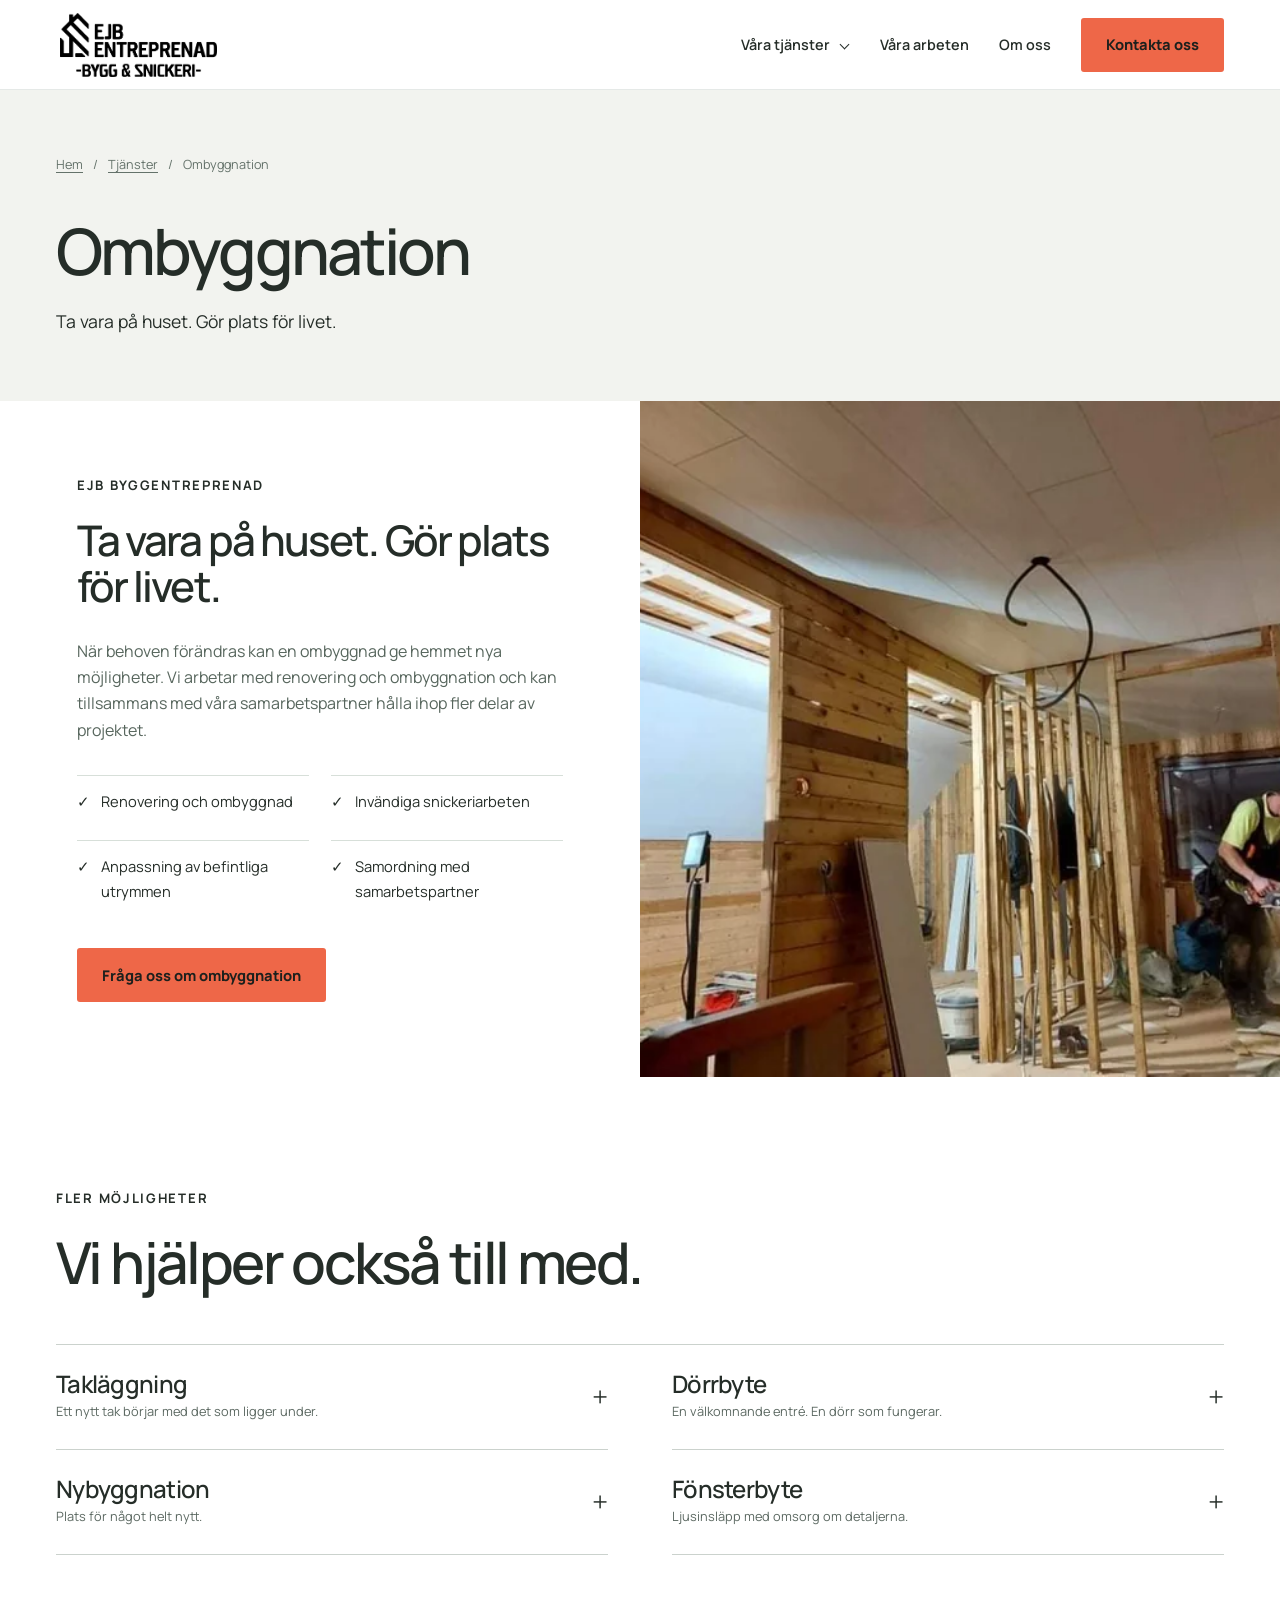
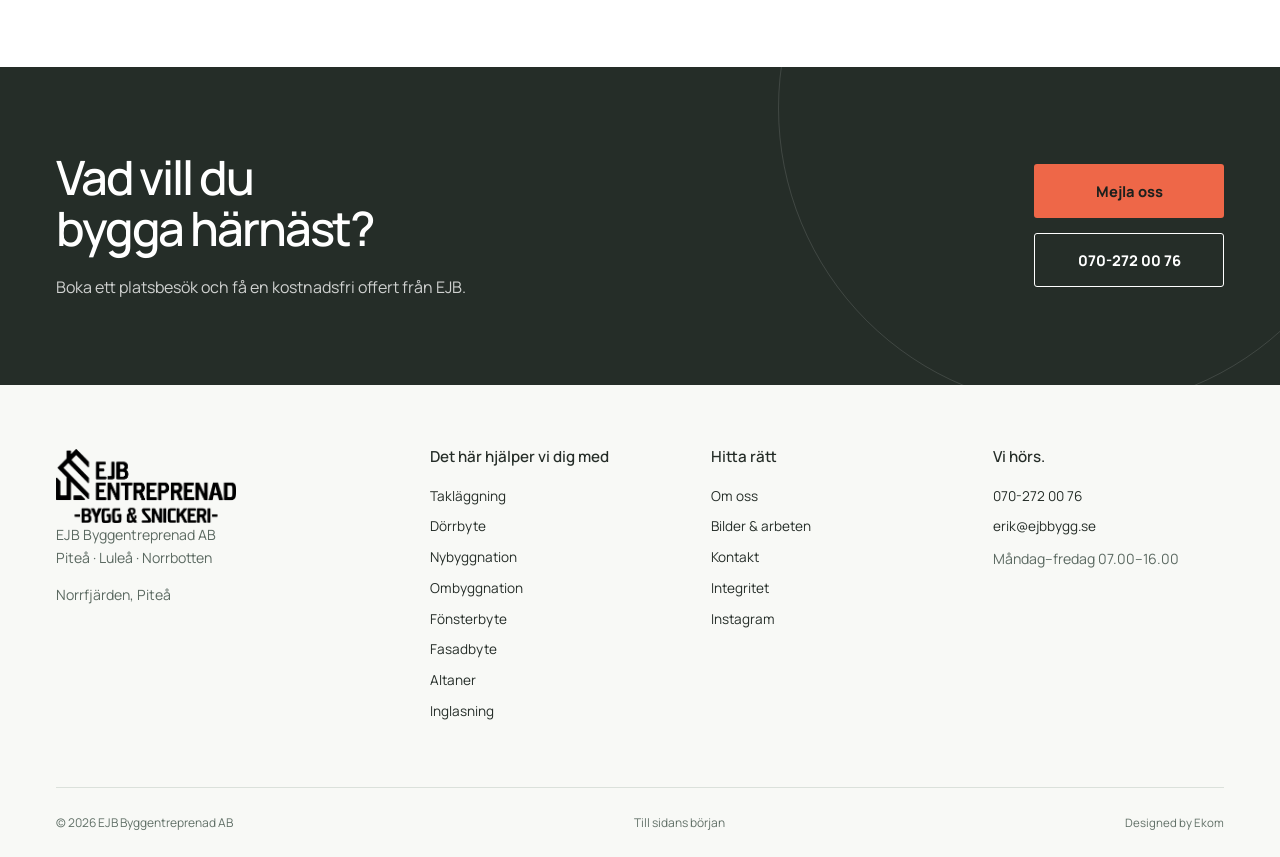
<file: ombyggnation.html>
<!doctype html><html lang="sv"><head><meta charset="utf-8"><meta name="viewport" content="width=device-width, initial-scale=1"><title>Ombyggnation | EJB Byggentreprenad</title><meta name="description" content="När behoven förändras kan en ombyggnad ge hemmet nya möjligheter. Vi arbetar med renovering och ombyggnation och kan tillsammans med våra samarbetspartner hålla ihop"><meta name="theme-color" content="#252d28"><meta name="robots" content="index,follow,max-image-preview:large"><link rel="canonical" href="https://ejbbygg.se/ombyggnation.html"><meta property="og:type" content="website"><meta property="og:locale" content="sv_SE"><meta property="og:site_name" content="EJB Byggentreprenad"><meta property="og:title" content="Ombyggnation | EJB Byggentreprenad"><meta property="og:description" content="När behoven förändras kan en ombyggnad ge hemmet nya möjligheter. Vi arbetar med renovering och ombyggnation och kan tillsammans med våra samarbetspartner hålla ihop"><meta property="og:url" content="https://ejbbygg.se/ombyggnation.html"><meta property="og:image" content="https://ejbbygg.se/assets/photo-1757-945.webp"><meta name="twitter:card" content="summary_large_image"><link rel="icon" type="image/svg+xml" href="favicon.svg"><link rel="preload" as="font" href="assets/manrope.woff2" type="font/woff2" crossorigin><link rel="stylesheet" href="styles.css"><script type="application/ld+json">{"@context": "https://schema.org", "@type": "LocalBusiness", "name": "EJB Byggentreprenad AB", "url": "https://ejbbygg.se/", "telephone": "+46702720076", "email": "erik@ejbbygg.se", "logo": "https://ejbbygg.se/assets/logo.webp", "image": "https://ejbbygg.se/assets/photo-1757-945.webp", "areaServed": "Piteå · Luleå · Norrbotten", "sameAs": ["https://www.instagram.com/ejb_byggentreprenad_ab/"]}</script><script type="application/ld+json">{"@context": "https://schema.org", "@type": "BreadcrumbList", "itemListElement": [{"@type": "ListItem", "position": 1, "name": "Hem", "item": "https://ejbbygg.se/"}, {"@type": "ListItem", "position": 2, "name": "Ombyggnation", "item": "https://ejbbygg.se/ombyggnation.html"}]}</script><script src="script.js" defer></script></head><body class="ejb" style="--ink:#252d28;--accent:#ee6748;--paper:#f2f3ef"><a class="skip" href="#main">Hoppa till innehållet</a><header class="site-header"><div class="wrap header-inner"><a class="brand" href="index.html" aria-label="EJB Byggentreprenad – startsida"><img src="assets/logo.webp" width="750" height="306" alt="EJB Byggentreprenad"></a><button class="menu-toggle" aria-label="Öppna eller stäng menyn" aria-expanded="false" aria-controls="site-nav"><span>Meny</span><span class="hamburger" aria-hidden="true"></span></button><nav class="site-nav" id="site-nav" aria-label="Huvudmeny"><details><summary>Våra tjänster</summary><div class="dropdown"><a href="tjanster.html">Alla tjänster</a><a href="taklaggning.html">Takläggning</a><a href="dorrbyte.html">Dörrbyte</a><a href="nybyggnation.html">Nybyggnation</a><a href="ombyggnation.html">Ombyggnation</a><a href="fonsterbyte.html">Fönsterbyte</a><a href="fasadbyte.html">Fasadbyte</a><a href="altaner.html">Altaner</a><a href="inglasning.html">Inglasning</a></div></details><a href="vara-arbeten.html">Våra arbeten</a><a href="om-oss.html">Om oss</a><a class="button " href="kontakt.html">Kontakta oss</a></nav></div></header><main id="main"><div id="top"></div><section class="page-heading"><div class="wrap"><nav class="breadcrumbs" aria-label="Brödsmulor"><a href="index.html">Hem</a><span>/</span><a href="tjanster.html">Tjänster</a><span>/</span><span aria-current="page">Ombyggnation</span></nav><h1>Ombyggnation</h1><p>Ta vara på huset. Gör plats för livet.</p></div></section><section class="service-lead"><div class="copy"><span class="label">EJB Byggentreprenad</span><h2>Ta vara på huset. Gör plats för livet.</h2><p>När behoven förändras kan en ombyggnad ge hemmet nya möjligheter. Vi arbetar med renovering och ombyggnation och kan tillsammans med våra samarbetspartner hålla ihop fler delar av projektet.</p><ul class="included"><li>Renovering och ombyggnad</li><li>Invändiga snickeriarbeten</li><li>Anpassning av befintliga utrymmen</li><li>Samordning med samarbetspartner</li></ul><div class="actions"><a class="button " href="kontakt.html?amne=Ombyggnation">Fråga oss om ombyggnation</a></div></div><figure class="service-image"><img src="assets/photo-1757-945.webp" srcset="assets/photo-1757-640.webp 640w, assets/photo-1757-945.webp 945w" sizes="(max-width: 640px) 100vw, 50vw" width="945" height="783" alt="Ombyggnation" class="" fetchpriority="high" loading="eager" decoding="async"></figure></section><section class="section"><div class="wrap"><div class="section-head"><div><span class="label">Fler möjligheter</span><h2>Vi hjälper också till med.</h2></div><div></div></div><div class="services-rows"><a class="service-row" href="taklaggning.html"><div><h3>Takläggning</h3><small>Ett nytt tak börjar med det som ligger under.</small></div><span class="plus" aria-hidden="true">+</span></a><a class="service-row" href="dorrbyte.html"><div><h3>Dörrbyte</h3><small>En välkomnande entré. En dörr som fungerar.</small></div><span class="plus" aria-hidden="true">+</span></a><a class="service-row" href="nybyggnation.html"><div><h3>Nybyggnation</h3><small>Plats för något helt nytt.</small></div><span class="plus" aria-hidden="true">+</span></a><a class="service-row" href="fonsterbyte.html"><div><h3>Fönsterbyte</h3><small>Ljusinsläpp med omsorg om detaljerna.</small></div><span class="plus" aria-hidden="true">+</span></a></div></div></section></main><section class="cta-band"><div class="wrap cta-inner"><div><h2>Vad vill du<br>bygga härnäst?</h2><p>Boka ett platsbesök och få en kostnadsfri offert från EJB.</p></div><div class="actions"><a class="button " href="mailto:erik@ejbbygg.se">Mejla oss</a><a class="button secondary" href="tel:+46702720076">070-272 00 76</a></div></div></section><footer class="footer"><div class="wrap"><div class="footer-grid"><div><a class="footer-brand" href="index.html" aria-label="EJB Byggentreprenad – startsida"><img src="assets/logo.webp" width="750" height="306" alt="EJB Byggentreprenad"></a><p>EJB Byggentreprenad AB<br>Piteå · Luleå · Norrbotten</p><p style="margin-top:14px">Norrfjärden, Piteå</p></div><div><h3>Det här hjälper vi dig med</h3><ul><li><a href="taklaggning.html">Takläggning</a></li><li><a href="dorrbyte.html">Dörrbyte</a></li><li><a href="nybyggnation.html">Nybyggnation</a></li><li><a href="ombyggnation.html">Ombyggnation</a></li><li><a href="fonsterbyte.html">Fönsterbyte</a></li><li><a href="fasadbyte.html">Fasadbyte</a></li><li><a href="altaner.html">Altaner</a></li><li><a href="inglasning.html">Inglasning</a></li></ul></div><div><h3>Hitta rätt</h3><ul><li><a href="om-oss.html">Om oss</a></li><li><a href="vara-arbeten.html">Bilder & arbeten</a></li><li><a href="kontakt.html">Kontakt</a></li><li><a href="integritet.html">Integritet</a></li><li><a href="https://www.instagram.com/ejb_byggentreprenad_ab/" target="_blank" rel="noopener noreferrer">Instagram</a></li></ul></div><div><h3>Vi hörs.</h3><ul><li><a href="tel:+46702720076">070-272 00 76</a></li><li><a href="mailto:erik@ejbbygg.se">erik@ejbbygg.se</a></li></ul><p>Måndag–fredag 07.00–16.00</p></div></div><div class="footer-bottom"><span>© 2026 EJB Byggentreprenad AB</span><a href="#top">Till sidans början</a><span class="credit">Designed by <a href="https://ekom.se" target="_blank" rel="noopener noreferrer">Ekom</a></span></div></div></footer><div class="mobile-contact" aria-label="Snabbkontakt"><a href="tel:+46702720076"><svg viewBox="0 0 24 24" fill="none" stroke="currentColor" stroke-width="1.35" stroke-linecap="round" stroke-linejoin="round" aria-hidden="true"><path d="M7 3H4a1 1 0 0 0-1 1c0 9.4 7.6 17 17 17a1 1 0 0 0 1-1v-3l-5-2-2 2a15 15 0 0 1-7-7l2-2-2-5Z"/></svg>Ring oss</a><a href="mailto:erik@ejbbygg.se"><svg viewBox="0 0 24 24" fill="none" stroke="currentColor" stroke-width="1.35" stroke-linecap="round" stroke-linejoin="round" aria-hidden="true"><path d="M3 5h18v14H3z M3 6l9 7 9-7"/></svg>Mejla oss</a></div><dialog class="lightbox" aria-label="Bildvisning"><div class="lightbox-top"><span>EJB Byggentreprenad</span><button type="button" data-close aria-label="Stäng bildvisning">Stäng ×</button></div><img alt=""><div class="lightbox-bottom"><p data-caption></p><div class="lightbox-nav"><button type="button" data-prev aria-label="Föregående bild">Föregående</button><span data-count aria-live="polite"></span><button type="button" data-next aria-label="Nästa bild">Nästa</button></div></div></dialog></body></html>
</file>
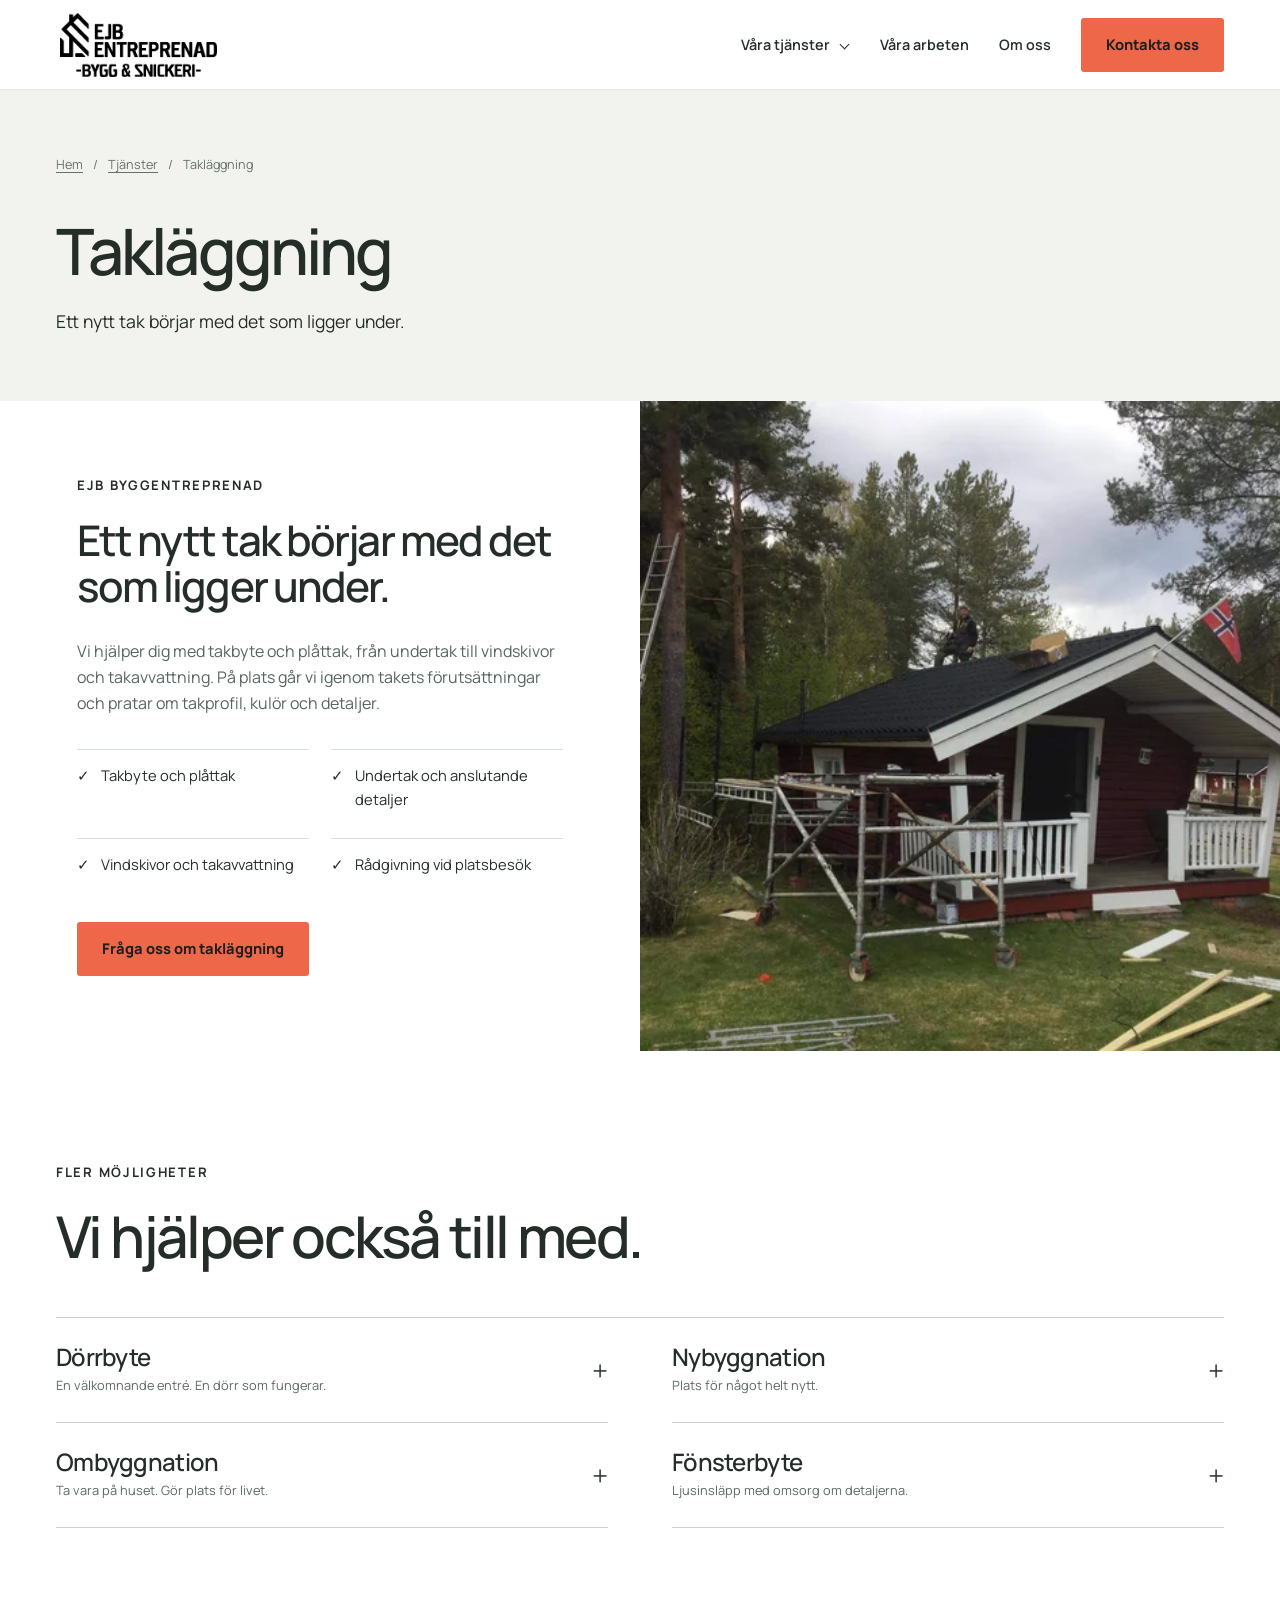
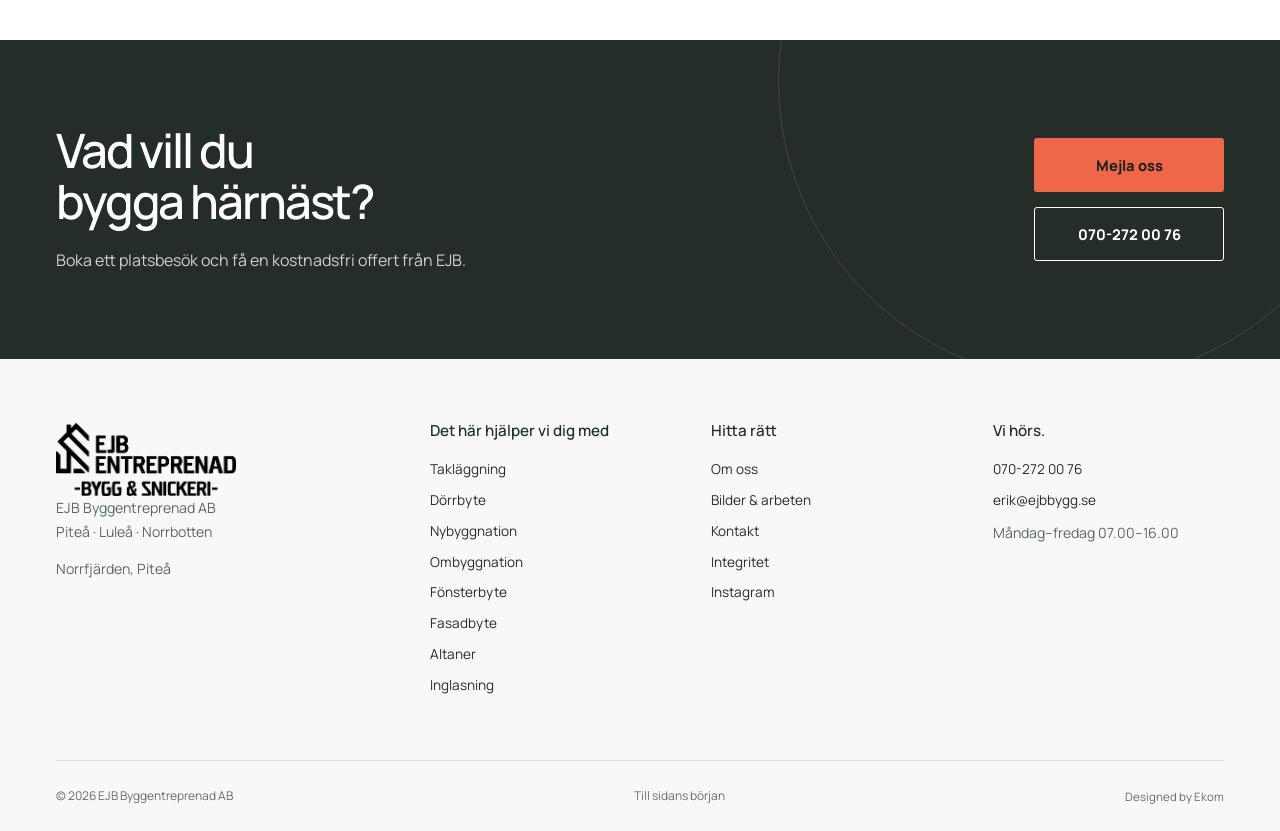
<file: taklaggning.html>
<!doctype html><html lang="sv"><head><meta charset="utf-8"><meta name="viewport" content="width=device-width, initial-scale=1"><title>Takläggning | EJB Byggentreprenad</title><meta name="description" content="Vi hjälper dig med takbyte och plåttak, från undertak till vindskivor och takavvattning. På plats går vi igenom takets förutsättningar och pratar om takprofil, kulör"><meta name="theme-color" content="#252d28"><meta name="robots" content="index,follow,max-image-preview:large"><link rel="canonical" href="https://ejbbygg.se/taklaggning.html"><meta property="og:type" content="website"><meta property="og:locale" content="sv_SE"><meta property="og:site_name" content="EJB Byggentreprenad"><meta property="og:title" content="Takläggning | EJB Byggentreprenad"><meta property="og:description" content="Vi hjälper dig med takbyte och plåttak, från undertak till vindskivor och takavvattning. På plats går vi igenom takets förutsättningar och pratar om takprofil, kulör"><meta property="og:url" content="https://ejbbygg.se/taklaggning.html"><meta property="og:image" content="https://ejbbygg.se/assets/photo-1763-1776.webp"><meta name="twitter:card" content="summary_large_image"><link rel="icon" type="image/svg+xml" href="favicon.svg"><link rel="preload" as="font" href="assets/manrope.woff2" type="font/woff2" crossorigin><link rel="stylesheet" href="styles.css"><script type="application/ld+json">{"@context": "https://schema.org", "@type": "LocalBusiness", "name": "EJB Byggentreprenad AB", "url": "https://ejbbygg.se/", "telephone": "+46702720076", "email": "erik@ejbbygg.se", "logo": "https://ejbbygg.se/assets/logo.webp", "image": "https://ejbbygg.se/assets/photo-1763-1776.webp", "areaServed": "Piteå · Luleå · Norrbotten", "sameAs": ["https://www.instagram.com/ejb_byggentreprenad_ab/"]}</script><script type="application/ld+json">{"@context": "https://schema.org", "@type": "BreadcrumbList", "itemListElement": [{"@type": "ListItem", "position": 1, "name": "Hem", "item": "https://ejbbygg.se/"}, {"@type": "ListItem", "position": 2, "name": "Takläggning", "item": "https://ejbbygg.se/taklaggning.html"}]}</script><script src="script.js" defer></script></head><body class="ejb" style="--ink:#252d28;--accent:#ee6748;--paper:#f2f3ef"><a class="skip" href="#main">Hoppa till innehållet</a><header class="site-header"><div class="wrap header-inner"><a class="brand" href="index.html" aria-label="EJB Byggentreprenad – startsida"><img src="assets/logo.webp" width="750" height="306" alt="EJB Byggentreprenad"></a><button class="menu-toggle" aria-label="Öppna eller stäng menyn" aria-expanded="false" aria-controls="site-nav"><span>Meny</span><span class="hamburger" aria-hidden="true"></span></button><nav class="site-nav" id="site-nav" aria-label="Huvudmeny"><details><summary>Våra tjänster</summary><div class="dropdown"><a href="tjanster.html">Alla tjänster</a><a href="taklaggning.html">Takläggning</a><a href="dorrbyte.html">Dörrbyte</a><a href="nybyggnation.html">Nybyggnation</a><a href="ombyggnation.html">Ombyggnation</a><a href="fonsterbyte.html">Fönsterbyte</a><a href="fasadbyte.html">Fasadbyte</a><a href="altaner.html">Altaner</a><a href="inglasning.html">Inglasning</a></div></details><a href="vara-arbeten.html">Våra arbeten</a><a href="om-oss.html">Om oss</a><a class="button " href="kontakt.html">Kontakta oss</a></nav></div></header><main id="main"><div id="top"></div><section class="page-heading"><div class="wrap"><nav class="breadcrumbs" aria-label="Brödsmulor"><a href="index.html">Hem</a><span>/</span><a href="tjanster.html">Tjänster</a><span>/</span><span aria-current="page">Takläggning</span></nav><h1>Takläggning</h1><p>Ett nytt tak börjar med det som ligger under.</p></div></section><section class="service-lead"><div class="copy"><span class="label">EJB Byggentreprenad</span><h2>Ett nytt tak börjar med det som ligger under.</h2><p>Vi hjälper dig med takbyte och plåttak, från undertak till vindskivor och takavvattning. På plats går vi igenom takets förutsättningar och pratar om takprofil, kulör och detaljer.</p><ul class="included"><li>Takbyte och plåttak</li><li>Undertak och anslutande detaljer</li><li>Vindskivor och takavvattning</li><li>Rådgivning vid platsbesök</li></ul><div class="actions"><a class="button " href="kontakt.html?amne=Takl%C3%A4ggning">Fråga oss om takläggning</a></div></div><figure class="service-image"><img src="assets/photo-1763-1776.webp" srcset="assets/photo-1763-640.webp 640w, assets/photo-1763-1100.webp 1100w, assets/photo-1763-1776.webp 1776w" sizes="(max-width: 640px) 100vw, 50vw" width="1776" height="1332" alt="Takläggning" class="" fetchpriority="high" loading="eager" decoding="async"></figure></section><section class="section"><div class="wrap"><div class="section-head"><div><span class="label">Fler möjligheter</span><h2>Vi hjälper också till med.</h2></div><div></div></div><div class="services-rows"><a class="service-row" href="dorrbyte.html"><div><h3>Dörrbyte</h3><small>En välkomnande entré. En dörr som fungerar.</small></div><span class="plus" aria-hidden="true">+</span></a><a class="service-row" href="nybyggnation.html"><div><h3>Nybyggnation</h3><small>Plats för något helt nytt.</small></div><span class="plus" aria-hidden="true">+</span></a><a class="service-row" href="ombyggnation.html"><div><h3>Ombyggnation</h3><small>Ta vara på huset. Gör plats för livet.</small></div><span class="plus" aria-hidden="true">+</span></a><a class="service-row" href="fonsterbyte.html"><div><h3>Fönsterbyte</h3><small>Ljusinsläpp med omsorg om detaljerna.</small></div><span class="plus" aria-hidden="true">+</span></a></div></div></section></main><section class="cta-band"><div class="wrap cta-inner"><div><h2>Vad vill du<br>bygga härnäst?</h2><p>Boka ett platsbesök och få en kostnadsfri offert från EJB.</p></div><div class="actions"><a class="button " href="mailto:erik@ejbbygg.se">Mejla oss</a><a class="button secondary" href="tel:+46702720076">070-272 00 76</a></div></div></section><footer class="footer"><div class="wrap"><div class="footer-grid"><div><a class="footer-brand" href="index.html" aria-label="EJB Byggentreprenad – startsida"><img src="assets/logo.webp" width="750" height="306" alt="EJB Byggentreprenad"></a><p>EJB Byggentreprenad AB<br>Piteå · Luleå · Norrbotten</p><p style="margin-top:14px">Norrfjärden, Piteå</p></div><div><h3>Det här hjälper vi dig med</h3><ul><li><a href="taklaggning.html">Takläggning</a></li><li><a href="dorrbyte.html">Dörrbyte</a></li><li><a href="nybyggnation.html">Nybyggnation</a></li><li><a href="ombyggnation.html">Ombyggnation</a></li><li><a href="fonsterbyte.html">Fönsterbyte</a></li><li><a href="fasadbyte.html">Fasadbyte</a></li><li><a href="altaner.html">Altaner</a></li><li><a href="inglasning.html">Inglasning</a></li></ul></div><div><h3>Hitta rätt</h3><ul><li><a href="om-oss.html">Om oss</a></li><li><a href="vara-arbeten.html">Bilder & arbeten</a></li><li><a href="kontakt.html">Kontakt</a></li><li><a href="integritet.html">Integritet</a></li><li><a href="https://www.instagram.com/ejb_byggentreprenad_ab/" target="_blank" rel="noopener noreferrer">Instagram</a></li></ul></div><div><h3>Vi hörs.</h3><ul><li><a href="tel:+46702720076">070-272 00 76</a></li><li><a href="mailto:erik@ejbbygg.se">erik@ejbbygg.se</a></li></ul><p>Måndag–fredag 07.00–16.00</p></div></div><div class="footer-bottom"><span>© 2026 EJB Byggentreprenad AB</span><a href="#top">Till sidans början</a><span class="credit">Designed by <a href="https://ekom.se" target="_blank" rel="noopener noreferrer">Ekom</a></span></div></div></footer><div class="mobile-contact" aria-label="Snabbkontakt"><a href="tel:+46702720076"><svg viewBox="0 0 24 24" fill="none" stroke="currentColor" stroke-width="1.35" stroke-linecap="round" stroke-linejoin="round" aria-hidden="true"><path d="M7 3H4a1 1 0 0 0-1 1c0 9.4 7.6 17 17 17a1 1 0 0 0 1-1v-3l-5-2-2 2a15 15 0 0 1-7-7l2-2-2-5Z"/></svg>Ring oss</a><a href="mailto:erik@ejbbygg.se"><svg viewBox="0 0 24 24" fill="none" stroke="currentColor" stroke-width="1.35" stroke-linecap="round" stroke-linejoin="round" aria-hidden="true"><path d="M3 5h18v14H3z M3 6l9 7 9-7"/></svg>Mejla oss</a></div><dialog class="lightbox" aria-label="Bildvisning"><div class="lightbox-top"><span>EJB Byggentreprenad</span><button type="button" data-close aria-label="Stäng bildvisning">Stäng ×</button></div><img alt=""><div class="lightbox-bottom"><p data-caption></p><div class="lightbox-nav"><button type="button" data-prev aria-label="Föregående bild">Föregående</button><span data-count aria-live="polite"></span><button type="button" data-next aria-label="Nästa bild">Nästa</button></div></div></dialog></body></html>
</file>
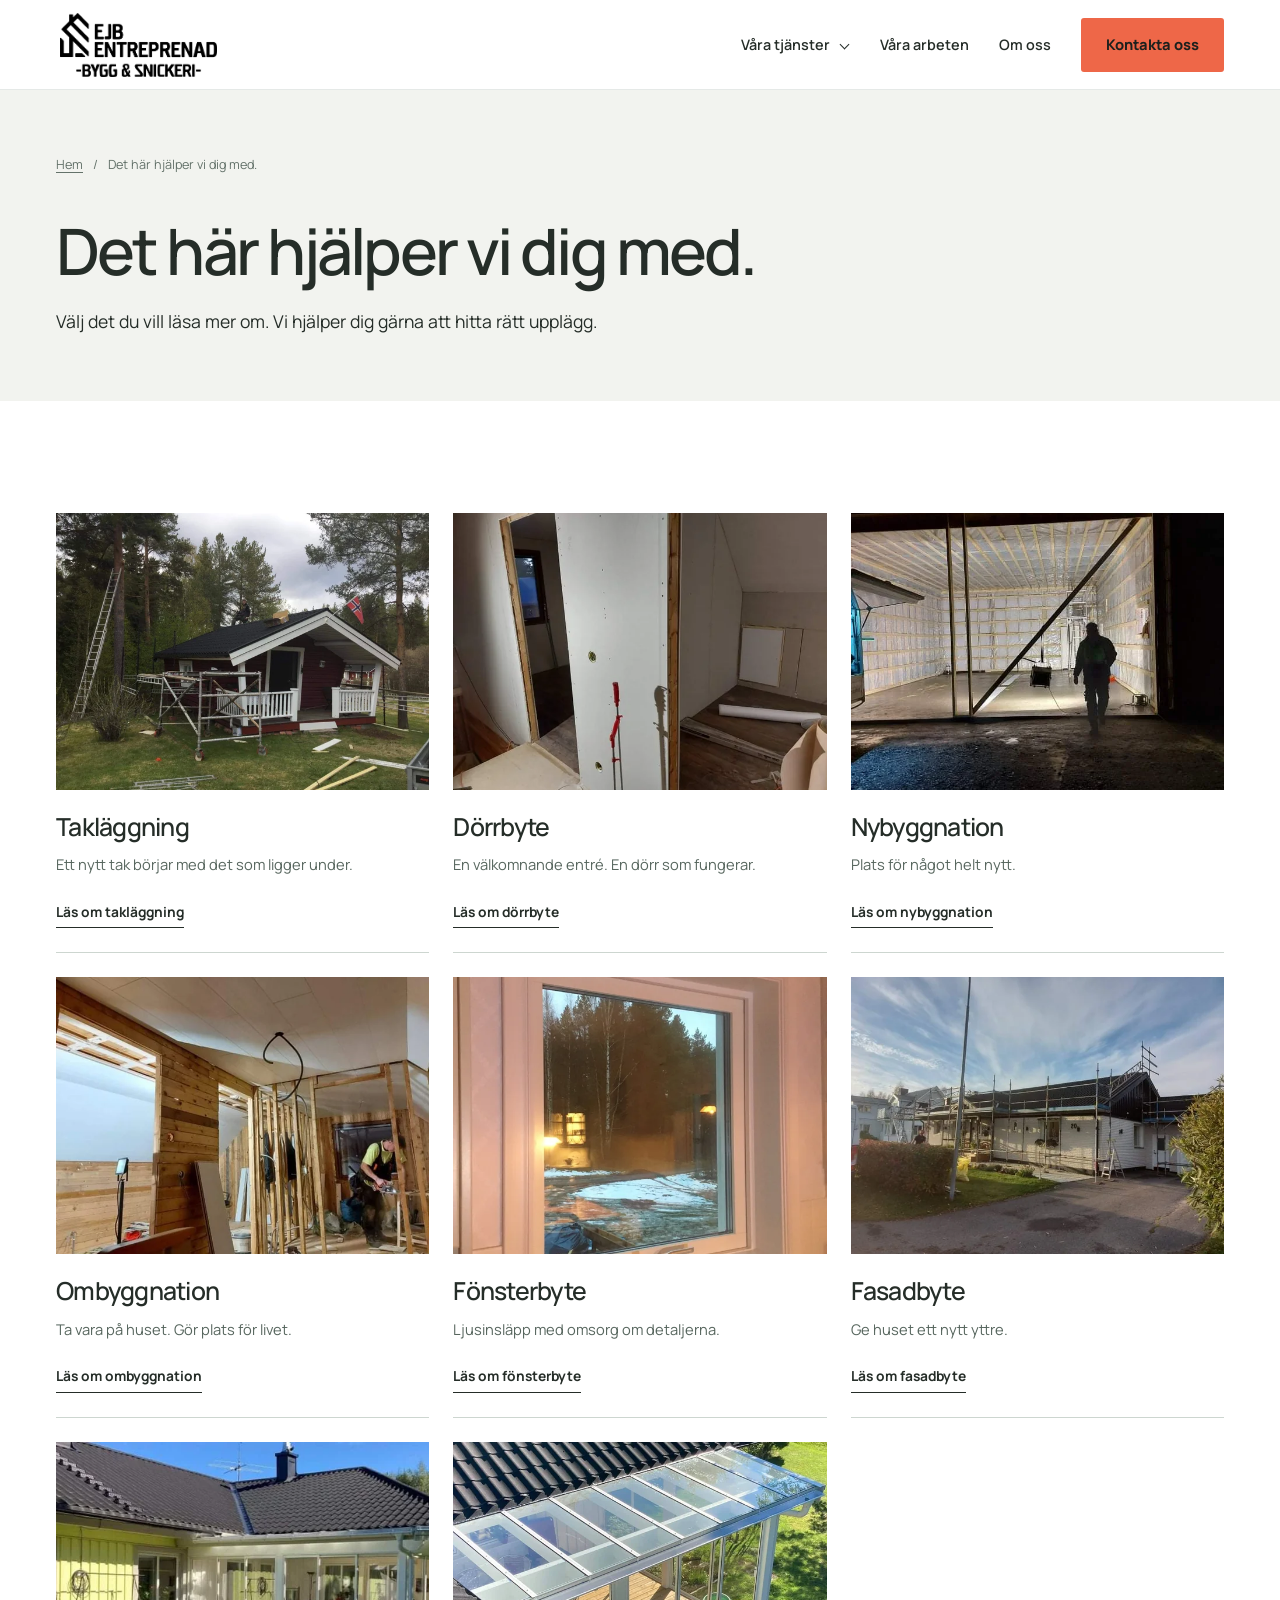
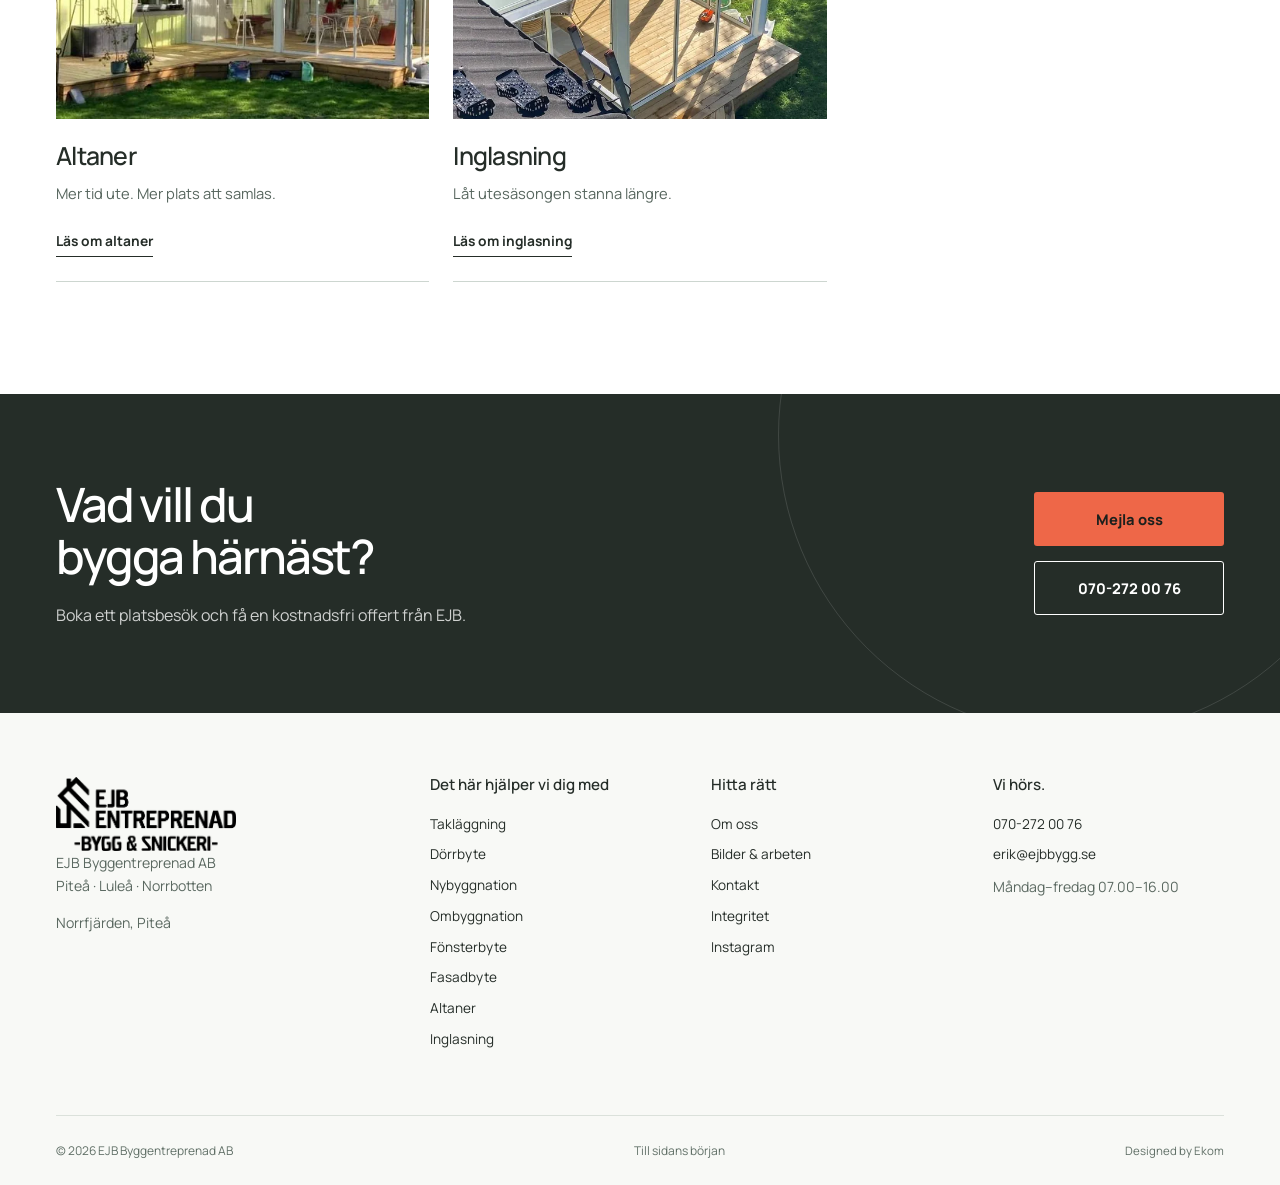
<file: tjanster.html>
<!doctype html><html lang="sv"><head><meta charset="utf-8"><meta name="viewport" content="width=device-width, initial-scale=1"><title>Alla tjänster | EJB Byggentreprenad</title><meta name="description" content="Upptäck EJB Byggentreprenads tjänster. Ett nytt tak, ett större hem eller ett uterum att stanna länge i. Vi hjälper dig med byggnation och renovering i Piteå med omnejd."><meta name="theme-color" content="#252d28"><meta name="robots" content="index,follow,max-image-preview:large"><link rel="canonical" href="https://ejbbygg.se/tjanster.html"><meta property="og:type" content="website"><meta property="og:locale" content="sv_SE"><meta property="og:site_name" content="EJB Byggentreprenad"><meta property="og:title" content="Alla tjänster | EJB Byggentreprenad"><meta property="og:description" content="Upptäck EJB Byggentreprenads tjänster. Ett nytt tak, ett större hem eller ett uterum att stanna länge i. Vi hjälper dig med byggnation och renovering i Piteå med omnejd."><meta property="og:url" content="https://ejbbygg.se/tjanster.html"><meta property="og:image" content="https://ejbbygg.se/assets/photo-1763-1776.webp"><meta name="twitter:card" content="summary_large_image"><link rel="icon" type="image/svg+xml" href="favicon.svg"><link rel="preload" as="font" href="assets/manrope.woff2" type="font/woff2" crossorigin><link rel="stylesheet" href="styles.css"><script type="application/ld+json">{"@context": "https://schema.org", "@type": "LocalBusiness", "name": "EJB Byggentreprenad AB", "url": "https://ejbbygg.se/", "telephone": "+46702720076", "email": "erik@ejbbygg.se", "logo": "https://ejbbygg.se/assets/logo.webp", "image": "https://ejbbygg.se/assets/photo-1763-1776.webp", "areaServed": "Piteå · Luleå · Norrbotten", "sameAs": ["https://www.instagram.com/ejb_byggentreprenad_ab/"]}</script><script type="application/ld+json">{"@context": "https://schema.org", "@type": "BreadcrumbList", "itemListElement": [{"@type": "ListItem", "position": 1, "name": "Hem", "item": "https://ejbbygg.se/"}, {"@type": "ListItem", "position": 2, "name": "Alla tjänster", "item": "https://ejbbygg.se/tjanster.html"}]}</script><script src="script.js" defer></script></head><body class="ejb" style="--ink:#252d28;--accent:#ee6748;--paper:#f2f3ef"><a class="skip" href="#main">Hoppa till innehållet</a><header class="site-header"><div class="wrap header-inner"><a class="brand" href="index.html" aria-label="EJB Byggentreprenad – startsida"><img src="assets/logo.webp" width="750" height="306" alt="EJB Byggentreprenad"></a><button class="menu-toggle" aria-label="Öppna eller stäng menyn" aria-expanded="false" aria-controls="site-nav"><span>Meny</span><span class="hamburger" aria-hidden="true"></span></button><nav class="site-nav" id="site-nav" aria-label="Huvudmeny"><details><summary>Våra tjänster</summary><div class="dropdown"><a href="tjanster.html" aria-current="page">Alla tjänster</a><a href="taklaggning.html">Takläggning</a><a href="dorrbyte.html">Dörrbyte</a><a href="nybyggnation.html">Nybyggnation</a><a href="ombyggnation.html">Ombyggnation</a><a href="fonsterbyte.html">Fönsterbyte</a><a href="fasadbyte.html">Fasadbyte</a><a href="altaner.html">Altaner</a><a href="inglasning.html">Inglasning</a></div></details><a href="vara-arbeten.html">Våra arbeten</a><a href="om-oss.html">Om oss</a><a class="button " href="kontakt.html">Kontakta oss</a></nav></div></header><main id="main"><div id="top"></div><section class="page-heading"><div class="wrap"><nav class="breadcrumbs" aria-label="Brödsmulor"><a href="index.html">Hem</a><span>/</span><span aria-current="page">Det här hjälper vi dig med.</span></nav><h1>Det här hjälper vi dig med.</h1><p>Välj det du vill läsa mer om. Vi hjälper dig gärna att hitta rätt upplägg.</p></div></section><section class="section"><div class="wrap"><div class="service-grid"><a class="service-card" href="taklaggning.html"><div class="photo"><img src="assets/photo-1763-1100.webp" srcset="assets/photo-1763-640.webp 640w, assets/photo-1763-1100.webp 1100w, assets/photo-1763-1776.webp 1776w" sizes="(max-width:640px) 100vw, (max-width:950px) 50vw, 33vw" width="1776" height="1332" alt="Takläggning" class="" loading="lazy" decoding="async"></div><h3>Takläggning</h3><p>Ett nytt tak börjar med det som ligger under.</p><span class="textlink">Läs om takläggning</span></a><a class="service-card" href="dorrbyte.html"><div class="photo"><img src="assets/photo-1756-867.webp" srcset="assets/photo-1756-640.webp 640w, assets/photo-1756-867.webp 867w" sizes="(max-width:640px) 100vw, (max-width:950px) 50vw, 33vw" width="867" height="651" alt="Dörrbyte" class="" loading="lazy" decoding="async"></div><h3>Dörrbyte</h3><p>En välkomnande entré. En dörr som fungerar.</p><span class="textlink">Läs om dörrbyte</span></a><a class="service-card" href="nybyggnation.html"><div class="photo"><img src="assets/photo-1765-640.webp" srcset="assets/photo-1765-640.webp 640w" sizes="(max-width:640px) 100vw, (max-width:950px) 50vw, 33vw" width="640" height="867" alt="Nybyggnation" class="" loading="lazy" decoding="async"></div><h3>Nybyggnation</h3><p>Plats för något helt nytt.</p><span class="textlink">Läs om nybyggnation</span></a><a class="service-card" href="ombyggnation.html"><div class="photo"><img src="assets/photo-1757-945.webp" srcset="assets/photo-1757-640.webp 640w, assets/photo-1757-945.webp 945w" sizes="(max-width:640px) 100vw, (max-width:950px) 50vw, 33vw" width="945" height="783" alt="Ombyggnation" class="" loading="lazy" decoding="async"></div><h3>Ombyggnation</h3><p>Ta vara på huset. Gör plats för livet.</p><span class="textlink">Läs om ombyggnation</span></a><a class="service-card" href="fonsterbyte.html"><div class="photo"><img src="assets/photo-1751-768.webp" srcset="assets/photo-1751-640.webp 640w, assets/photo-1751-768.webp 768w" sizes="(max-width:640px) 100vw, (max-width:950px) 50vw, 33vw" width="768" height="1024" alt="Fönsterbyte" class="" loading="lazy" decoding="async"></div><h3>Fönsterbyte</h3><p>Ljusinsläpp med omsorg om detaljerna.</p><span class="textlink">Läs om fönsterbyte</span></a><a class="service-card" href="fasadbyte.html"><div class="photo"><img src="assets/photo-1754-867.webp" srcset="assets/photo-1754-640.webp 640w, assets/photo-1754-867.webp 867w" sizes="(max-width:640px) 100vw, (max-width:950px) 50vw, 33vw" width="867" height="651" alt="Fasadbyte" class="" loading="lazy" decoding="async"></div><h3>Fasadbyte</h3><p>Ge huset ett nytt yttre.</p><span class="textlink">Läs om fasadbyte</span></a><a class="service-card" href="altaner.html"><div class="photo"><img src="assets/photo-1769-806.webp" srcset="assets/photo-1769-640.webp 640w, assets/photo-1769-806.webp 806w" sizes="(max-width:640px) 100vw, (max-width:950px) 50vw, 33vw" width="806" height="452" alt="Altaner" class="" loading="lazy" decoding="async"></div><h3>Altaner</h3><p>Mer tid ute. Mer plats att samlas.</p><span class="textlink">Läs om altaner</span></a><a class="service-card" href="inglasning.html"><div class="photo"><img src="assets/photo-1585-1080.webp" srcset="assets/photo-1585-640.webp 640w, assets/photo-1585-1080.webp 1080w" sizes="(max-width:640px) 100vw, (max-width:950px) 50vw, 33vw" width="1080" height="1080" alt="Inglasning" class="" loading="lazy" decoding="async"></div><h3>Inglasning</h3><p>Låt utesäsongen stanna längre.</p><span class="textlink">Läs om inglasning</span></a></div></div></section></main><section class="cta-band"><div class="wrap cta-inner"><div><h2>Vad vill du<br>bygga härnäst?</h2><p>Boka ett platsbesök och få en kostnadsfri offert från EJB.</p></div><div class="actions"><a class="button " href="mailto:erik@ejbbygg.se">Mejla oss</a><a class="button secondary" href="tel:+46702720076">070-272 00 76</a></div></div></section><footer class="footer"><div class="wrap"><div class="footer-grid"><div><a class="footer-brand" href="index.html" aria-label="EJB Byggentreprenad – startsida"><img src="assets/logo.webp" width="750" height="306" alt="EJB Byggentreprenad"></a><p>EJB Byggentreprenad AB<br>Piteå · Luleå · Norrbotten</p><p style="margin-top:14px">Norrfjärden, Piteå</p></div><div><h3>Det här hjälper vi dig med</h3><ul><li><a href="taklaggning.html">Takläggning</a></li><li><a href="dorrbyte.html">Dörrbyte</a></li><li><a href="nybyggnation.html">Nybyggnation</a></li><li><a href="ombyggnation.html">Ombyggnation</a></li><li><a href="fonsterbyte.html">Fönsterbyte</a></li><li><a href="fasadbyte.html">Fasadbyte</a></li><li><a href="altaner.html">Altaner</a></li><li><a href="inglasning.html">Inglasning</a></li></ul></div><div><h3>Hitta rätt</h3><ul><li><a href="om-oss.html">Om oss</a></li><li><a href="vara-arbeten.html">Bilder & arbeten</a></li><li><a href="kontakt.html">Kontakt</a></li><li><a href="integritet.html">Integritet</a></li><li><a href="https://www.instagram.com/ejb_byggentreprenad_ab/" target="_blank" rel="noopener noreferrer">Instagram</a></li></ul></div><div><h3>Vi hörs.</h3><ul><li><a href="tel:+46702720076">070-272 00 76</a></li><li><a href="mailto:erik@ejbbygg.se">erik@ejbbygg.se</a></li></ul><p>Måndag–fredag 07.00–16.00</p></div></div><div class="footer-bottom"><span>© 2026 EJB Byggentreprenad AB</span><a href="#top">Till sidans början</a><span class="credit">Designed by <a href="https://ekom.se" target="_blank" rel="noopener noreferrer">Ekom</a></span></div></div></footer><div class="mobile-contact" aria-label="Snabbkontakt"><a href="tel:+46702720076"><svg viewBox="0 0 24 24" fill="none" stroke="currentColor" stroke-width="1.35" stroke-linecap="round" stroke-linejoin="round" aria-hidden="true"><path d="M7 3H4a1 1 0 0 0-1 1c0 9.4 7.6 17 17 17a1 1 0 0 0 1-1v-3l-5-2-2 2a15 15 0 0 1-7-7l2-2-2-5Z"/></svg>Ring oss</a><a href="mailto:erik@ejbbygg.se"><svg viewBox="0 0 24 24" fill="none" stroke="currentColor" stroke-width="1.35" stroke-linecap="round" stroke-linejoin="round" aria-hidden="true"><path d="M3 5h18v14H3z M3 6l9 7 9-7"/></svg>Mejla oss</a></div><dialog class="lightbox" aria-label="Bildvisning"><div class="lightbox-top"><span>EJB Byggentreprenad</span><button type="button" data-close aria-label="Stäng bildvisning">Stäng ×</button></div><img alt=""><div class="lightbox-bottom"><p data-caption></p><div class="lightbox-nav"><button type="button" data-prev aria-label="Föregående bild">Föregående</button><span data-count aria-live="polite"></span><button type="button" data-next aria-label="Nästa bild">Nästa</button></div></div></dialog></body></html>
</file>
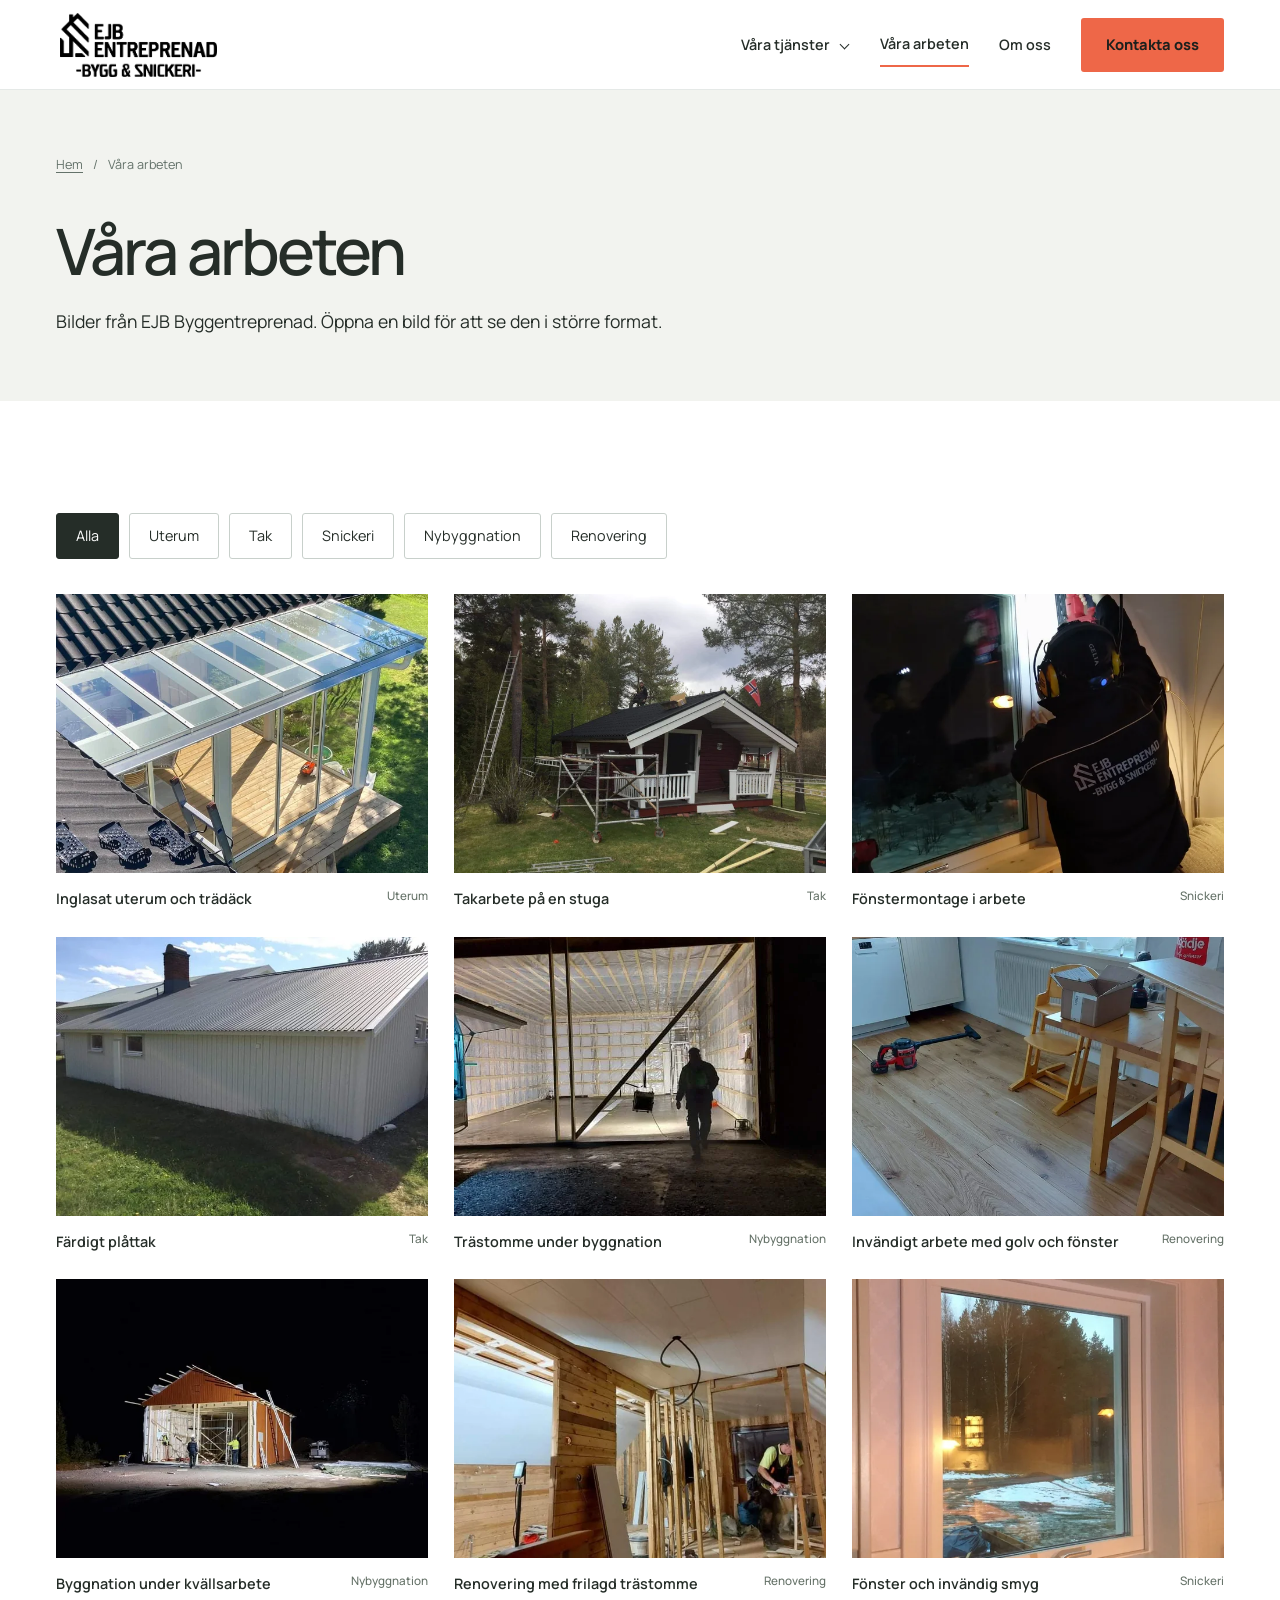
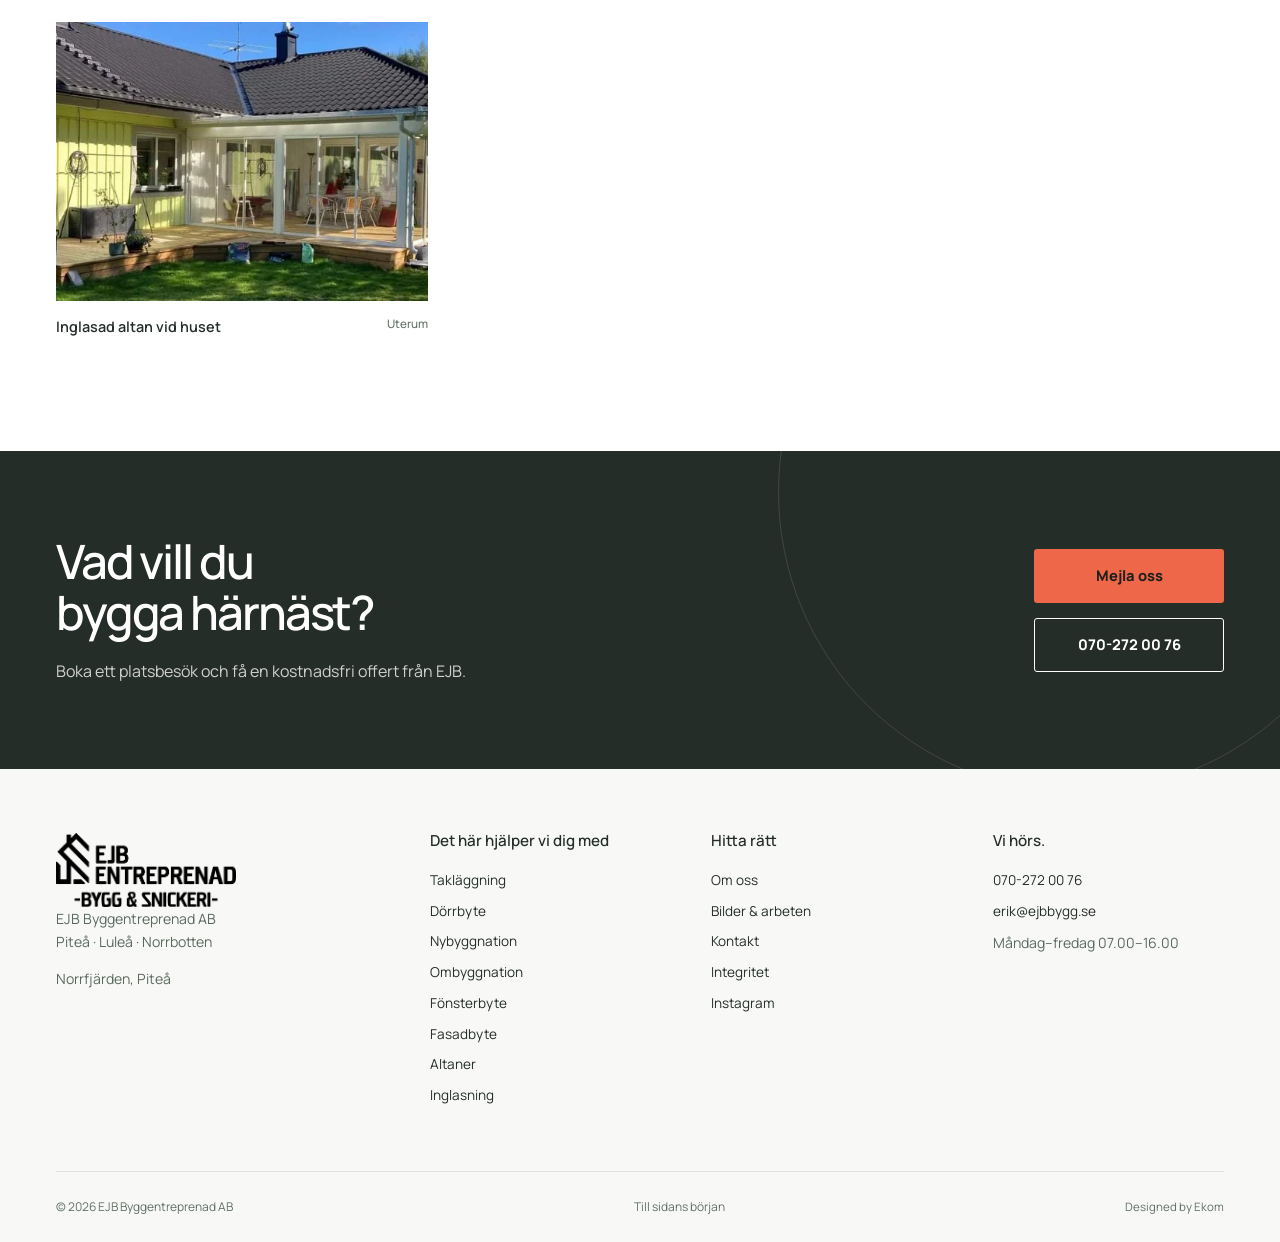
<file: vara-arbeten.html>
<!doctype html><html lang="sv"><head><meta charset="utf-8"><meta name="viewport" content="width=device-width, initial-scale=1"><title>Våra arbeten | EJB Byggentreprenad</title><meta name="description" content="Se bilder från EJB Byggentreprenads verksamhet och arbeten. Piteå · Luleå · Norrbotten."><meta name="theme-color" content="#252d28"><meta name="robots" content="index,follow,max-image-preview:large"><link rel="canonical" href="https://ejbbygg.se/vara-arbeten.html"><meta property="og:type" content="website"><meta property="og:locale" content="sv_SE"><meta property="og:site_name" content="EJB Byggentreprenad"><meta property="og:title" content="Våra arbeten | EJB Byggentreprenad"><meta property="og:description" content="Se bilder från EJB Byggentreprenads verksamhet och arbeten. Piteå · Luleå · Norrbotten."><meta property="og:url" content="https://ejbbygg.se/vara-arbeten.html"><meta property="og:image" content="https://ejbbygg.se/assets/photo-1763-1776.webp"><meta name="twitter:card" content="summary_large_image"><link rel="icon" type="image/svg+xml" href="favicon.svg"><link rel="preload" as="font" href="assets/manrope.woff2" type="font/woff2" crossorigin><link rel="stylesheet" href="styles.css"><script type="application/ld+json">{"@context": "https://schema.org", "@type": "LocalBusiness", "name": "EJB Byggentreprenad AB", "url": "https://ejbbygg.se/", "telephone": "+46702720076", "email": "erik@ejbbygg.se", "logo": "https://ejbbygg.se/assets/logo.webp", "image": "https://ejbbygg.se/assets/photo-1763-1776.webp", "areaServed": "Piteå · Luleå · Norrbotten", "sameAs": ["https://www.instagram.com/ejb_byggentreprenad_ab/"]}</script><script type="application/ld+json">{"@context": "https://schema.org", "@type": "BreadcrumbList", "itemListElement": [{"@type": "ListItem", "position": 1, "name": "Hem", "item": "https://ejbbygg.se/"}, {"@type": "ListItem", "position": 2, "name": "Våra arbeten", "item": "https://ejbbygg.se/vara-arbeten.html"}]}</script><script src="script.js" defer></script></head><body class="ejb" style="--ink:#252d28;--accent:#ee6748;--paper:#f2f3ef"><a class="skip" href="#main">Hoppa till innehållet</a><header class="site-header"><div class="wrap header-inner"><a class="brand" href="index.html" aria-label="EJB Byggentreprenad – startsida"><img src="assets/logo.webp" width="750" height="306" alt="EJB Byggentreprenad"></a><button class="menu-toggle" aria-label="Öppna eller stäng menyn" aria-expanded="false" aria-controls="site-nav"><span>Meny</span><span class="hamburger" aria-hidden="true"></span></button><nav class="site-nav" id="site-nav" aria-label="Huvudmeny"><details><summary>Våra tjänster</summary><div class="dropdown"><a href="tjanster.html">Alla tjänster</a><a href="taklaggning.html">Takläggning</a><a href="dorrbyte.html">Dörrbyte</a><a href="nybyggnation.html">Nybyggnation</a><a href="ombyggnation.html">Ombyggnation</a><a href="fonsterbyte.html">Fönsterbyte</a><a href="fasadbyte.html">Fasadbyte</a><a href="altaner.html">Altaner</a><a href="inglasning.html">Inglasning</a></div></details><a href="vara-arbeten.html" aria-current="page">Våra arbeten</a><a href="om-oss.html">Om oss</a><a class="button " href="kontakt.html">Kontakta oss</a></nav></div></header><main id="main"><div id="top"></div><section class="page-heading"><div class="wrap"><nav class="breadcrumbs" aria-label="Brödsmulor"><a href="index.html">Hem</a><span>/</span><span aria-current="page">Våra arbeten</span></nav><h1>Våra arbeten</h1><p>Bilder från EJB Byggentreprenad. Öppna en bild för att se den i större format.</p></div></section><section class="section"><div class="wrap"><div class="filter-row" aria-label="Filtrera bilder"><button type="button" data-filter="Alla" aria-pressed="true">Alla</button><button type="button" data-filter="Uterum" aria-pressed="false">Uterum</button><button type="button" data-filter="Tak" aria-pressed="false">Tak</button><button type="button" data-filter="Snickeri" aria-pressed="false">Snickeri</button><button type="button" data-filter="Nybyggnation" aria-pressed="false">Nybyggnation</button><button type="button" data-filter="Renovering" aria-pressed="false">Renovering</button></div><div class="gallery-grid"><figure class="gallery-card" data-category="Uterum"><button type="button" data-full="assets/photo-1585-1080.webp" data-caption="Inglasat uterum och trädäck" aria-label="Visa större bild: Inglasat uterum och trädäck"><img src="assets/photo-1585-1080.webp" srcset="assets/photo-1585-640.webp 640w, assets/photo-1585-1080.webp 1080w" sizes="(max-width: 640px) 100vw, 50vw" width="1080" height="1080" alt="Inglasat uterum och trädäck" class="" loading="lazy" decoding="async"></button><figcaption>Inglasat uterum och trädäck<small>Uterum</small></figcaption></figure><figure class="gallery-card" data-category="Tak"><button type="button" data-full="assets/photo-1763-1776.webp" data-caption="Takarbete på en stuga" aria-label="Visa större bild: Takarbete på en stuga"><img src="assets/photo-1763-1100.webp" srcset="assets/photo-1763-640.webp 640w, assets/photo-1763-1100.webp 1100w, assets/photo-1763-1776.webp 1776w" sizes="(max-width: 640px) 100vw, 50vw" width="1776" height="1332" alt="Takarbete på en stuga" class="" loading="lazy" decoding="async"></button><figcaption>Takarbete på en stuga<small>Tak</small></figcaption></figure><figure class="gallery-card" data-category="Snickeri"><button type="button" data-full="assets/photo-3557-1512.webp" data-caption="Fönstermontage i arbete" aria-label="Visa större bild: Fönstermontage i arbete"><img src="assets/photo-3557-1100.webp" srcset="assets/photo-3557-640.webp 640w, assets/photo-3557-1100.webp 1100w, assets/photo-3557-1512.webp 1512w" sizes="(max-width: 640px) 100vw, 50vw" width="1512" height="2016" alt="Fönstermontage i arbete" class="" loading="lazy" decoding="async"></button><figcaption>Fönstermontage i arbete<small>Snickeri</small></figcaption></figure><figure class="gallery-card" data-category="Tak"><button type="button" data-full="assets/photo-1758-768.webp" data-caption="Färdigt plåttak" aria-label="Visa större bild: Färdigt plåttak"><img src="assets/photo-1758-768.webp" srcset="assets/photo-1758-640.webp 640w, assets/photo-1758-768.webp 768w" sizes="(max-width: 640px) 100vw, 50vw" width="768" height="576" alt="Färdigt plåttak" class="" loading="lazy" decoding="async"></button><figcaption>Färdigt plåttak<small>Tak</small></figcaption></figure><figure class="gallery-card" data-category="Nybyggnation"><button type="button" data-full="assets/photo-1765-640.webp" data-caption="Trästomme under byggnation" aria-label="Visa större bild: Trästomme under byggnation"><img src="assets/photo-1765-640.webp" srcset="assets/photo-1765-640.webp 640w" sizes="(max-width: 640px) 100vw, 50vw" width="640" height="867" alt="Trästomme under byggnation" class="" loading="lazy" decoding="async"></button><figcaption>Trästomme under byggnation<small>Nybyggnation</small></figcaption></figure><figure class="gallery-card" data-category="Renovering"><button type="button" data-full="assets/photo-1752-1296.webp" data-caption="Invändigt arbete med golv och fönster" aria-label="Visa större bild: Invändigt arbete med golv och fönster"><img src="assets/photo-1752-1100.webp" srcset="assets/photo-1752-640.webp 640w, assets/photo-1752-1100.webp 1100w, assets/photo-1752-1296.webp 1296w" sizes="(max-width: 640px) 100vw, 50vw" width="1296" height="1734" alt="Invändigt arbete med golv och fönster" class="" loading="lazy" decoding="async"></button><figcaption>Invändigt arbete med golv och fönster<small>Renovering</small></figcaption></figure><figure class="gallery-card" data-category="Nybyggnation"><button type="button" data-full="assets/photo-1761-867.webp" data-caption="Byggnation under kvällsarbete" aria-label="Visa större bild: Byggnation under kvällsarbete"><img src="assets/photo-1761-867.webp" srcset="assets/photo-1761-640.webp 640w, assets/photo-1761-867.webp 867w" sizes="(max-width: 640px) 100vw, 50vw" width="867" height="651" alt="Byggnation under kvällsarbete" class="" loading="lazy" decoding="async"></button><figcaption>Byggnation under kvällsarbete<small>Nybyggnation</small></figcaption></figure><figure class="gallery-card" data-category="Renovering"><button type="button" data-full="assets/photo-1757-945.webp" data-caption="Renovering med frilagd trästomme" aria-label="Visa större bild: Renovering med frilagd trästomme"><img src="assets/photo-1757-945.webp" srcset="assets/photo-1757-640.webp 640w, assets/photo-1757-945.webp 945w" sizes="(max-width: 640px) 100vw, 50vw" width="945" height="783" alt="Renovering med frilagd trästomme" class="" loading="lazy" decoding="async"></button><figcaption>Renovering med frilagd trästomme<small>Renovering</small></figcaption></figure><figure class="gallery-card" data-category="Snickeri"><button type="button" data-full="assets/photo-1751-768.webp" data-caption="Fönster och invändig smyg" aria-label="Visa större bild: Fönster och invändig smyg"><img src="assets/photo-1751-768.webp" srcset="assets/photo-1751-640.webp 640w, assets/photo-1751-768.webp 768w" sizes="(max-width: 640px) 100vw, 50vw" width="768" height="1024" alt="Fönster och invändig smyg" class="" loading="lazy" decoding="async"></button><figcaption>Fönster och invändig smyg<small>Snickeri</small></figcaption></figure><figure class="gallery-card" data-category="Uterum"><button type="button" data-full="assets/photo-1769-806.webp" data-caption="Inglasad altan vid huset" aria-label="Visa större bild: Inglasad altan vid huset"><img src="assets/photo-1769-806.webp" srcset="assets/photo-1769-640.webp 640w, assets/photo-1769-806.webp 806w" sizes="(max-width: 640px) 100vw, 50vw" width="806" height="452" alt="Inglasad altan vid huset" class="" loading="lazy" decoding="async"></button><figcaption>Inglasad altan vid huset<small>Uterum</small></figcaption></figure></div></div></section></main><section class="cta-band"><div class="wrap cta-inner"><div><h2>Vad vill du<br>bygga härnäst?</h2><p>Boka ett platsbesök och få en kostnadsfri offert från EJB.</p></div><div class="actions"><a class="button " href="mailto:erik@ejbbygg.se">Mejla oss</a><a class="button secondary" href="tel:+46702720076">070-272 00 76</a></div></div></section><footer class="footer"><div class="wrap"><div class="footer-grid"><div><a class="footer-brand" href="index.html" aria-label="EJB Byggentreprenad – startsida"><img src="assets/logo.webp" width="750" height="306" alt="EJB Byggentreprenad"></a><p>EJB Byggentreprenad AB<br>Piteå · Luleå · Norrbotten</p><p style="margin-top:14px">Norrfjärden, Piteå</p></div><div><h3>Det här hjälper vi dig med</h3><ul><li><a href="taklaggning.html">Takläggning</a></li><li><a href="dorrbyte.html">Dörrbyte</a></li><li><a href="nybyggnation.html">Nybyggnation</a></li><li><a href="ombyggnation.html">Ombyggnation</a></li><li><a href="fonsterbyte.html">Fönsterbyte</a></li><li><a href="fasadbyte.html">Fasadbyte</a></li><li><a href="altaner.html">Altaner</a></li><li><a href="inglasning.html">Inglasning</a></li></ul></div><div><h3>Hitta rätt</h3><ul><li><a href="om-oss.html">Om oss</a></li><li><a href="vara-arbeten.html">Bilder & arbeten</a></li><li><a href="kontakt.html">Kontakt</a></li><li><a href="integritet.html">Integritet</a></li><li><a href="https://www.instagram.com/ejb_byggentreprenad_ab/" target="_blank" rel="noopener noreferrer">Instagram</a></li></ul></div><div><h3>Vi hörs.</h3><ul><li><a href="tel:+46702720076">070-272 00 76</a></li><li><a href="mailto:erik@ejbbygg.se">erik@ejbbygg.se</a></li></ul><p>Måndag–fredag 07.00–16.00</p></div></div><div class="footer-bottom"><span>© 2026 EJB Byggentreprenad AB</span><a href="#top">Till sidans början</a><span class="credit">Designed by <a href="https://ekom.se" target="_blank" rel="noopener noreferrer">Ekom</a></span></div></div></footer><div class="mobile-contact" aria-label="Snabbkontakt"><a href="tel:+46702720076"><svg viewBox="0 0 24 24" fill="none" stroke="currentColor" stroke-width="1.35" stroke-linecap="round" stroke-linejoin="round" aria-hidden="true"><path d="M7 3H4a1 1 0 0 0-1 1c0 9.4 7.6 17 17 17a1 1 0 0 0 1-1v-3l-5-2-2 2a15 15 0 0 1-7-7l2-2-2-5Z"/></svg>Ring oss</a><a href="mailto:erik@ejbbygg.se"><svg viewBox="0 0 24 24" fill="none" stroke="currentColor" stroke-width="1.35" stroke-linecap="round" stroke-linejoin="round" aria-hidden="true"><path d="M3 5h18v14H3z M3 6l9 7 9-7"/></svg>Mejla oss</a></div><dialog class="lightbox" aria-label="Bildvisning"><div class="lightbox-top"><span>EJB Byggentreprenad</span><button type="button" data-close aria-label="Stäng bildvisning">Stäng ×</button></div><img alt=""><div class="lightbox-bottom"><p data-caption></p><div class="lightbox-nav"><button type="button" data-prev aria-label="Föregående bild">Föregående</button><span data-count aria-live="polite"></span><button type="button" data-next aria-label="Nästa bild">Nästa</button></div></div></dialog></body></html>
</file>
<file: styles.css>
@font-face{font-family:Manrope;src:url('assets/manrope.woff2') format('woff2');font-weight:200 800;font-display:swap}*{box-sizing:border-box}html{scroll-behavior:smooth;scroll-padding-top:110px}body{margin:0;font-family:Manrope,Arial,sans-serif;background:#fff;color:var(--ink);line-height:1.65;-webkit-font-smoothing:antialiased}a{color:inherit;text-decoration:none}button,input,select,textarea{font:inherit}button,a,input,select,textarea{-webkit-tap-highlight-color:transparent}button{cursor:pointer}img{display:block;max-width:100%;height:auto}figure{margin:0}h1,h2,h3,p{margin:0}h1,h2,h3{line-height:1.08;font-weight:550;letter-spacing:-.045em}h1{font-size:clamp(3.4rem,6.8vw,7rem)}h2{font-size:clamp(2.2rem,4.5vw,4.6rem)}h3{font-size:1.6rem;letter-spacing:-.03em}p+p{margin-top:1.2rem}p{max-width:66ch}button{color:inherit}a,button{touch-action:manipulation}:focus-visible{outline:3px solid #3279bd;outline-offset:5px}::selection{background:var(--accent);color:var(--ink)}.skip{position:fixed;left:16px;top:-100px;z-index:1000;background:white;padding:16px}.skip:focus{top:16px}.wrap{width:min(1320px,calc(100% - 112px));margin-inline:auto}.section{padding-block:112px}.paper{background:var(--paper)}.label{font-size:.82rem;line-height:1.4;letter-spacing:.13em;text-transform:uppercase;font-weight:700;display:block;margin-bottom:24px}.muted{color:#64716c}.lead{font-size:clamp(1.1rem,1.6vw,1.3rem);line-height:1.65}.button{min-height:54px;display:inline-flex;align-items:center;justify-content:center;gap:10px;border:1px solid transparent;padding:14px 24px;background:var(--accent);color:var(--button-ink,#172e22);font-size:.92rem;font-weight:750;line-height:1.4;transition:background .18s,transform .18s;border-radius:3px;text-align:center}.button:hover{transform:translateY(-2px);filter:brightness(.95)}.button.secondary{background:transparent;border-color:currentColor;color:inherit}.button.white{background:#fff;color:var(--ink)}.textlink{font-size:.94rem;font-weight:700;display:inline-block;border-bottom:1px solid currentColor;padding:5px 0;line-height:1.5}.textlink:hover{opacity:.7}.actions{display:flex;gap:15px;align-items:center;flex-wrap:wrap;margin-top:32px}.site-header{height:90px;background:#fff;position:sticky;top:0;z-index:100;border-bottom:1px solid #e5e9e7;transition:box-shadow .2s}.site-header.scrolled{box-shadow:0 6px 25px #102a2212}.header-inner{height:100%;display:flex;align-items:center;justify-content:space-between;gap:30px}.brand{display:flex;align-items:center;gap:12px;flex-shrink:0}.brand img{width:150px;max-height:64px;object-fit:contain}.brand span{line-height:1.1;font-weight:750;font-size:1.1rem;letter-spacing:-.03em}.site-nav{display:flex;align-items:center;gap:30px;height:100%;font-size:.9rem;font-weight:600}.site-nav>a:not(.button){padding-block:10px}.site-nav a[aria-current=page]:not(.button){border-bottom:2px solid var(--accent)}.site-nav details{position:relative}.site-nav summary{list-style:none;cursor:pointer;padding:18px 20px 18px 0;position:relative}.site-nav summary::-webkit-details-marker{display:none}.site-nav summary:after{content:'';position:absolute;width:6px;height:6px;border-right:1.5px solid;border-bottom:1.5px solid;right:2px;top:44%;transform:rotate(45deg)}.dropdown{position:absolute;top:100%;left:-22px;min-width:285px;max-height:70vh;overflow:auto;background:#fff;border:1px solid #e4e8e4;padding:12px;box-shadow:0 20px 40px #0001;border-radius:4px}.dropdown a{display:block;padding:11px 13px;border-radius:2px}.dropdown a:hover{background:var(--paper)}.menu-toggle{display:none;border:0;background:transparent;padding:12px;gap:12px;align-items:center;font-size:.9rem;font-weight:700}.hamburger{width:23px;display:grid;gap:6px}.hamburger:before,.hamburger:after{content:'';height:1.5px;background:currentColor}.hero{min-height:calc(100svh - 90px);position:relative;background:var(--ink);isolation:isolate;display:flex;align-items:center;color:#fff;overflow:hidden}.hero>.hero-photo{position:absolute;inset:0;z-index:-3;width:100%;height:100%;object-fit:cover;object-position:var(--hero-position,center)}.hero:before{content:'';position:absolute;inset:0;z-index:-2;background:linear-gradient(90deg,rgba(8,26,27,.76) 0%,rgba(8,26,27,.42) 48%,rgba(8,26,27,.03) 100%)}.hero:after{content:'';position:absolute;inset:55% 0 0;z-index:-1;background:linear-gradient(transparent,rgba(6,20,20,.58))}.hero-content{padding-block:80px 140px;position:relative}.hero h1{max-width:10em;margin-bottom:28px}.hero .label{display:flex;align-items:center;gap:14px}.hero .label:before{content:'';width:35px;height:1px;background:var(--accent)}.hero p{max-width:490px;color:#ffffffdc;font-size:1.08rem}.hero .button.secondary{color:#fff;border-color:#ffffff70}.hero-bottom{position:absolute;bottom:0;left:0;right:0}.hero-bottom-inner{min-height:100px;border-top:1px solid #ffffff50;display:flex;justify-content:space-between;align-items:center;gap:30px;font-size:.88rem}.hero-bottom span{display:block}.hero-bottom small{display:block;font-size:.75rem;letter-spacing:.09em;text-transform:uppercase;color:#ffffffb8;margin-bottom:3px}.hero-note{display:flex;align-items:center;gap:14px}.hero-note>span{width:40px;height:40px;border:1px solid #ffffff7d;border-radius:50%;display:grid;place-items:center}.hero-note svg{width:19px;height:19px}.hero-note p{font-size:.85rem}.hero .aside-card{position:absolute;bottom:148px;right:0;background:#fffffff2;color:var(--ink);width:265px;padding:26px;border-radius:3px}.aside-card strong{display:block;font-size:2.5rem;letter-spacing:-.04em;line-height:1.15;margin:8px 0}.aside-card p{color:var(--ink);font-size:.87rem}.aside-card .textlink{margin-top:17px;font-size:.85rem}.section-head{display:flex;justify-content:space-between;align-items:flex-end;gap:60px;margin-bottom:50px}.section-head h2{max-width:760px}.section-head p{max-width:370px}.intro-grid{display:grid;grid-template-columns:1.2fr 1fr;gap:90px;align-items:center}.intro-grid>div:last-child{max-width:520px}.intro-grid h2{max-width:720px}.intro-grid p{color:#58655f}.intro-grid .textlink{margin-top:22px}.service-grid{display:grid;grid-template-columns:repeat(3,1fr);gap:24px}.service-card{border-bottom:1px solid #cdd6d0;padding-bottom:24px;display:flex;flex-direction:column;position:relative}.service-card .photo{position:relative;overflow:hidden;aspect-ratio:1.35;background:var(--paper);margin-bottom:24px}.service-card img{width:100%;height:100%;object-fit:cover;transition:transform .5s}.service-card:hover img{transform:scale(1.035)}.service-card h3{margin-bottom:13px;font-size:1.55rem}.service-card p{font-size:.92rem;color:#57665e;line-height:1.6;max-width:36ch}.service-card .textlink{margin-top:20px;align-self:flex-start;font-size:.86rem}.services-rows{display:grid;grid-template-columns:1fr 1fr;border-top:1px solid #cbd2cd;gap:0 64px}.service-row{display:flex;justify-content:space-between;align-items:center;border-bottom:1px solid #cbd2cd;padding:26px 0;gap:25px}.service-row h3{font-size:1.5rem}.service-row small{font-size:.8rem;color:#5c6962;margin-top:5px;display:block}.plus{font-size:1.75rem;font-weight:300;flex-shrink:0}.services-rows a:hover h3{text-decoration:underline;text-underline-offset:5px}.split-feature{display:grid;grid-template-columns:1fr 1fr;background:var(--ink);color:#fff}.split-feature .media{min-height:670px;position:relative;overflow:hidden}.split-feature .media>img{width:100%;height:100%;position:absolute;object-fit:cover}.split-feature .copy{padding:80px clamp(40px,6vw,105px);display:flex;flex-direction:column;justify-content:center;position:relative}.split-feature h2{margin-bottom:32px}.split-feature p{color:#fffC}.split-feature .caption{position:absolute;bottom:20px;left:24px;right:24px;background:#10251abf;color:white;font-size:.78rem;padding:7px 12px;backdrop-filter:blur(8px);max-width:90%}.feature-facts{display:flex;gap:30px;border-top:1px solid #ffffff40;margin-top:32px;padding-top:25px}.feature-facts strong{font-size:2.3rem;font-weight:500;letter-spacing:-.05em;display:block}.feature-facts span{font-size:.85rem;color:#fffC}.gallery-grid{display:grid;grid-template-columns:repeat(3,1fr);gap:26px}.gallery-card button{padding:0;border:0;background:var(--paper);width:100%;overflow:hidden;display:block;cursor:zoom-in}.gallery-card img{width:100%;aspect-ratio:4/3;object-fit:cover;transition:transform .4s}.gallery-card button:hover img{transform:scale(1.025)}.gallery-card figcaption{display:flex;justify-content:space-between;align-items:flex-start;gap:15px;font-size:.9rem;font-weight:600;margin-top:14px}.gallery-card figcaption small{font-size:.73rem;font-weight:500;white-space:nowrap;color:#657268}.gallery-card[hidden]{display:none}.gallery-wide{display:grid;grid-template-columns:1.4fr 1fr;gap:25px}.gallery-wide .gallery-card:first-child{grid-row:span 2}.gallery-wide .gallery-card:first-child img{aspect-ratio:auto;height:100%;position:absolute;inset:0}.gallery-wide .gallery-card:first-child button{height:calc(100% - 44px);position:relative;min-height:500px}.gallery-wide .gallery-card:not(:first-child) img{aspect-ratio:1.8}.gallery-wide figcaption{font-size:.9rem}.filter-row{display:flex;flex-wrap:wrap;gap:10px;margin:0 0 35px}.filter-row button{border:1px solid #c8d0cb;padding:10px 19px;min-height:44px;background:transparent;border-radius:3px;font-size:.9rem}.filter-row button[aria-pressed=true]{background:var(--ink);color:white;border-color:var(--ink)}.about-grid{display:grid;grid-template-columns:1fr 1fr;gap:clamp(50px,8vw,140px);align-items:center}.about-photo img{width:100%;aspect-ratio:1.03;object-fit:cover}.about-copy h2{margin-bottom:30px}.about-copy p{color:#58645e}.about-copy .actions{margin-top:28px}.about-photo figcaption{font-size:.8rem;margin-top:12px;color:#5c6963}.process{display:grid;grid-template-columns:repeat(3,1fr);gap:45px;margin-top:50px;border-top:1px solid #c7d0ca;padding-top:35px}.process h3{font-size:1.5rem;margin-bottom:17px}.process p{font-size:.95rem;color:#55655b}.process svg{width:35px;height:35px;margin-bottom:22px;stroke:var(--ink)}.review{max-width:960px;text-align:center;margin:auto}.review blockquote{font-size:clamp(1.8rem,3.2vw,3rem);line-height:1.35;letter-spacing:-.03em;margin:28px 0}.review blockquote:before{content:'“';font-family:Georgia,serif;display:block;font-size:6rem;line-height:.75;color:var(--accent)}.review cite{font-style:normal;font-size:.9rem;font-weight:700}.review .source{display:block;font-size:.77rem;color:#61716a;margin-top:7px}.cta-band{background:var(--ink);color:#fff;position:relative;overflow:hidden}.cta-band:before{content:'';position:absolute;right:-100px;top:-260px;width:600px;height:600px;border:1px solid #ffffff20;border-radius:50%;pointer-events:none}.cta-inner{padding-block:85px;display:flex;align-items:center;justify-content:space-between;gap:50px;position:relative}.cta-inner h2{font-size:clamp(2rem,3.7vw,3.8rem);max-width:750px}.cta-inner p{margin-top:20px;color:#ffffffc7}.cta-inner .actions{flex-shrink:0;margin:0;flex-direction:column;align-items:stretch;min-width:190px}.footer{padding-top:64px;background:#f8f9f6}.footer-grid{display:grid;grid-template-columns:1.4fr 1fr 1fr 1fr;gap:50px;padding-bottom:55px}.footer-brand{margin-bottom:24px}.footer-brand img{width:180px;max-height:75px;object-fit:contain;object-position:left}.footer p{font-size:.88rem;color:#5b6961}.footer h3{font-size:.95rem;letter-spacing:0;margin-bottom:20px}.footer ul{margin:0;padding:0;list-style:none}.footer li{margin-bottom:9px;font-size:.85rem;line-height:1.6}.footer a:hover{text-decoration:underline;text-underline-offset:4px}.footer-bottom{display:flex;gap:25px;justify-content:space-between;align-items:center;font-size:.75rem;padding:25px 0;border-top:1px solid #dbe1db;color:#617067}.footer-bottom a{white-space:nowrap}.credit{font-size:.72rem}.mobile-contact{display:none}.page-heading{padding:65px 0 65px;background:var(--paper)}.breadcrumbs{display:flex;flex-wrap:wrap;gap:10px;font-size:.79rem;color:#64726a;margin-bottom:40px}.breadcrumbs a{text-decoration:underline;text-underline-offset:3px}.page-heading h1{font-size:clamp(2.7rem,5vw,5.2rem);max-width:1000px;margin-bottom:22px}.page-heading p{font-size:1.1rem;max-width:780px}.service-lead{display:grid;grid-template-columns:1fr 1fr;min-height:600px}.service-lead .copy{padding:75px clamp(35px,6vw,100px)}.service-lead h2{font-size:clamp(2rem,3.3vw,3.3rem);margin-bottom:28px}.service-lead p{color:#57665d}.service-lead .service-image{position:relative;min-height:450px;background:var(--paper)}.service-lead .service-image img{width:100%;height:100%;position:absolute;object-fit:cover}.service-lead .service-image figcaption{position:absolute;bottom:12px;left:16px;right:16px;font-size:.76rem;color:white;background:#18291fd9;padding:8px}.included{list-style:none;padding:0;margin:32px 0 0;display:grid;grid-template-columns:1fr 1fr;gap:14px 22px}.included li{font-size:.92rem;padding:13px 0 13px 24px;border-top:1px solid #d7dfd9;position:relative}.included li:before{content:'✓';position:absolute;left:0;color:var(--ink)}.faq{display:grid;grid-template-columns:.8fr 1.2fr;gap:90px}.faq h2{font-size:clamp(2rem,3.5vw,3.5rem)}.faq details{border-bottom:1px solid #cdd5cf;padding:22px 0}.faq details:first-child{border-top:1px solid #cdd5cf}.faq summary{list-style:none;cursor:pointer;padding-right:32px;position:relative;font-size:1.02rem;font-weight:650;line-height:1.6}.faq summary::-webkit-details-marker{display:none}.faq summary:after{content:'+';position:absolute;right:0;top:-5px;font-size:1.5rem;font-weight:400}.faq details[open] summary:after{content:'−'}.faq details p{padding-top:18px;font-size:.95rem;color:#536359}.contact-grid{display:grid;grid-template-columns:.85fr 1.15fr;gap:90px}.contact-info h2{font-size:2.7rem;margin-bottom:30px}.contact-big{font-size:clamp(1.4rem,2.3vw,2rem);line-height:1.4;display:block;margin-bottom:18px;overflow-wrap:anywhere;letter-spacing:-.03em}.contact-info .label{margin-top:40px;margin-bottom:10px}.contact-info p{font-size:.95rem;color:#59685f}.contact-box{background:var(--paper);padding:44px;border-radius:5px}.contact-box h2{font-size:2rem;margin-bottom:14px}.contact-box>p{font-size:.9rem;color:#5a6a5f}.form-grid{display:grid;grid-template-columns:1fr 1fr;gap:20px;margin-top:30px}.form-grid label{font-size:.85rem;font-weight:650;display:block}.form-grid .full{grid-column:1/-1}.form-grid input,.form-grid select,.form-grid textarea{width:100%;margin-top:8px;border:1px solid #bdc8be;background:#fff;min-height:52px;border-radius:3px;padding:12px 13px;color:var(--ink);font-size:1rem}.form-grid textarea{min-height:130px;resize:vertical}.form-grid select{appearance:none;background-image:url("data:image/svg+xml,%3Csvg xmlns='http://www.w3.org/2000/svg' width='12' height='8'%3E%3Cpath d='m1 1 5 5 5-5' fill='none' stroke='%23213429' stroke-width='1.5'/%3E%3C/svg%3E");background-repeat:no-repeat;background-position:right 15px center;padding-right:32px}.form-note{font-size:.78rem!important;color:#5b695f;margin:18px 0}.form-note a{text-decoration:underline}.form-status{font-size:.85rem;padding-top:14px}.team-grid{display:grid;grid-template-columns:1fr 1fr;gap:30px}.team-person{display:grid;grid-template-columns:180px 1fr;background:var(--paper);align-items:center;gap:28px;padding:25px}.team-person img{width:100%;height:210px;object-fit:cover;object-position:top}.team-person h3{font-size:1.4rem;margin-bottom:12px}.team-person a{display:block;font-size:.88rem;overflow-wrap:anywhere;margin-top:7px}.team-person .role{font-size:.8rem;margin:10px 0}.price-picker{display:grid;grid-template-columns:1.2fr 1fr;gap:70px;align-items:center;padding:50px;background:var(--paper)}.price-picker h2{font-size:2.7rem;margin-bottom:20px}.size-options{display:flex;flex-wrap:wrap;gap:10px;margin-top:30px}.size-options button{min-width:80px;min-height:53px;padding:10px 16px;background:white;border:1px solid #b8c5ce;border-radius:2px}.size-options button[aria-pressed=true]{color:white;background:var(--ink);border-color:var(--ink)}.price-display{padding:45px;background:white;border-radius:3px}.price-display strong{display:block;font-size:3.2rem;line-height:1.2;letter-spacing:-.05em}.price-display .small{font-size:.8rem;display:block;color:#61716d;margin-top:16px}.price-display p{font-size:1rem}.price-display .button{margin-top:25px}.price-table{width:100%;border-collapse:collapse;margin:28px 0}.price-table th,.price-table td{text-align:left;padding:16px;border-bottom:1px solid #d4dcd6}.price-table th{background:var(--paper);font-weight:700}.price-table td:last-child{font-weight:650}.documents{display:flex;gap:14px;flex-wrap:wrap;margin-top:28px}.document{padding:18px 25px;border:1px solid #c9d3cb;border-radius:3px;font-size:.9rem}.listing-grid{display:grid;grid-template-columns:1fr 1fr;gap:30px}.listing{background:var(--paper);padding:35px}.listing h3{margin-bottom:16px}.listing p{font-size:.95rem}.listing .price{font-size:1.6rem;margin:22px 0}.notice{font-size:.84rem;color:#607067;max-width:80ch;margin-top:20px}.paths{display:grid;grid-template-columns:1fr 1fr;gap:30px}.path{background:var(--paper);padding:40px;position:relative;border-top:3px solid var(--accent)}.path h3{font-size:2rem;margin-bottom:18px}.path p{max-width:50ch;color:#5d6b63;margin-bottom:22px}.systems{display:grid;grid-template-columns:repeat(3,1fr);gap:30px;margin-top:45px}.system{border:1px solid #d1dbd0;padding:30px;border-radius:3px}.system h3{font-size:1.5rem;line-height:1.3;margin:20px 0 12px}.system p{font-size:.9rem}.system svg{width:52px;height:52px}.video-shell{background:var(--ink);padding:30px;border-radius:5px}.video-shell video{display:block;width:100%;max-height:640px;object-fit:contain}.video-shell p{color:white;font-size:.85rem;margin-top:18px}.lightbox{width:min(1200px,95vw);max-height:94svh;padding:18px;border:0;border-radius:4px;background:#14201b;color:#fff;overflow:auto}.lightbox::backdrop{background:#04100def;backdrop-filter:blur(8px)}.lightbox-top{display:flex;justify-content:space-between;align-items:center;gap:25px;margin-bottom:14px}.lightbox button{color:white;background:transparent;border:1px solid #ffffff65;min-width:44px;min-height:44px;padding:9px 15px;border-radius:3px}.lightbox img{max-height:72svh;max-width:100%;margin:auto;object-fit:contain;min-height:0}.lightbox-bottom{display:flex;justify-content:space-between;align-items:center;gap:20px;margin-top:16px}.lightbox-nav{display:flex;gap:10px}.lightbox p{font-size:.85rem}.article{max-width:860px;margin:auto}.article h2{font-size:2rem;margin:40px 0 18px}.article h3{font-size:1.4rem;margin:30px 0 15px}.article ul{padding-left:22px}.article p,.article li{color:#536259}.article li{margin-block:10px}.article a{text-decoration:underline;text-underline-offset:3px}.article .intro{font-size:1.1rem}.error-page{text-align:center;padding:100px 30px}.error-page h1{margin-bottom:30px}.error-page p{margin-inline:auto}.error-page .actions{justify-content:center}
/* The four company identities share accessible behavior, not their presentation. */
.axxona{--button-ink:#fff}.axxona .hero{--hero-position:56% center}.axxona .hero:before{background:linear-gradient(90deg,#051d3bdd 0%,#061c396b 55%,#061a2f15)}.axxona .hero-content{padding-top:100px}.axxona .hero h1{font-weight:600;letter-spacing:-.05em}.axxona .brand img{width:158px}.axxona .service-grid{grid-template-columns:1fr 1fr}.axxona .service-card .photo{aspect-ratio:1.6}.axxona .split-feature .media>img{object-position:47% center}.axxona .search-strip{background:var(--ink);color:white;padding:32px 0}.search-strip .wrap{display:flex;align-items:center;gap:28px}.search-strip p{font-weight:650;font-size:1.1rem;white-space:nowrap}.search-strip select{min-height:55px;border:1px solid #ffffff6f;flex:1;padding:12px 35px 12px 18px;background:#ffffff0e;color:white;border-radius:3px;appearance:none;background-image:url("data:image/svg+xml,%3Csvg xmlns='http://www.w3.org/2000/svg' width='12' height='8'%3E%3Cpath d='m1 1 5 5 5-5' fill='none' stroke='white'/%3E%3C/svg%3E");background-repeat:no-repeat;background-position:right 18px center}.search-strip select option{color:#102d4f;background:white}.seel .brand img{width:130px}.seel .hero{--hero-position:center 60%}.seel .hero h1{letter-spacing:-.06em}.seel .hero h1 em{font-style:normal;color:#c4e2a9}.seel .hero:before{background:linear-gradient(90deg,#0d2b28ef,#0b292d8a 56%,#132e270e)}.seel .hero .aside-card{border-radius:12px;background:#e9f3df;color:var(--ink)}.seel .service-card .photo{border-radius:8px}.seel .button{border-radius:7px}.seel .split-feature{background:#193a2f}.energy-lines{position:absolute;right:35px;top:28px;width:150px;height:90px;opacity:.4;pointer-events:none}.seel .systems .system{border-radius:10px}.seel .path{border-radius:8px;border-top:0}.seel .cta-band{background:#e3efda;color:var(--ink)}.seel .cta-inner p{color:#526650}.seel .cta-band:before{border-color:#688b6b44}.seel .cta-band .button{background:var(--ink);color:white}.seel .cta-band .button.secondary{background:transparent;color:var(--ink)}.ejb{--button-ink:#1c201d}.ejb .brand img{width:165px;mix-blend-mode:multiply}.ejb .hero{--hero-position:60% 55%}.ejb .hero:before{background:linear-gradient(90deg,#13211bdb 0%,#13211b68 55%,#13211b1c)}.ejb .hero h1{font-weight:650;font-size:clamp(3.5rem,6.5vw,6.4rem)}.ejb .hero-bottom{background:#212d24af}.ejb .blueprint{background-color:var(--paper);background-image:linear-gradient(#52625408 1px,transparent 1px),linear-gradient(90deg,#52625408 1px,transparent 1px);background-size:32px 32px}.ejb .about-photo img{aspect-ratio:4/5;object-position:50% 22%}.ejb .footer-brand img{mix-blend-mode:multiply}.kmj .brand img{width:61px;height:61px}.kmj .brand span{display:block}.kmj h1,.kmj h2{font-family:Georgia,'Times New Roman',serif;letter-spacing:-.045em;font-weight:400}.kmj .hero h1{font-size:clamp(4rem,8vw,8.3rem);max-width:750px}.kmj .hero:before{background:linear-gradient(90deg,#20251bdd,#20251b55 62%,#20251b10)}.kmj .hero{--hero-position:65% center}.kmj .hero .label{color:#ead9b9}.kmj .hero-bottom{font-size:.85rem}.kmj .service-grid{grid-template-columns:repeat(3,1fr);gap:30px}.kmj .service-card{border-bottom:0;padding-bottom:0}.kmj .service-card h3{font-family:Georgia,serif;font-weight:400;font-size:1.9rem}.kmj .about-photo img{object-fit:contain;background:#e9e5dd}.kmj .footer-brand img{width:82px;height:82px}.kmj .blueprint{background-color:var(--paper);background-image:linear-gradient(#78633f08 1px,transparent 1px),linear-gradient(90deg,#78633f08 1px,transparent 1px);background-size:42px 42px}.kmj .split-feature{background:#343c32}.kmj .split-feature h2{font-size:clamp(2.6rem,4.2vw,4.5rem)}.kmj .footer{background:#f6f4ee}
@media(min-width:1700px){.hero-content{padding-block:120px 170px}.hero{min-height:850px}.wrap{width:min(1480px,calc(100% - 144px))}}
@media(max-width:1150px){.wrap{width:calc(100% - 72px)}.site-nav{gap:20px}.site-nav .button{padding:12px 17px}.header-inner{gap:20px}.hero .aside-card{width:230px;bottom:135px}.hero h1{font-size:5.6rem;max-width:770px}.hero p{max-width:450px}.hero-content{padding-block:80px 145px}.section{padding-block:85px}.intro-grid{gap:50px}.split-feature .copy{padding:65px 40px}.split-feature .media{min-height:580px}.about-grid{gap:55px}.contact-grid{gap:55px}.team-person{grid-template-columns:130px 1fr;padding:20px;gap:20px}.team-person img{height:170px}.footer-grid{gap:30px}.site-nav{font-size:.85rem}.ejb .site-nav{gap:22px}.kmj .brand span{font-size:.95rem}.price-picker{gap:35px;padding:35px}.cta-inner .actions{min-width:170px}}
@media(max-width:950px){.site-nav{display:none;position:fixed;inset:78px 0 0;background:#fff;height:auto;padding:25px 36px 120px;overflow-y:auto;align-items:stretch;gap:0;flex-direction:column;font-size:1.2rem}.site-nav.open{display:flex}.site-nav>a:not(.button),.site-nav details{border-bottom:1px solid #dbe3dd;padding:16px 0}.site-nav>.button{margin-top:25px;align-self:flex-start;font-size:1rem}.site-nav summary{padding:5px 25px 5px 0}.dropdown{position:static;box-shadow:none;border:0;background:var(--paper);margin-top:18px;padding:10px;max-height:none;font-size:.95rem;min-width:0}.menu-toggle{display:flex}.site-header{height:78px}.brand img{max-height:54px}.kmj .brand img{width:54px;height:54px}.ejb .brand img{width:145px}.hero{min-height:calc(100svh - 78px)}.hero h1{font-size:5.3rem}.hero .aside-card{display:none}.hero .hero-content{padding-block:80px 145px}.hero p{max-width:500px}.service-grid{grid-template-columns:1fr 1fr}.kmj .service-grid{grid-template-columns:1fr 1fr}.section-head{gap:35px}.section-head p{max-width:300px}.intro-grid{grid-template-columns:1fr;gap:30px}.intro-grid>div:last-child{max-width:670px}.split-feature{grid-template-columns:1fr 1fr}.split-feature .media{min-height:550px}.split-feature .copy{padding:55px 30px}.split-feature h2{font-size:2.8rem}.gallery-grid{grid-template-columns:1fr 1fr}.about-grid{gap:35px}.about-copy h2{font-size:2.8rem}.footer-grid{grid-template-columns:1fr 1fr;gap:40px 60px}.cta-inner{flex-direction:column;align-items:flex-start;gap:30px}.cta-inner .actions{flex-direction:row}.contact-grid{grid-template-columns:1fr;gap:50px}.contact-box{max-width:780px}.contact-info{display:grid;grid-template-columns:1fr 1fr;gap:0 35px}.contact-info h2,.contact-info>.lead{grid-column:1/-1}.contact-info .label{margin-top:24px}.team-grid{gap:20px}.team-person{grid-template-columns:1fr;align-items:start}.team-person img{height:270px;object-position:center 20%}.service-lead .copy{padding:55px 32px}.included{grid-template-columns:1fr;gap:0}.faq{gap:50px}.systems{gap:15px}.system{padding:24px}.price-picker{grid-template-columns:1fr 1fr}.search-strip .wrap{gap:20px}.search-strip p{white-space:normal;max-width:210px}.gallery-wide .gallery-card:first-child button{min-height:420px}.lightbox{max-height:92svh}}
@media(max-width:640px){html{scroll-padding-top:85px}.wrap{width:calc(100% - 40px)}body{padding-bottom:70px}.site-header{height:74px}.header-inner{gap:10px}.brand img{width:130px}.seel .brand img{width:116px}.ejb .brand img{width:132px;max-height:53px}.kmj .brand img{width:48px;height:48px}.kmj .brand span{font-size:.9rem}.menu-toggle{padding:10px 0 10px 12px;font-size:.84rem;gap:9px}.site-nav{inset:74px 0 0;padding-inline:24px}.hero{min-height:calc(100svh - 74px);align-items:flex-end;--hero-position:55% center}.hero .hero-content{padding-top:130px;padding-bottom:140px}.hero h1{font-size:clamp(3.15rem,12vw,4.6rem);line-height:1.04;letter-spacing:-.055em;margin-bottom:22px}.hero .label{font-size:.71rem;letter-spacing:.09em;gap:10px;margin-bottom:23px;max-width:310px;line-height:1.6}.hero .label:before{width:20px;flex-shrink:0}.hero p{font-size:1rem;line-height:1.6;max-width:350px}.hero:before{background:linear-gradient(0deg,#10231cf0,#10231c8a 55%,#10231c15)!important}.hero .actions{gap:12px;margin-top:27px}.hero .button{padding:13px 18px;min-height:50px;font-size:.86rem}.hero .button.secondary{border-color:#ffffff8c}.hero-bottom-inner{min-height:90px;gap:20px;font-size:.78rem}.hero-bottom-inner>div:last-child{display:none}.hero-bottom small{font-size:.65rem;letter-spacing:.08em}.hero-note{gap:10px}.hero-note p{font-size:.76rem}.hero-note>span{width:32px;height:32px;flex-shrink:0}.hero .hero-bottom-inner>div:first-child{max-width:60%}.axxona .hero{--hero-position:49% center}.seel .hero{--hero-position:62% center}.ejb .hero{--hero-position:63% center}.ejb .hero h1{font-size:clamp(3.1rem,11.4vw,4.3rem)}.kmj .hero{--hero-position:65% center}.kmj .hero h1{font-size:clamp(3.65rem,14vw,5.3rem)}.section{padding-block:65px}.label{font-size:.75rem;letter-spacing:.1em;margin-bottom:18px}h2{font-size:2.5rem;line-height:1.12}h3{font-size:1.4rem}.lead{font-size:1.04rem}.section-head{display:block;margin-bottom:32px}.section-head p{max-width:none;margin-top:24px}.section-head .textlink{margin-top:20px}.intro-grid{gap:25px}.intro-grid p{font-size:1rem}.service-grid,.axxona .service-grid,.kmj .service-grid{grid-template-columns:1fr;gap:35px}.service-card .photo,.axxona .service-card .photo{aspect-ratio:1.45;margin-bottom:20px}.service-card h3{font-size:1.6rem}.service-card p{max-width:none;font-size:.95rem}.service-card{padding-bottom:25px}.services-rows{grid-template-columns:1fr;gap:0}.service-row{padding:23px 0}.service-row h3{font-size:1.4rem}.service-row small{font-size:.8rem}.split-feature{grid-template-columns:1fr}.split-feature .media{min-height:350px;aspect-ratio:1.15}.split-feature .copy{padding:48px 24px 55px}.split-feature h2,.kmj .split-feature h2{font-size:2.65rem}.split-feature .copy p{font-size:.97rem}.split-feature .caption{left:14px;bottom:14px;font-size:.7rem}.feature-facts{gap:32px}.feature-facts strong{font-size:2.1rem}.feature-facts span{font-size:.8rem}.gallery-wide{grid-template-columns:1fr;gap:26px}.gallery-wide .gallery-card:first-child{grid-row:auto}.gallery-wide .gallery-card:first-child button{height:auto;min-height:0;aspect-ratio:1.25}.gallery-wide .gallery-card:not(:first-child) img{aspect-ratio:1.35}.gallery-grid{gap:25px 15px}.gallery-grid .gallery-card img{aspect-ratio:4/5}.gallery-card figcaption{font-size:.82rem;display:block;line-height:1.5;margin-top:10px}.gallery-card figcaption small{display:block;margin-top:3px;font-size:.72rem}.gallery-wide figcaption{display:flex;font-size:.88rem}.gallery-wide figcaption small{margin-top:0}.about-grid{grid-template-columns:1fr;gap:32px}.about-photo img{aspect-ratio:1.18}.ejb .about-photo img{aspect-ratio:1.2;object-position:50% 20%}.kmj .about-photo img{aspect-ratio:1.2;object-fit:contain}.about-copy h2{font-size:2.55rem;margin-bottom:23px}.about-copy p{font-size:.97rem}.process{grid-template-columns:1fr;gap:30px;padding-top:0;border:0;margin-top:35px}.process>div{padding-top:25px;border-top:1px solid #c7d0ca}.process svg{margin-bottom:15px}.process h3{font-size:1.4rem;margin-bottom:13px}.process p{font-size:.95rem}.review blockquote{font-size:1.85rem;line-height:1.4}.review blockquote:before{font-size:5rem}.review .source{font-size:.75rem}.cta-inner{padding-block:55px;gap:28px}.cta-inner h2{font-size:2.5rem}.cta-inner p{font-size:.95rem}.cta-inner .actions{gap:12px;flex-wrap:wrap;width:100%}.cta-inner .actions .button{flex:1;padding:12px 17px;font-size:.87rem}.footer{padding-top:45px}.footer-grid{grid-template-columns:1fr 1fr;gap:35px 25px;padding-bottom:35px}.footer-grid>div:first-child{grid-column:1/-1}.footer-brand{margin-bottom:20px}.footer-grid>div:last-child{grid-column:1/-1}.footer h3{font-size:.95rem;margin-bottom:15px}.footer li{font-size:.83rem;margin-bottom:10px}.footer-bottom{flex-wrap:wrap;gap:12px 20px;font-size:.7rem;padding:23px 0}.footer-bottom span:first-child{width:100%}.credit{font-size:.7rem}.mobile-contact{display:flex;position:fixed;bottom:0;left:0;right:0;padding:10px 20px max(10px,env(safe-area-inset-bottom));background:#fffffffa;backdrop-filter:blur(14px);box-shadow:0 -4px 20px #10281c12;z-index:80;gap:10px;border-top:1px solid #dfe5df}.mobile-contact a{display:flex;align-items:center;justify-content:center;gap:9px;flex:1;min-height:44px;font-size:.85rem;font-weight:700;border:1px solid var(--ink);border-radius:3px}.mobile-contact a:last-child{background:var(--ink);color:white}.mobile-contact svg{width:17px;height:17px}.page-heading{padding:35px 0 40px}.breadcrumbs{margin-bottom:28px;font-size:.75rem}.page-heading h1{font-size:2.8rem;line-height:1.1;margin-bottom:20px;overflow-wrap:break-word}.page-heading p{font-size:1rem}.service-lead{grid-template-columns:1fr}.service-lead .copy{padding:42px 22px}.service-lead h2{font-size:2.3rem;margin-bottom:22px}.service-lead .service-image{min-height:320px;aspect-ratio:1.2;order:-1}.service-lead .service-image img{object-position:center}.included{margin-top:25px}.included li{font-size:.9rem;padding-block:15px}.faq{grid-template-columns:1fr;gap:30px}.faq h2{font-size:2.5rem}.faq details{padding-block:21px}.faq summary{font-size:.98rem}.contact-grid{gap:38px}.contact-info{grid-template-columns:1fr}.contact-info h2{font-size:2.3rem;margin-bottom:24px}.contact-big{font-size:1.6rem;margin-bottom:15px}.contact-info>.lead{grid-column:auto}.contact-box{padding:28px 21px}.contact-box h2{font-size:1.75rem}.form-grid{grid-template-columns:1fr;gap:18px;margin-top:25px}.form-grid .full{grid-column:auto}.contact-box>p{font-size:.86rem}.team-grid{grid-template-columns:1fr;gap:20px}.team-person{grid-template-columns:110px 1fr;gap:20px;padding:20px}.team-person img{height:160px;object-position:top}.team-person h3{font-size:1.2rem}.team-person a{font-size:.8rem}.price-picker{padding:28px 22px;grid-template-columns:1fr;gap:30px}.price-picker h2{font-size:2.2rem}.price-display{padding:26px}.price-display strong{font-size:2.8rem}.size-options{gap:8px}.size-options button{min-width:70px;flex:1;font-size:.95rem}.price-table th,.price-table td{padding:14px 10px;font-size:.88rem}.listing-grid{grid-template-columns:1fr;gap:20px}.listing{padding:28px}.listing h3{font-size:1.6rem}.paths{grid-template-columns:1fr;gap:20px}.path{padding:30px}.path h3{font-size:1.7rem}.path p{font-size:.95rem}.systems{grid-template-columns:1fr;gap:16px;margin-top:30px}.system{padding:28px}.system h3{margin-top:15px}.system svg{width:40px;height:40px}.video-shell{padding:15px}.video-shell p{font-size:.77rem}.search-strip .wrap{display:grid;grid-template-columns:1fr auto;gap:15px}.search-strip p{grid-column:1/-1;max-width:none;font-size:1rem}.search-strip select{min-width:0;width:100%;font-size:.9rem}.search-strip .button{padding-inline:19px;font-size:.87rem}.axxona .search-strip{padding-block:27px}.documents{gap:12px}.document{width:100%;padding:16px 20px}.filter-row{gap:8px;margin-bottom:26px}.filter-row button{padding:9px 14px;font-size:.82rem}.lightbox{padding:13px;width:96vw}.lightbox-top{font-size:.85rem;margin-bottom:12px}.lightbox-bottom{flex-wrap:wrap;gap:12px}.lightbox img{max-height:60svh}.lightbox button{font-size:.8rem}.article h2{font-size:1.8rem}.article p,.article li{font-size:.95rem}.energy-lines{width:110px;right:20px;top:20px}}
@media(max-width:370px){.wrap{width:calc(100% - 32px)}.hero .label{font-size:.65rem}.hero h1{font-size:3.1rem}.hero .hero-content{padding-top:95px;padding-bottom:135px}.hero .actions{gap:10px}.hero .button{padding-inline:14px;font-size:.8rem}.hero p{font-size:.95rem}.ejb .hero h1{font-size:2.95rem}.kmj .hero h1{font-size:3.7rem}.gallery-grid{grid-template-columns:1fr}.gallery-grid .gallery-card img{aspect-ratio:4/3}.team-person{grid-template-columns:90px 1fr;gap:14px;padding:16px}.team-person img{height:145px}.team-person a{font-size:.75rem}.cta-inner .actions{flex-direction:column;align-items:stretch}.form-grid input,.form-grid select,.form-grid textarea{font-size:16px}.contact-big{font-size:1.4rem}}
@media(prefers-reduced-motion:reduce){html{scroll-behavior:auto}*,*:before,*:after{animation:none!important;transition:none!important}}
.feature-facts svg{display:block;width:32px;height:32px;margin-bottom:12px}.feature-facts>div{min-width:0}.split-feature>.media,.split-feature>.copy,.service-lead>*{min-width:0}.menu-toggle[aria-expanded=true] .hamburger{position:relative;gap:0;height:18px}.menu-toggle[aria-expanded=true] .hamburger:before,.menu-toggle[aria-expanded=true] .hamburger:after{position:absolute;top:8px;width:23px;transform:rotate(45deg)}.menu-toggle[aria-expanded=true] .hamburger:after{transform:rotate(-45deg)}
@media(max-width:640px){.split-feature .media{min-height:0;width:100%;aspect-ratio:1.15}.hero{min-height:calc(100svh - 140px)}.hero .hero-content{padding-top:100px;padding-bottom:125px}.hero-bottom-inner{min-height:85px}.service-lead .service-image{min-height:0;width:100%;aspect-ratio:1.2}.feature-facts{gap:35px}}
@media(max-width:640px){.size-options{display:grid;grid-template-columns:repeat(3,minmax(0,1fr))}.size-options button{min-width:0;white-space:nowrap;padding:11px 8px}}
</file>
